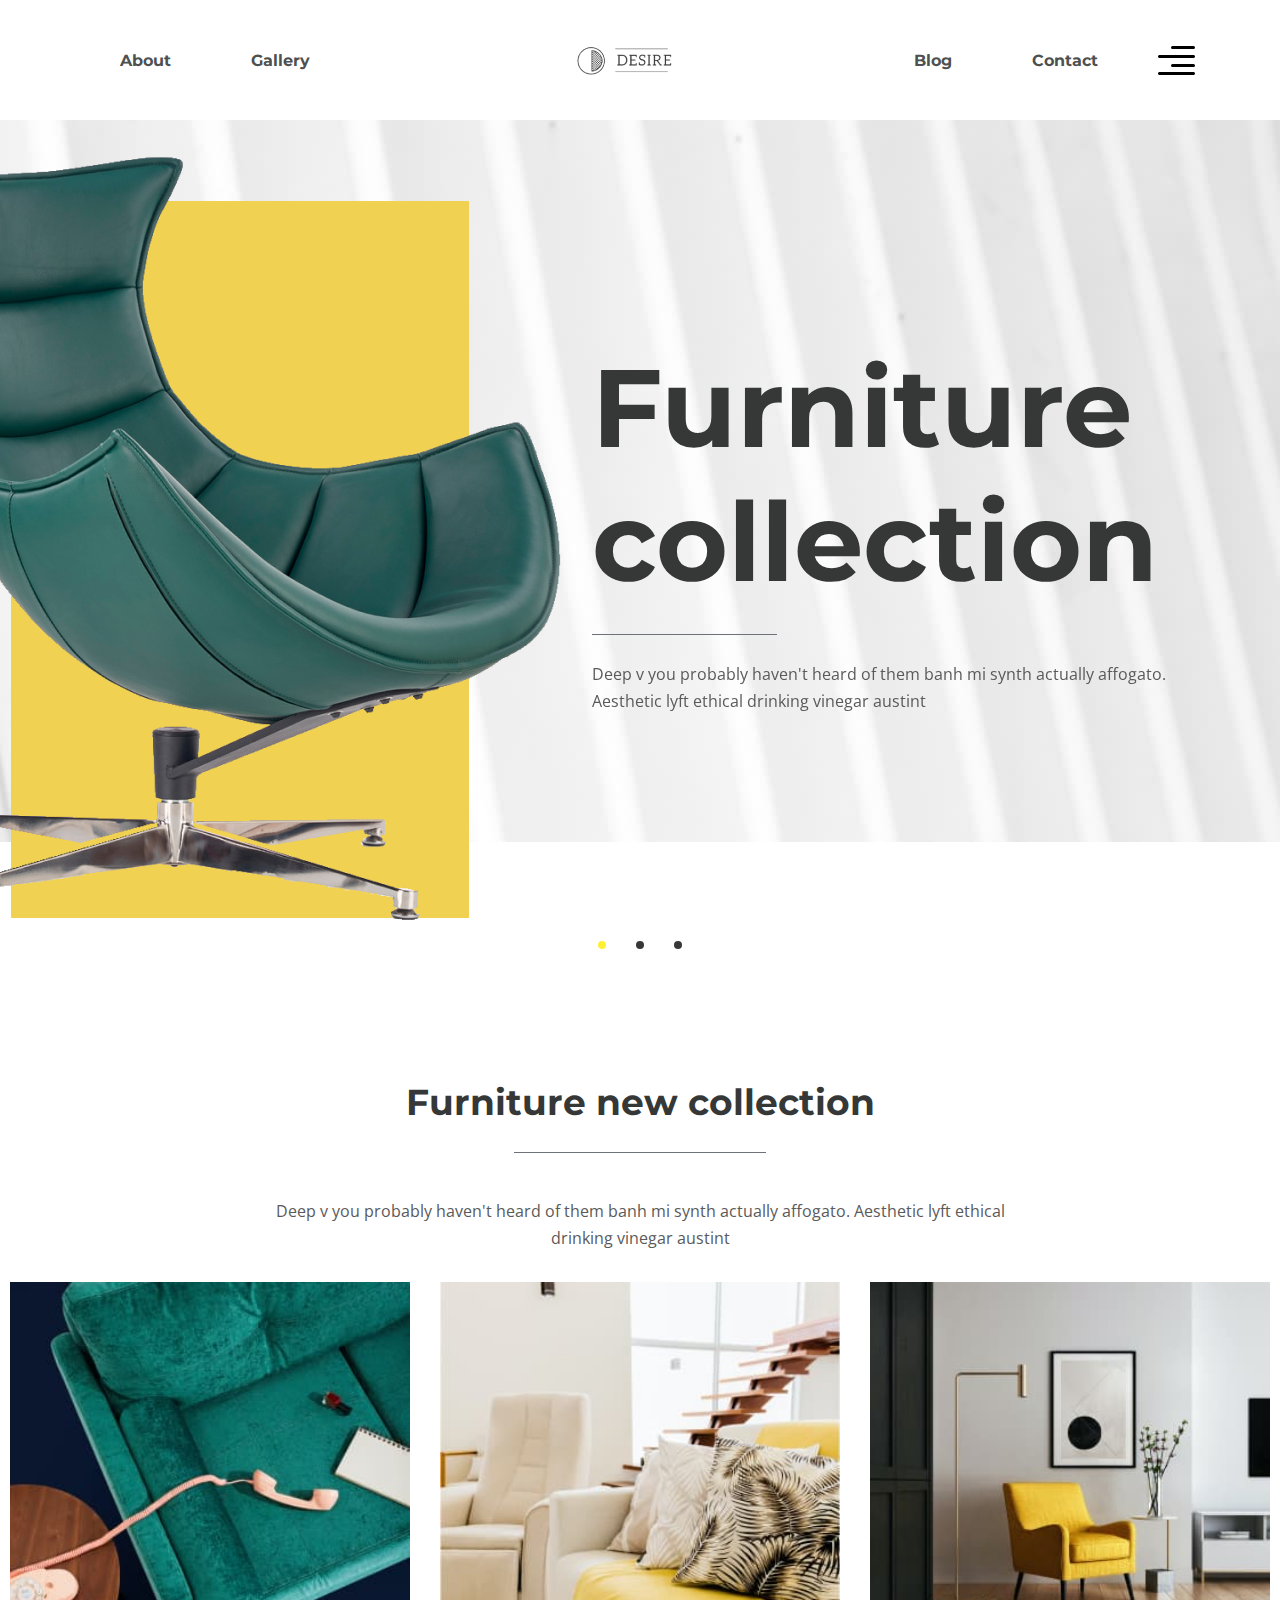
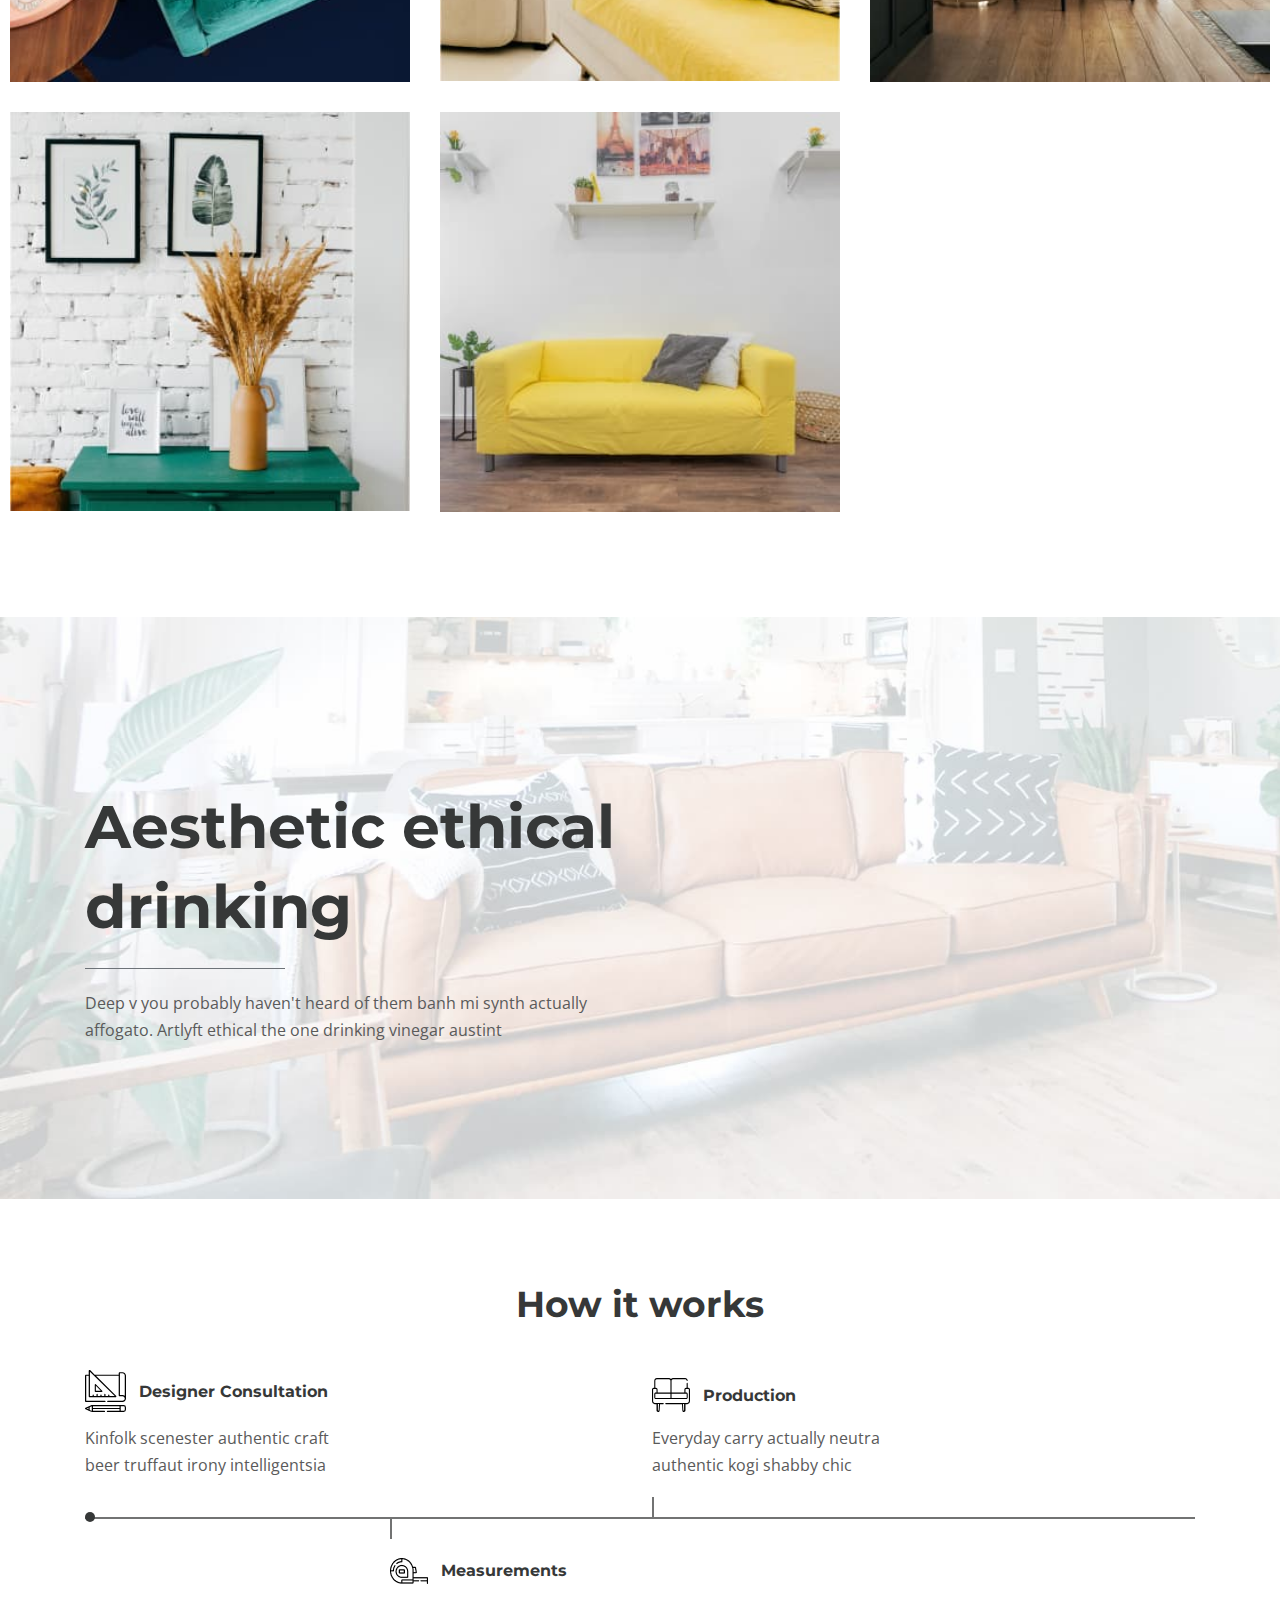
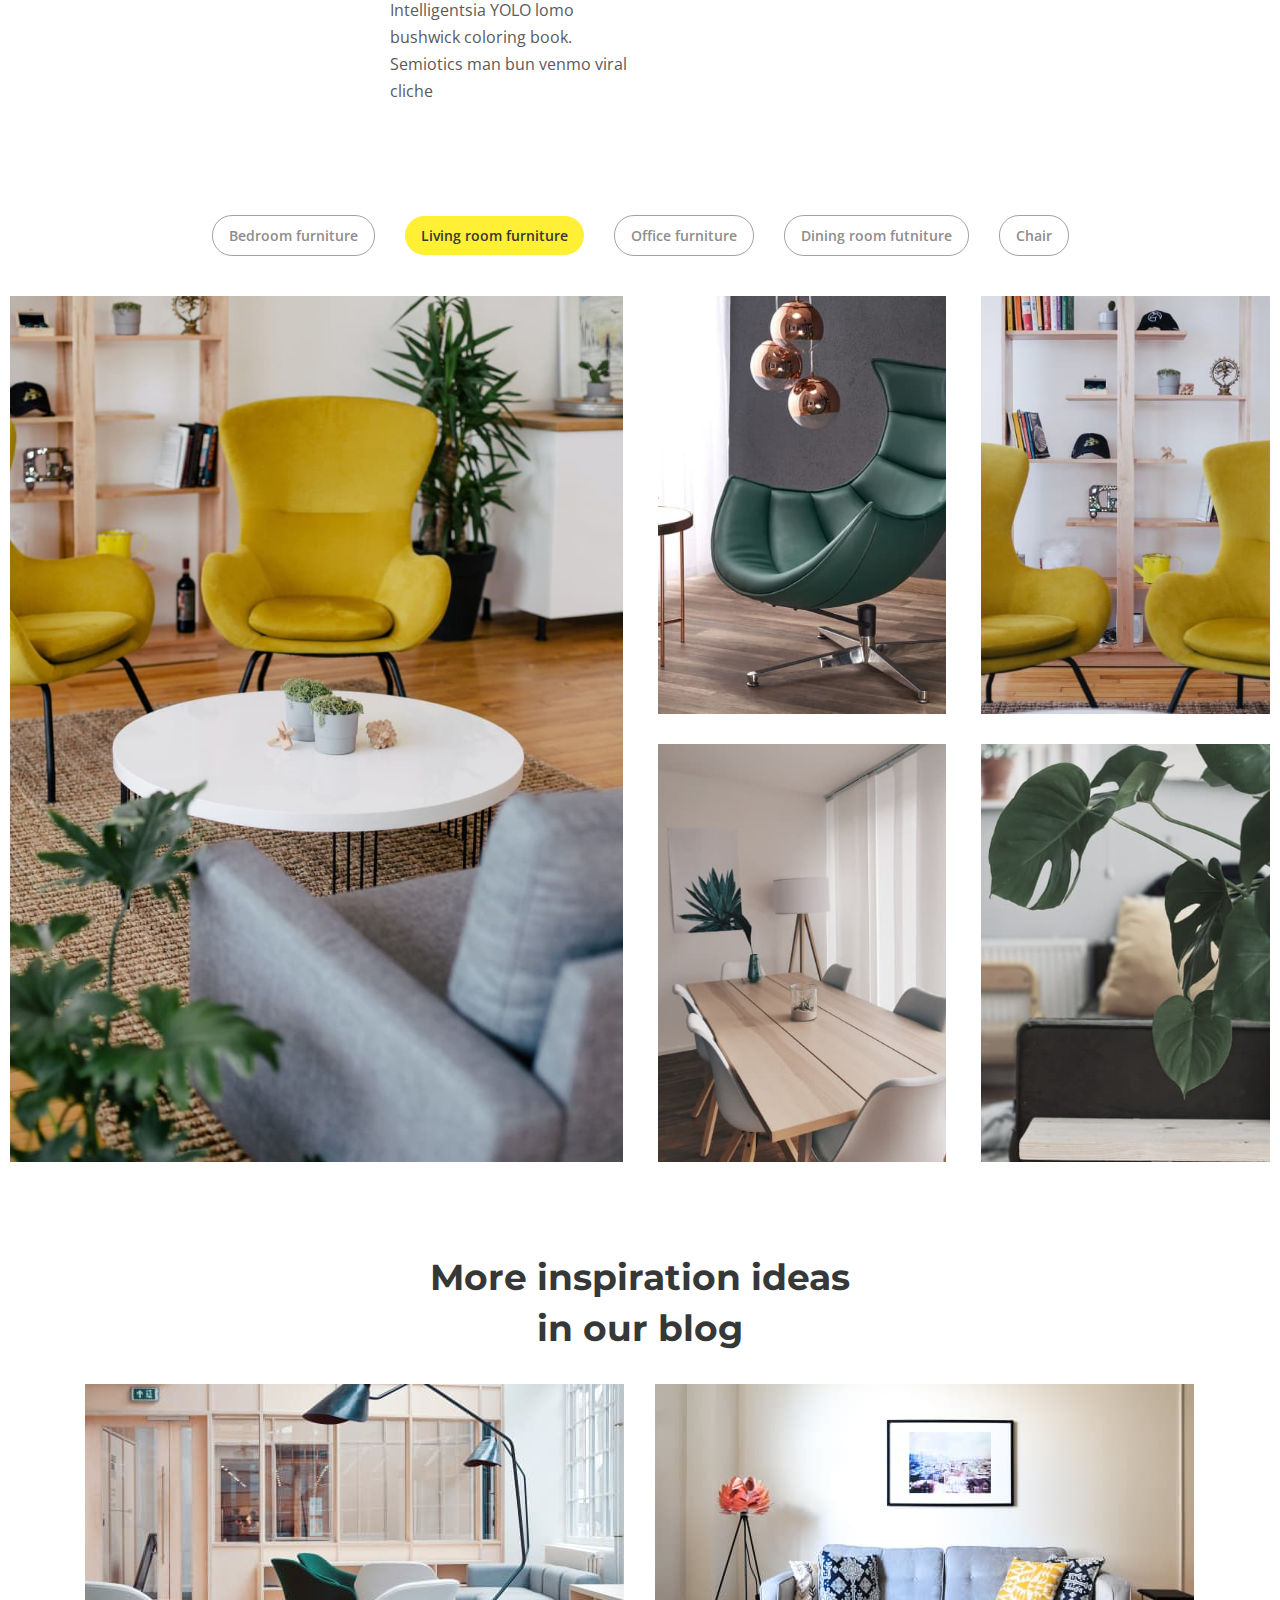
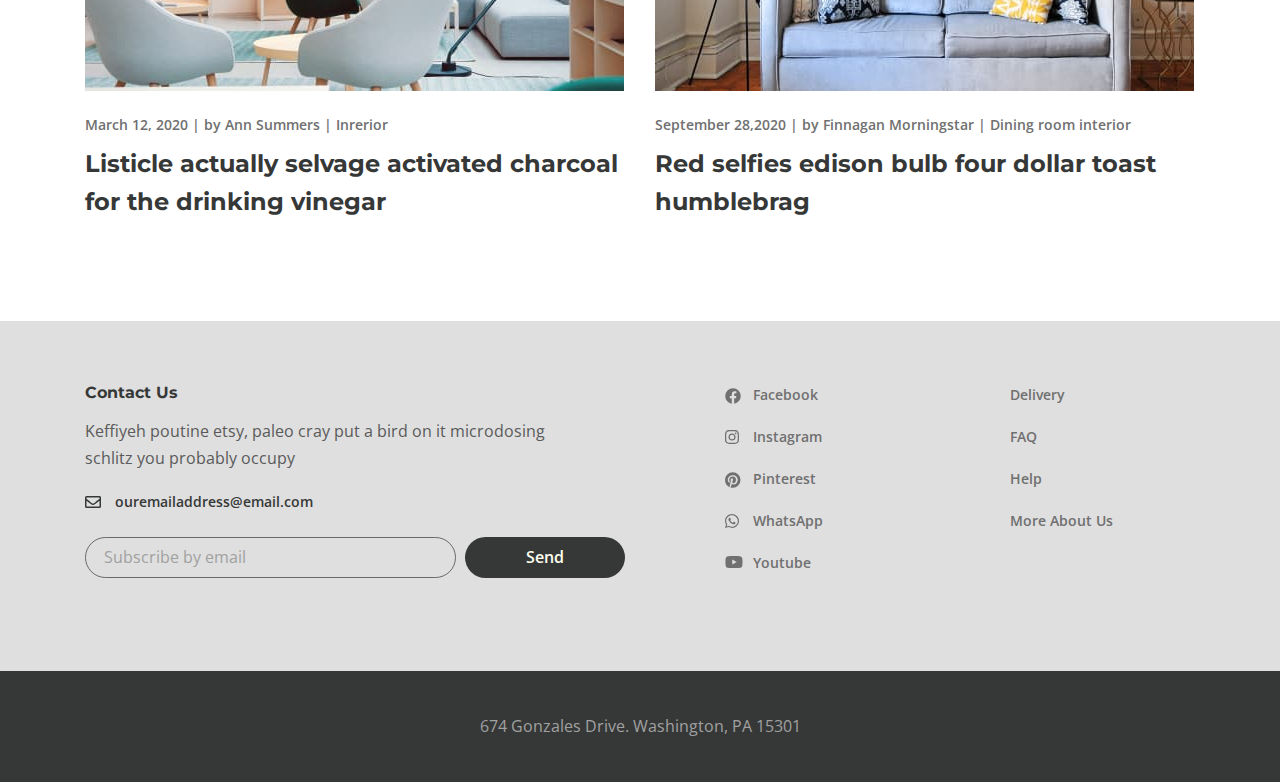
<file: index.html>
<!DOCTYPE html>
<html lang="en">
  <head>
    <meta charset="UTF-8" />
    <meta name="viewport" content="width=device-width, initial-scale=1.0" />
    <title>Document</title>
    <link rel="preconnect" href="https://fonts.googleapis.com" />
    <link rel="preconnect" href="https://fonts.gstatic.com" crossorigin />
    <link
      href="https://fonts.googleapis.com/css2?family=Montserrat:wght@700&family=Open+Sans:ital,wght@0,400;0,600;1,300&display=swap"
      rel="stylesheet"
    />
    <link rel="stylesheet" href="css/style.min.css" />
  </head>
  <body>
    <div class="wrapper">
      <header class="header">
        <div class="container">
          <div class="header__inner">
            <nav class="menu">
              <ul class="menu__list">
                <li class="menu__list-item">
                  <a href="./about.html" class="menu__list-link">About</a>
                </li>
                <li class="menu__list-item">
                  <a href="gallery.html" class="menu__list-link">Gallery</a>
                </li>
              </ul>
            </nav>
            <a class="logo" href="">
              <img src="./images/HomePage/nav/logo.png" alt="logo" />
            </a>
            <nav class="menu">
              <ul class="menu__list">
                <li class="menu__list-item"><a href="" class="menu__list-link">Blog</a></li>
                <li class="menu__list-item">
                  <a href="contact.html" class="menu__list-link">Contact</a>
                </li>
              </ul>
            </nav>
            <button class="header__btn-menu">
              <span></span>
              <span></span>
              <span></span>
            </button>
            <button class="header__btn">
              <img src="./images/HomePage/nav/icon_menu.svg" alt="icon menu" />
            </button>
            <div class="rightside-menu">
              <button class="rightside-menu__close">
                <img src="./images/HomePage/rightside-menu/close.svg" alt="close" />
              </button>
              <div class="rightside-menu__content">
                <a class="rightside-menu__logo" href="#">
                  <img src="./images/HomePage/rightside-menu/logo-big.png" alt="logo-big" />
                </a>
                <h4 class="rightside-menu__title">Furniture for life</h4>
                <p class="rightside-menu__text">
                  Sustainable hot chicken skateboard, dreamcatcher meggings actually squid.
                  Slow-carb everyday carry +1 art party microdosing, put a bird on it brooklyn
                </p>
                <img
                  class="rightside-menu__img"
                  src="./images/HomePage/rightside-menu/Rectangle.jpg"
                  alt="rightside furniture"
                />
              </div>
            </div>
          </div>
        </div>
      </header>
      <main class="main">
        <section class="top">
          <div class="top__inner">
            <div class="top__slider">
              <div class="top__slider-item">
                <img
                  class="top__slider-img"
                  src="./images/HomePage/slider-top/slider-img.png"
                  alt="slider"
                />
                <div class="top__slider-info">
                  <h2 class="top__slider-title">Furniture collection</h2>
                  <p class="top__slider-text">
                    Deep v you probably haven't heard of them banh mi synth actually affogato.
                    Aesthetic lyft ethical drinking vinegar austint
                  </p>
                </div>
              </div>
              <div class="top__slider-item">
                <img
                  class="top__slider-img"
                  src="./images/HomePage/slider-top/slider-img.png"
                  alt="slider"
                />
                <div class="top__slider-info">
                  <h2 class="top__slider-title">Furniture collection</h2>
                  <p class="top__slider-text">
                    Deep v you probably haven't heard of them banh mi synth actually affogato.
                    Aesthetic lyft ethical drinking vinegar austint
                  </p>
                </div>
              </div>
              <div class="top__slider-item">
                <img
                  class="top__slider-img"
                  src="./images/HomePage/slider-top/slider-img.png"
                  alt="slider"
                />
                <div class="top__slider-info">
                  <h2 class="top__slider-title">Furniture collection</h2>
                  <p class="top__slider-text">
                    Deep v you probably haven't heard of them banh mi synth actually affogato.
                    Aesthetic lyft ethical drinking vinegar austint
                  </p>
                </div>
              </div>
            </div>
          </div>
        </section>
        <section class="new-collection">
          <div class="container-fluid">
            <h3 class="new-collection__title">Furniture new collection</h3>
            <p class="new-collection__text">
              Deep v you probably haven't heard of them banh mi synth actually affogato. Aesthetic
              lyft ethical drinking vinegar austint
            </p>
            <div class="collection">
              <a class="collection__item" href="#">
                <img
                  class="collection__img"
                  src="./images/HomePage/collection/collection1.jpg"
                  alt=""
                />
                <div class="collection__info">
                  <h6 class="collection__info-title">Truffaut literally trust</h6>
                  <p class="collection__info-text">Living room furntiture | Chair</p>
                </div>
              </a>
              <a class="collection__item" href="#">
                <img
                  class="collection__img"
                  src="./images/HomePage/collection/collection2.jpg"
                  alt=""
                />
                <div class="collection__info">
                  <h6 class="collection__info-title">Truffaut literally trust</h6>
                  <p class="collection__info-text">Living room furntiture | Chair</p>
                </div>
              </a>
              <a class="collection__item" href="#">
                <img
                  class="collection__img"
                  src="./images/HomePage/collection/collection3.jpg"
                  alt=""
                />
                <div class="collection__info">
                  <h6 class="collection__info-title">Truffaut literally trust</h6>
                  <p class="collection__info-text">Living room furntiture | Chair</p>
                </div>
              </a>
              <a class="collection__item" href="#">
                <img
                  class="collection__img"
                  src="./images/HomePage/collection/collection4.jpg"
                  alt=""
                />
                <div class="collection__info">
                  <h6 class="collection__info-title">Truffaut literally trust</h6>
                  <p class="collection__info-text">Living room furntiture | Chair</p>
                </div>
              </a>
              <a class="collection__item" href="#">
                <img
                  class="collection__img"
                  src="./images/HomePage/collection/collection5.jpg"
                  alt=""
                />
                <div class="collection__info">
                  <h6 class="collection__info-title">Truffaut literally trust</h6>
                  <p class="collection__info-text">Living room furntiture | Chair</p>
                </div>
              </a>
            </div>
          </div>
        </section>
        <section class="decor">
          <div class="container">
            <h2 class="decor__title">Aesthetic ethical drinking</h2>
            <p class="decor__text">
              Deep v you probably haven't heard of them banh mi synth actually affogato. Artlyft
              ethical the one drinking vinegar austint
            </p>
          </div>
        </section>
        <section class="works-path">
          <div class="container">
            <h3 class="works-path__title">How it works</h3>
            <div class="works-path__items">
              <div class="works-path__items-box">
                <div class="works-path__item works-path__item--consultation">
                  <img class="works-path__item-img" src="./images/works-path1.svg" alt="icon" />
                  <h6 class="works-path__item-title">Designer Consultation</h6>
                  <p class="works-path__item-text">
                    Kinfolk scenester authentic craft beer truffaut irony intelligentsia 
                  </p>
                </div>
                <div class="works-path__item works-path__item--production">
                  <img class="works-path__item-img" src="./images/works-path2.svg" alt="icon" />
                  <h6 class="works-path__item-title">Production</h6>
                  <p class="works-path__item-text">
                    Everyday carry actually neutra authentic kogi shabby chic
                  </p>
                </div>
              </div>
              <div class="works-path__item works-path__item--measuring">
                <img class="works-path__item-img" src="./images/works-path3.png" alt="icon" />
                <h6 class="works-path__item-title">Measurements</h6>
                <p class="works-path__item-text">
                  Intelligentsia YOLO lomo bushwick coloring book. Semiotics man bun venmo viral
                  cliche
                </p>
              </div>
            </div>
          </div>
        </section>
        <div class="gallery">
          <div class="container-fluid">
            <div class="gallery__buttons">
              <button class="gallery__btn" data-filter=".bedroom">Bedroom furniture</button>
              <button class="gallery__btn" data-filter=".living">Living room furniture</button>
              <button class="gallery__btn" data-filter=".office">Office furniture</button>
              <button class="gallery__btn" data-filter=".dining">Dining room futniture</button>
              <button class="gallery__btn" data-filter=".chair">Chair</button>
            </div>
            <div class="gallery__inner">
              <div class="gallery__items mix bedroom">
                <a class="gallery__item" href="#">
                  <img src="./images/HomePage/gallery/1.jpg" alt="gallery" />
                </a>
                <a class="gallery__item" href="#">
                  <img src="./images/HomePage/gallery/2.jpg" alt="gallery" />
                </a>
                <a class="gallery__item" href="#">
                  <img src="./images/HomePage/gallery/3.jpg" alt="gallery" />
                </a>
                <a class="gallery__item" href="#">
                  <img src="./images/HomePage/gallery/4.jpg" alt="gallery" />
                </a>
                <a class="gallery__item" href="#">
                  <img src="./images/HomePage/gallery/5.jpg" alt="gallery" />
                </a>
              </div>

              <div class="gallery__items mix living">
                <a class="gallery__item" href="#">
                  <img src="./images/HomePage/gallery/1.jpg" alt="gallery" />
                </a>
                <a class="gallery__item" href="#">
                  <img src="./images/HomePage/gallery/2.jpg" alt="gallery" />
                </a>
                <a class="gallery__item" href="#">
                  <img src="./images/HomePage/gallery/3.jpg" alt="gallery" />
                </a>
                <a class="gallery__item" href="#">
                  <img src="./images/HomePage/gallery/4.jpg" alt="gallery" />
                </a>
                <a class="gallery__item" href="#">
                  <img src="./images/HomePage/gallery/5.jpg" alt="gallery" />
                </a>
              </div>

              <div class="gallery__items mix office">
                <a class="gallery__item" href="#">
                  <img src="./images/HomePage/gallery/1.jpg" alt="gallery" />
                </a>
                <a class="gallery__item" href="#">
                  <img src="./images/HomePage/gallery/2.jpg" alt="gallery" />
                </a>
                <a class="gallery__item" href="#">
                  <img src="./images/HomePage/gallery/3.jpg" alt="gallery" />
                </a>
                <a class="gallery__item" href="#">
                  <img src="./images/HomePage/gallery/4.jpg" alt="gallery" />
                </a>
                <a class="gallery__item" href="#">
                  <img src="./images/HomePage/gallery/5.jpg" alt="gallery" />
                </a>
              </div>

              <div class="gallery__items mix dining">
                <a class="gallery__item" href="#">
                  <img src="./images/HomePage/gallery/1.jpg" alt="gallery" />
                </a>
                <a class="gallery__item" href="#">
                  <img src="./images/HomePage/gallery/2.jpg" alt="gallery" />
                </a>
                <a class="gallery__item" href="#">
                  <img src="./images/HomePage/gallery/3.jpg" alt="gallery" />
                </a>
                <a class="gallery__item" href="#">
                  <img src="./images/HomePage/gallery/4.jpg" alt="gallery" />
                </a>
                <a class="gallery__item" href="#">
                  <img src="./images/HomePage/gallery/5.jpg" alt="gallery" />
                </a>
              </div>

              <div class="gallery__items mix chair">
                <a class="gallery__item" href="#">
                  <img src="./images/HomePage/gallery/1.jpg" alt="gallery" />
                </a>
                <a class="gallery__item" href="#">
                  <img src="./images/HomePage/gallery/2.jpg" alt="gallery" />
                </a>
                <a class="gallery__item" href="#">
                  <img src="./images/HomePage/gallery/3.jpg" alt="gallery" />
                </a>
                <a class="gallery__item" href="#">
                  <img src="./images/HomePage/gallery/4.jpg" alt="gallery" />
                </a>
                <a class="gallery__item" href="#">
                  <img src="./images/HomePage/gallery/5.jpg" alt="gallery" />
                </a>
              </div>
            </div>
          </div>
        </div>

        <section class="blog-box">
          <div class="container">
            <h3 class="blog-box__title">More inspiration ideas in our blog</h3>
            <div class="blog-box__items">
              <div class="blog-box__item">
                <a class="blog-box__img-link" href="#">
                  <img
                    class="blog-box__img"
                    src="./images/HomePage/blog-box/blog-box1.jpg"
                    alt=""
                  />
                </a>
                <div class="blog-box__links">
                  <span class="blog-box__date">March 12, 2020</span> |
                  <a class="blog-box__author" href="#">by Ann Summers</a> |
                  <a class="blog-box__theme" href="#">Inrerior</a>
                </div>
                <a class="blog-box__item-titlelink" href="#"
                  ><h4 class="blog-box__item-title">
                    Listicle actually selvage activated charcoal for the drinking vinegar
                  </h4></a
                >
              </div>
              <div class="blog-box__item">
                <a class="blog-box__img-link" href="#">
                  <img
                    class="blog-box__img"
                    src="./images/HomePage/blog-box/blog-box2.jpg"
                    alt=""
                  />
                </a>
                <div class="blog-box__links">
                  <span class="blog-box__date">September 28,2020</span> |
                  <a class="blog-box__author" href="#">by Finnagan Morningstar</a> |
                  <a class="blog-box__theme" href="#">Dining room interior</a>
                </div>
                <a class="blog-box__item-titlelink" href="#"
                  ><h4 class="blog-box__item-title">
                    Red selfies edison bulb four dollar toast humblebrag
                  </h4></a
                >
              </div>
            </div>
          </div>
        </section>
      </main>
      <footer class="footer">
        <div class="footer__content">
          <div class="container">
            <div class="footer__inner">
              <div class="footer__info">
                <h6 class="footer__info-title">Contact Us</h6>
                <p class="footer__info-text">
                  Keffiyeh poutine etsy, paleo cray put a bird on it microdosing schlitz you
                  probably occupy
                </p>
                <a class="info-email" href="mailto:ouremailaddress@email.com"
                  >ouremailaddress@email.com</a
                >
                <form class="footer__form">
                  <input class="footer__form-input" type="email" placeholder="Subscribe by email" />
                  <button class="footer__form-btn">Send</button>
                </form>
              </div>
              <ul class="footer__social">
                <li class="footer__social-item">
                  <a class="footer__social-link footer__social-link--facebook" href="">Facebook</a>
                </li>
                <li class="footer__social-item">
                  <a class="footer__social-link footer__social-link--instagram" href=""
                    >Instagram</a
                  >
                </li>
                <li class="footer__social-item">
                  <a class="footer__social-link footer__social-link--pinterest" href=""
                    >Pinterest</a
                  >
                </li>
                <li class="footer__social-item">
                  <a class="footer__social-link footer__social-link--whatsapp" href="">WhatsApp</a>
                </li>
                <li class="footer__social-item">
                  <a class="footer__social-link footer__social-link--youtube" href="">Youtube</a>
                </li>
              </ul>
              <nav class="footer__menu">
                <ul class="footer__menu-list">
                  <li class="footer__menu-item">
                    <a class="footer__menu-link" href="">Delivery</a>
                  </li>
                  <li class="footer__menu-item"><a class="footer__menu-link" href="">FAQ</a></li>
                  <li class="footer__menu-item"><a class="footer__menu-link" href="">Help</a></li>
                  <li class="footer__menu-item">
                    <a class="footer__menu-link" href="">More About Us</a>
                  </li>
                </ul>
              </nav>
            </div>
          </div>
        </div>
        <div class="footer__copyright">
          <div class="container"><p>674 Gonzales Drive. Washington, PA 15301</p></div>
        </div>
      </footer>
    </div>
    <script src="js/main.min.js"></script>
  </body>
</html>
</file>
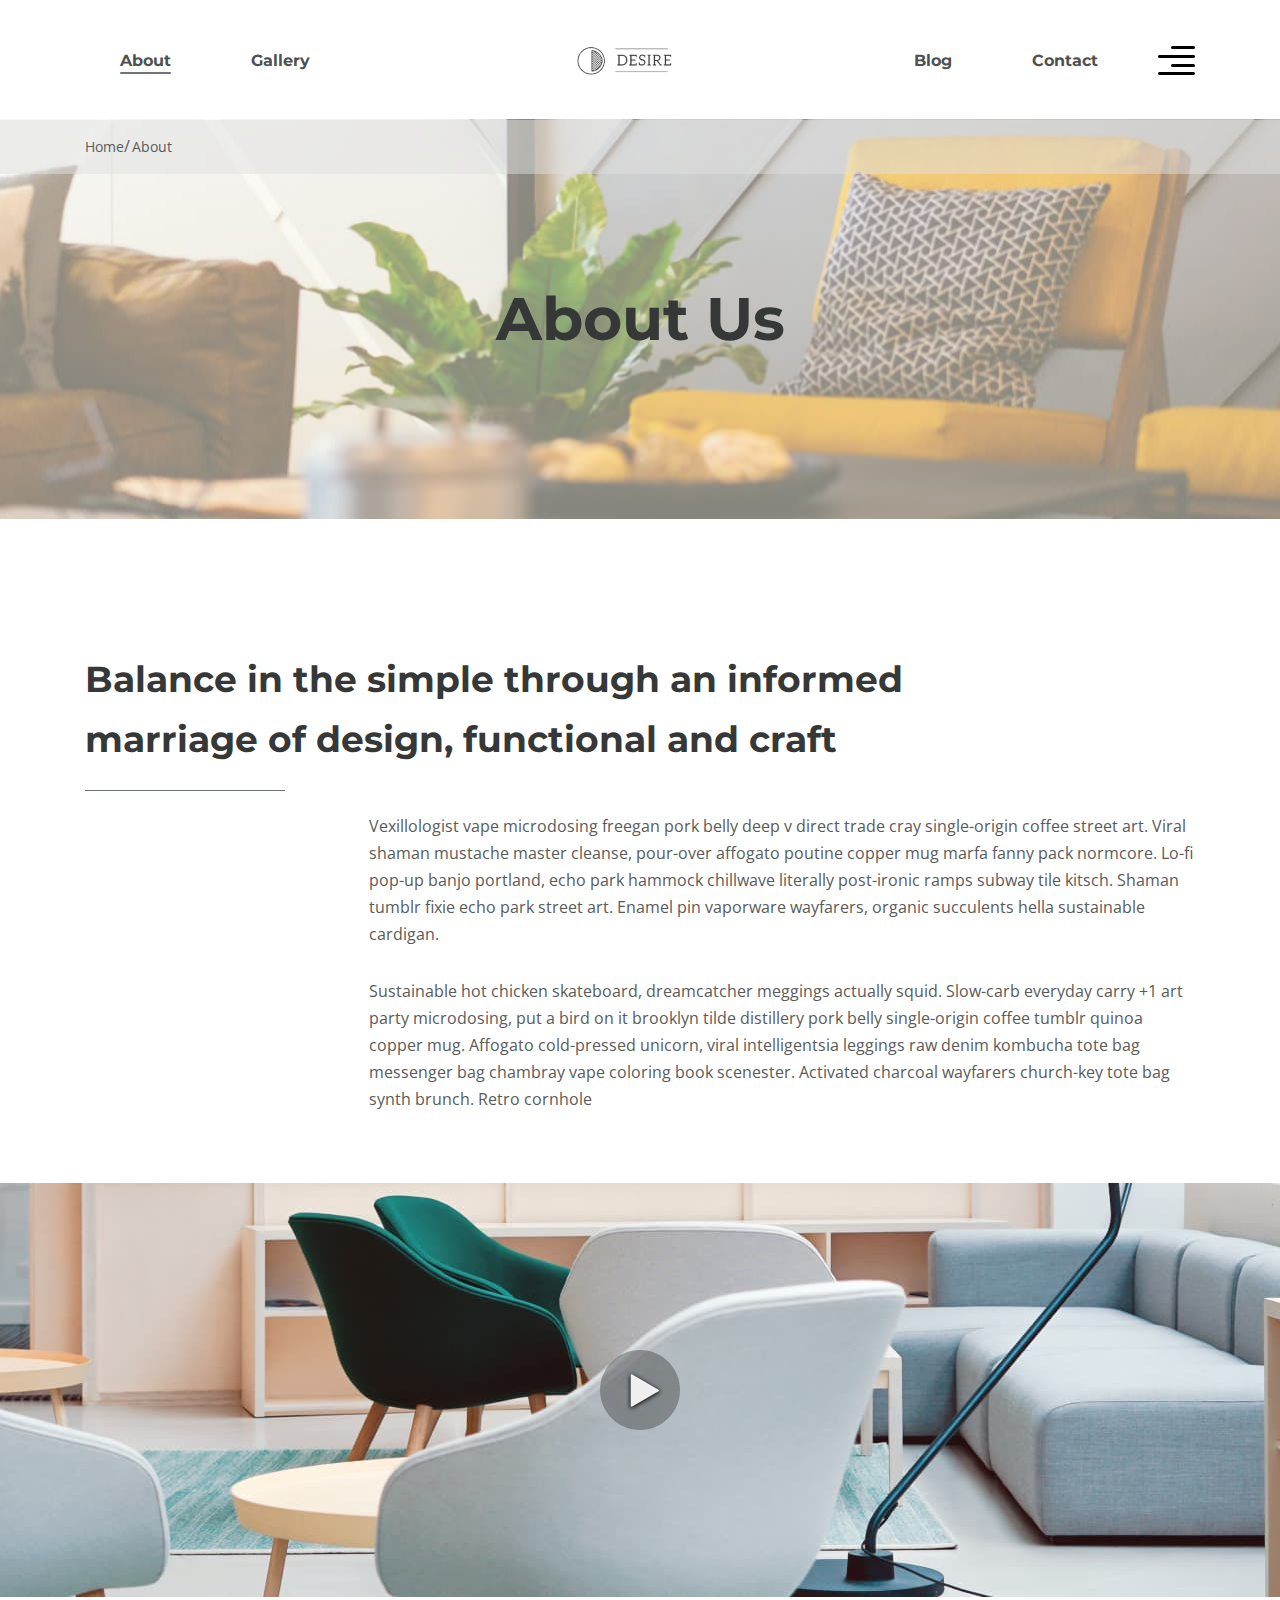
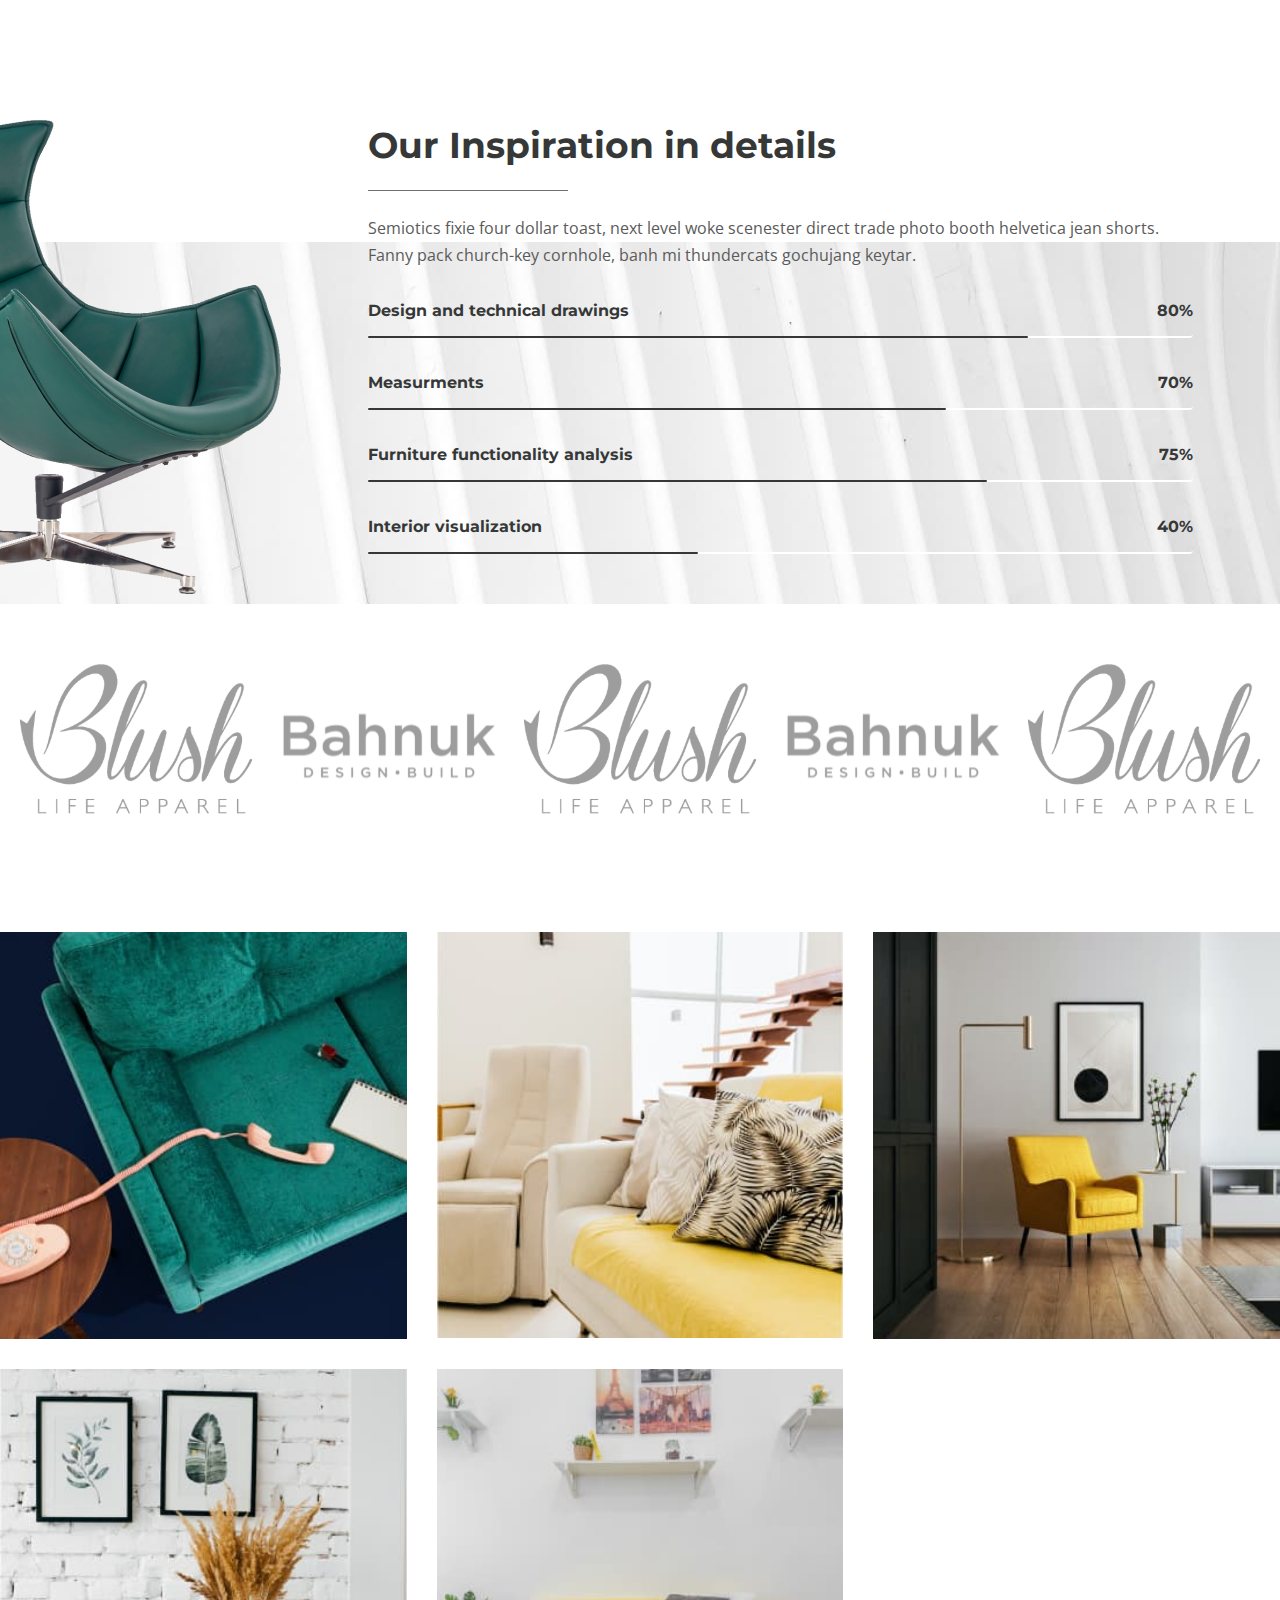
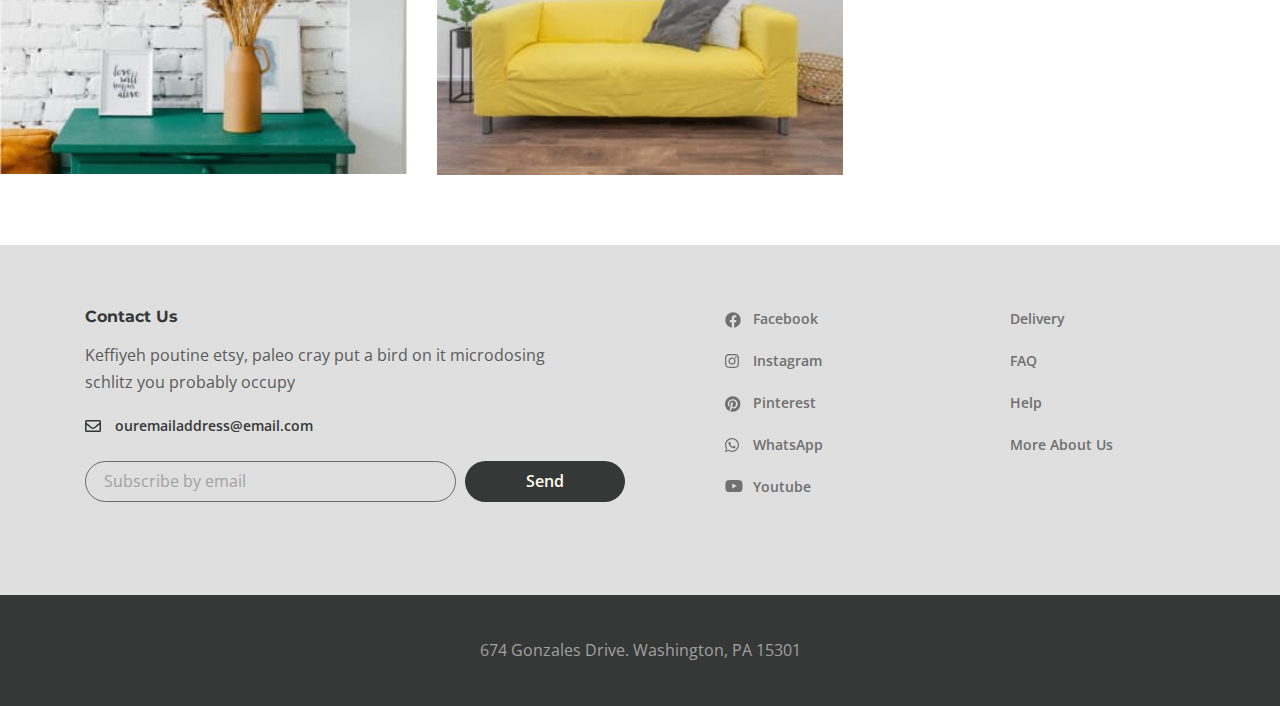
<file: about.html>
<!DOCTYPE html>
<html lang="en">
  <head>
    <meta charset="UTF-8" />
    <meta name="viewport" content="width=device-width, initial-scale=1.0" />
    <title>Document</title>
    <link rel="preconnect" href="https://fonts.googleapis.com" />
    <link rel="preconnect" href="https://fonts.gstatic.com" crossorigin />
    <link
      href="https://fonts.googleapis.com/css2?family=Montserrat:wght@700&family=Open+Sans:ital,wght@0,400;0,600;1,300&display=swap"
      rel="stylesheet"
    />
    <link rel="stylesheet" href="css/style.min.css" />
  </head>
  <body>
    <div class="wrapper">
      <header class="header">
        <div class="container">
          <div class="header__inner">
            <nav class="menu">
              <ul class="menu__list">
                <li class="menu__list-item">
                  <a href="about.html" class="menu__list-link menu__list-link--active">About</a>
                </li>
                <li class="menu__list-item">
                  <a href="gallery.html" class="menu__list-link">Gallery</a>
                </li>
              </ul>
            </nav>
            <a class="logo" href="index.html">
              <img src="./images/HomePage/nav/logo.png" alt="logo" />
            </a>
            <nav class="menu">
              <ul class="menu__list">
                <li class="menu__list-item"><a href="blog.html" class="menu__list-link">Blog</a></li>
                <li class="menu__list-item">
                  <a href="contact.html" class="menu__list-link">Contact</a>
                </li>
              </ul>
            </nav>
            <button class="header__btn-menu">
              <span></span>
              <span></span>
              <span></span>
            </button>
            <button class="header__btn">
              <img src="./images/HomePage/nav/icon_menu.svg" alt="icon menu" />
            </button>
            <div class="rightside-menu">
              <button class="rightside-menu__close">
                <img src="./images/HomePage/rightside-menu/close.svg" alt="close" />
              </button>
              <div class="rightside-menu__content">
                <a class="rightside-menu__logo" href="#">
                  <img src="./images/HomePage/rightside-menu/logo-big.png" alt="logo-big" />
                </a>
                <h4 class="rightside-menu__title">Furniture for life</h4>
                <p class="rightside-menu__text">
                  Sustainable hot chicken skateboard, dreamcatcher meggings actually squid.
                  Slow-carb everyday carry +1 art party microdosing, put a bird on it brooklyn
                </p>
                <img
                  class="rightside-menu__img"
                  src="./images/HomePage/rightside-menu/Rectangle.jpg"
                  alt="rightside furniture"
                />
              </div>
            </div>
          </div>
        </div>
      </header>
      <main class="main">
        <div class="breadcrumbs">
          <div class="container">
            <ul class="breadcrumbs__list">
              <li class="breadcrumbs__item">
                <a class="breadcrumbs__link" href="./index.html">Home</a>
              </li>
              <li class="breadcrumbs__item">
                <a class="breadcrumbs__link" href="about.html">About</a>
              </li>
            </ul>
          </div>
        </div>
        <section class="about">
          <div class="about__preview">
            <div class="container">
              <h2 class="about__prev-title">About Us</h2>
            </div>
          </div>
          <div class="about__content">
            <div class="container">
              <h3 class="about__title">
                Balance in the simple through an informed marriage of design, functional and craft
              </h3>
              <div class="about__text">
                <p>
                  Vexillologist vape microdosing freegan pork belly deep v direct trade cray
                  single-origin coffee street art. Viral shaman mustache master cleanse, pour-over
                  affogato poutine copper mug marfa fanny pack normcore. Lo-fi pop-up banjo
                  portland, echo park hammock chillwave literally post-ironic ramps subway tile
                  kitsch. Shaman tumblr fixie echo park street art. Enamel pin vaporware wayfarers,
                  organic succulents hella sustainable cardigan.
                </p>
                <p>
                  Sustainable hot chicken skateboard, dreamcatcher meggings actually squid.
                  Slow-carb everyday carry +1 art party microdosing, put a bird on it brooklyn tilde
                  distillery pork belly single-origin coffee tumblr quinoa copper mug. Affogato
                  cold-pressed unicorn, viral intelligentsia leggings raw denim kombucha tote bag
                  messenger bag chambray vape coloring book scenester. Activated charcoal wayfarers
                  church-key tote bag synth brunch. Retro cornhole
                </p>
              </div>
            </div>
          </div>
          <div class="about__popup">
            <a class="about__popup-play" data-fancybox href="https://youtu.be/VQOJaYUPZR8">
              <img
                class="about__popup-imgbtn"
                src="./images/AboutPage/Popup/play_button.svg"
                alt="play button"
              />
            </a>
          </div>
        </section>
        <section class="inspiration">
          <div class="container-fluid">
            <div class="inspiration__inner">
              <img
                class="inspiration__img"
                src="./images/AboutPage/inspiration/Green_chair.png"
                alt="images"
              />
              <div class="inspiration__content">
                <h3 class="inspiration__title">Our Inspiration in details</h3>
                <p class="inspiration__text">
                  Semiotics fixie four dollar toast, next level woke scenester direct trade photo
                  booth helvetica jean shorts. Fanny pack church-key cornhole, banh mi thundercats
                  gochujang keytar.
                </p>
                <ul class="inspiration__list">
                  <li class="inspiration__item">
                    <div class="inspiration__item-content">
                      <p class="inspiration__item-text">Design and technical drawings</p>
                      <p class="inspiration__num">80%</p>
                    </div>
                    <div class="inspiration__line" style="width: 80%"></div>
                  </li>
                  <li class="inspiration__item">
                    <div class="inspiration__item-content">
                      <p class="inspiration__item-text">Measurments</p>
                      <p class="inspiration__num">70%</p>
                    </div>
                    <div class="inspiration__line" style="width: 70%"></div>
                  </li>
                  <li class="inspiration__item">
                    <div class="inspiration__item-content">
                      <p class="inspiration__item-text">Furniture functionality analysis</p>
                      <p class="inspiration__num">75%</p>
                    </div>
                    <div class="inspiration__line" style="width: 75%"></div>
                  </li>
                  <li class="inspiration__item">
                    <div class="inspiration__item-content">
                      <p class="inspiration__item-text">Interior visualization</p>
                      <p class="inspiration__num">40%</p>
                    </div>
                    <div class="inspiration__line" style="width: 40%"></div>
                  </li>
                </ul>
              </div>
            </div>
          </div>
        </section>
        <div class="partner">
          <div class="container-fluid">
            <div class="partner__items">
              <img class="partner__item" src="./images/AboutPage/partner/blush.svg" alt="partner" />
              <img
                class="partner__item"
                src="./images/AboutPage/partner/bahnuk.svg"
                alt="partner"
              />
              <img class="partner__item" src="./images/AboutPage/partner/blush.svg" alt="partner" />
              <img
                class="partner__item"
                src="./images/AboutPage/partner/bahnuk.svg"
                alt="partner"
              />
              <img class="partner__item" src="./images/AboutPage/partner/blush.svg" alt="partner" />
            </div>
          </div>
        </div>
        <div class="collection">
          <a class="collection__item" href="#">
            <img
              class="collection__img"
              src="./images/HomePage/collection/collection1.jpg"
              alt=""
            />
            <div class="collection__info">
              <h6 class="collection__info-title">Truffaut literally trust</h6>
              <p class="collection__info-text">Living room furntiture | Chair</p>
            </div>
          </a>
          <a class="collection__item" href="#">
            <img
              class="collection__img"
              src="./images/HomePage/collection/collection2.jpg"
              alt=""
            />
            <div class="collection__info">
              <h6 class="collection__info-title">Truffaut literally trust</h6>
              <p class="collection__info-text">Living room furntiture | Chair</p>
            </div>
          </a>
          <a class="collection__item" href="#">
            <img
              class="collection__img"
              src="./images/HomePage/collection/collection3.jpg"
              alt=""
            />
            <div class="collection__info">
              <h6 class="collection__info-title">Truffaut literally trust</h6>
              <p class="collection__info-text">Living room furntiture | Chair</p>
            </div>
          </a>
          <a class="collection__item" href="#">
            <img
              class="collection__img"
              src="./images/HomePage/collection/collection4.jpg"
              alt=""
            />
            <div class="collection__info">
              <h6 class="collection__info-title">Truffaut literally trust</h6>
              <p class="collection__info-text">Living room furntiture | Chair</p>
            </div>
          </a>
          <a class="collection__item" href="#">
            <img
              class="collection__img"
              src="./images/HomePage/collection/collection5.jpg"
              alt=""
            />
            <div class="collection__info">
              <h6 class="collection__info-title">Truffaut literally trust</h6>
              <p class="collection__info-text">Living room furntiture | Chair</p>
            </div>
          </a>
        </div>
      </main>
      <footer class="footer">
        <div class="footer__content">
          <div class="container">
            <div class="footer__inner">
              <div class="footer__info">
                <h6 class="footer__info-title">Contact Us</h6>
                <p class="footer__info-text">
                  Keffiyeh poutine etsy, paleo cray put a bird on it microdosing schlitz you
                  probably occupy
                </p>
                <a class="info-email" href="mailto:ouremailaddress@email.com"
                  >ouremailaddress@email.com</a
                >
                <form class="footer__form">
                  <input class="footer__form-input" type="email" placeholder="Subscribe by email" />
                  <button class="footer__form-btn">Send</button>
                </form>
              </div>
              <ul class="footer__social">
                <li class="footer__social-item">
                  <a class="footer__social-link footer__social-link--facebook" href="">Facebook</a>
                </li>
                <li class="footer__social-item">
                  <a class="footer__social-link footer__social-link--instagram" href=""
                    >Instagram</a
                  >
                </li>
                <li class="footer__social-item">
                  <a class="footer__social-link footer__social-link--pinterest" href=""
                    >Pinterest</a
                  >
                </li>
                <li class="footer__social-item">
                  <a class="footer__social-link footer__social-link--whatsapp" href="">WhatsApp</a>
                </li>
                <li class="footer__social-item">
                  <a class="footer__social-link footer__social-link--youtube" href="">Youtube</a>
                </li>
              </ul>
              <nav class="footer__menu">
                <ul class="footer__menu-list">
                  <li class="footer__menu-item">
                    <a class="footer__menu-link" href="">Delivery</a>
                  </li>
                  <li class="footer__menu-item"><a class="footer__menu-link" href="">FAQ</a></li>
                  <li class="footer__menu-item"><a class="footer__menu-link" href="">Help</a></li>
                  <li class="footer__menu-item">
                    <a class="footer__menu-link" href="">More About Us</a>
                  </li>
                </ul>
              </nav>
            </div>
          </div>
        </div>
        <div class="footer__copyright">
          <div class="container"><p>674 Gonzales Drive. Washington, PA 15301</p></div>
        </div>
      </footer>
    </div>
    <script src="js/main.min.js"></script>
  </body>
</html>
</file>
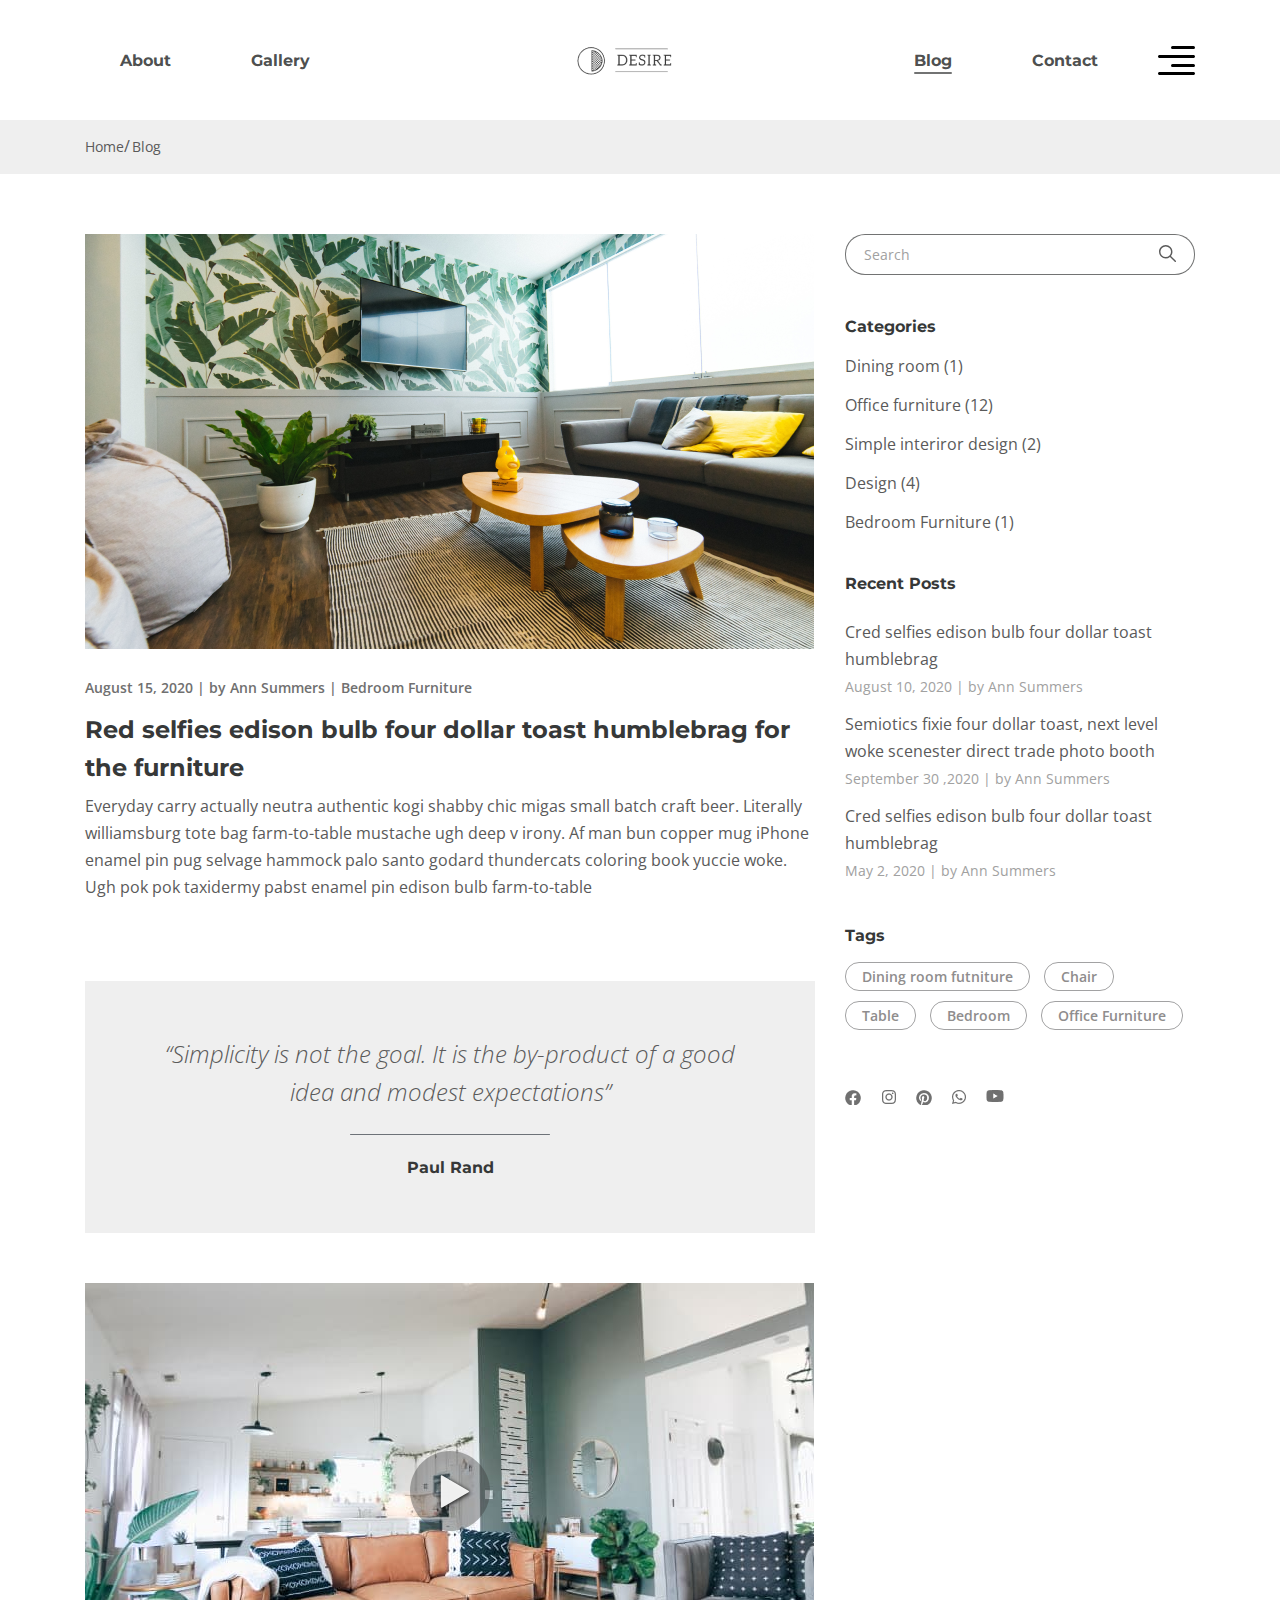
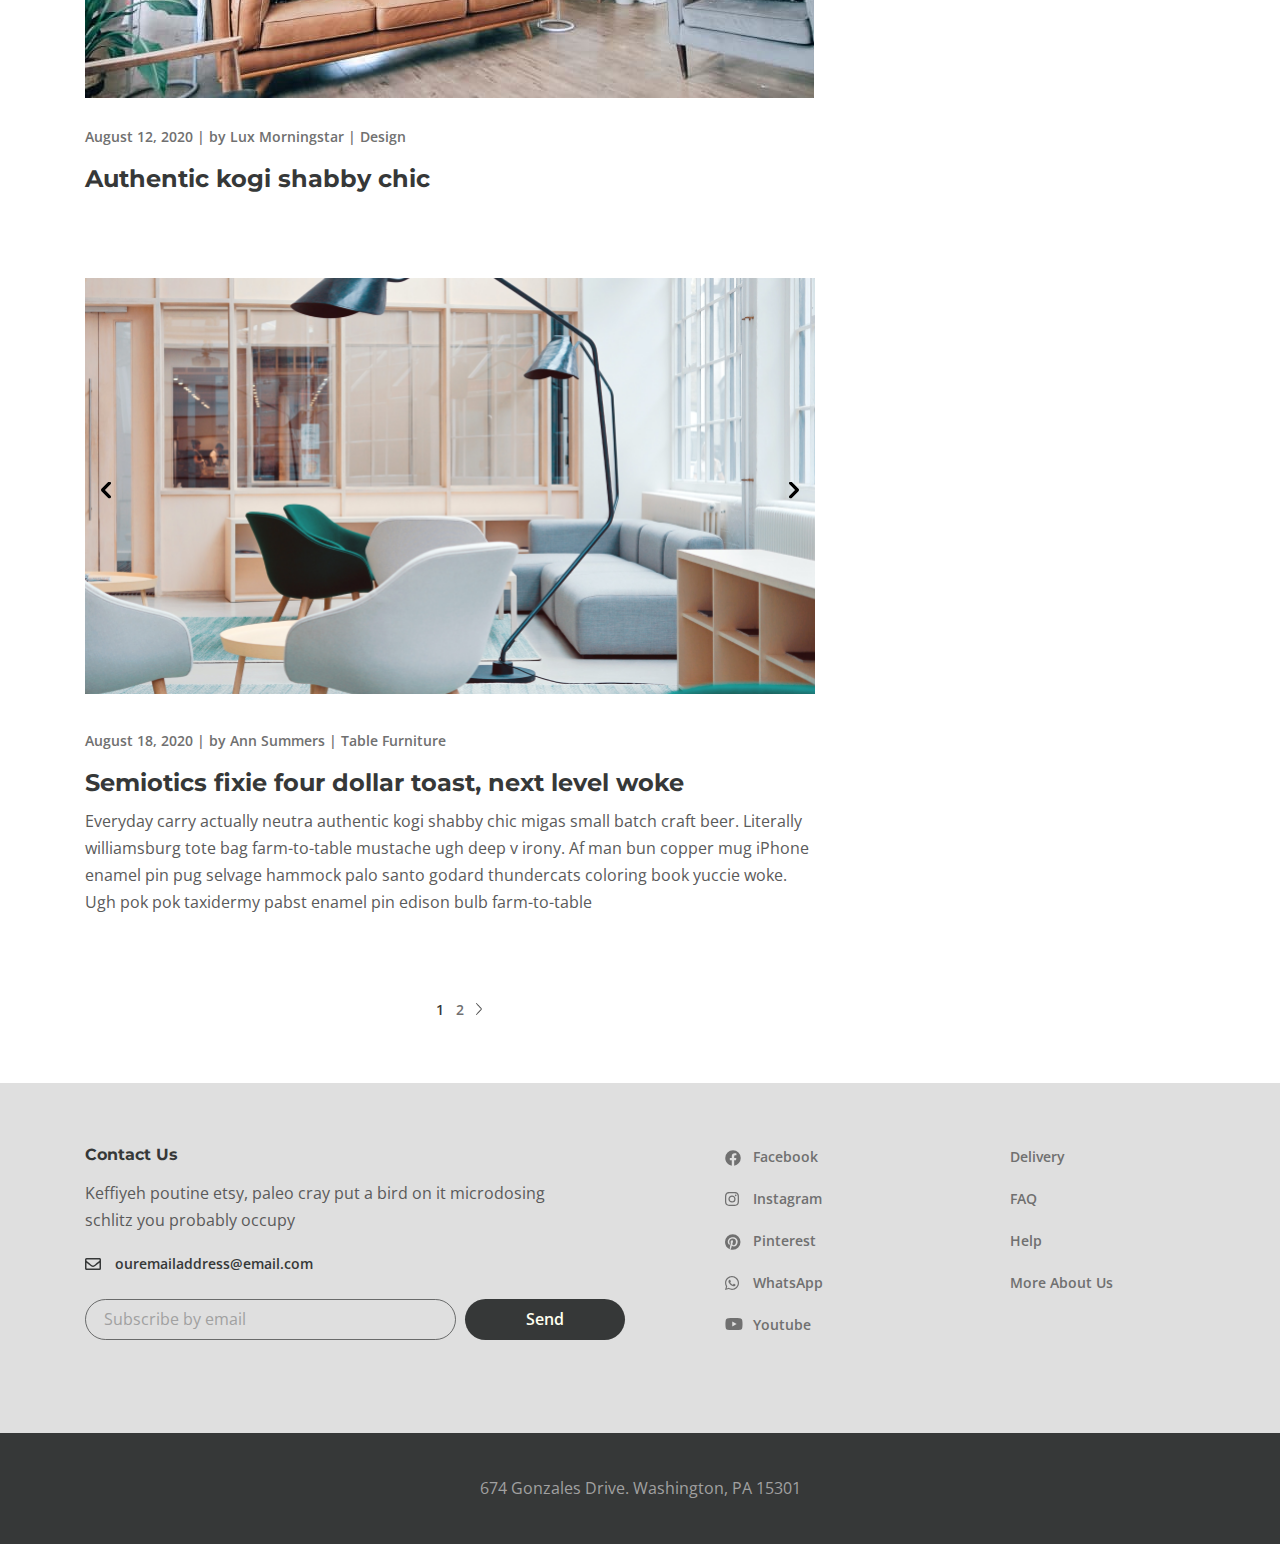
<file: blog.html>
<!DOCTYPE html>
<html lang="en">
  <head>
    <meta charset="UTF-8" />
    <meta name="viewport" content="width=device-width, initial-scale=1.0" />
    <title>Document</title>
    <link rel="preconnect" href="https://fonts.googleapis.com" />
    <link rel="preconnect" href="https://fonts.gstatic.com" crossorigin />
    <link
      href="https://fonts.googleapis.com/css2?family=Montserrat:wght@700&family=Open+Sans:ital,wght@0,400;0,600;1,300&display=swap"
      rel="stylesheet"
    />
    <link rel="stylesheet" href="css/style.min.css" />
  </head>
  <body>
    <div class="wrapper">
      <header class="header">
        <div class="container">
          <div class="header__inner">
            <nav class="menu">
              <ul class="menu__list">
                <li class="menu__list-item">
                  <a href="about.html" class="menu__list-link">About</a>
                </li>
                <li class="menu__list-item">
                  <a href="gallery.html" class="menu__list-link">Gallery</a>
                </li>
              </ul>
            </nav>
            <a class="logo" href="index.html">
              <img src="./images/HomePage/nav/logo.png" alt="logo" />
            </a>
            <nav class="menu">
              <ul class="menu__list">
                <li class="menu__list-item">
                  <a href="blog.html" class="menu__list-link menu__list-link--active">Blog</a>
                </li>
                <li class="menu__list-item">
                  <a href="contact.html" class="menu__list-link">Contact</a>
                </li>
              </ul>
            </nav>
            <button class="header__btn-menu">
              <span></span>
              <span></span>
              <span></span>
            </button>
            <button class="header__btn">
              <img src="./images/HomePage/nav/icon_menu.svg" alt="icon menu" />
            </button>
            <div class="rightside-menu">
              <button class="rightside-menu__close">
                <img src="./images/HomePage/rightside-menu/close.svg" alt="close" />
              </button>
              <div class="rightside-menu__content">
                <a class="rightside-menu__logo" href="#">
                  <img src="./images/HomePage/rightside-menu/logo-big.png" alt="logo-big" />
                </a>
                <h4 class="rightside-menu__title">Furniture for life</h4>
                <p class="rightside-menu__text">
                  Sustainable hot chicken skateboard, dreamcatcher meggings actually squid.
                  Slow-carb everyday carry +1 art party microdosing, put a bird on it brooklyn
                </p>
                <img
                  class="rightside-menu__img"
                  src="./images/HomePage/rightside-menu/Rectangle.jpg"
                  alt="rightside furniture"
                />
              </div>
            </div>
          </div>
        </div>
      </header>
      <main class="main">
        <div class="breadcrumbs">
          <div class="container">
            <ul class="breadcrumbs__list">
              <li class="breadcrumbs__item">
                <a class="breadcrumbs__link" href="index.html">Home</a>
              </li>
              <li class="breadcrumbs__item">
                <a class="breadcrumbs__link" href="blog.html">Blog</a>
              </li>
            </ul>
          </div>
        </div>

        <section class="blog">
          <div class="container">
            <div class="blog__inner">
              <div class="blog__items">
                <div class="blog__item">
                  <img class="blog__item-img" src="images/BlogPage/Content/1.png" alt="" />
                  <div class="blog__item-info">
                    <span class="blog__item-date">August 15, 2020 </span> |
                    <a class="blog__item-author" href="">by Ann Summers</a> |
                    <a class="blog__item-theme" href="">Bedroom Furniture</a>
                  </div>
                  <a class="blog__link" href="blog1.html">
                    <h3 class="blog__item-title">
                      Red selfies edison bulb four dollar toast humblebrag for the furniture
                    </h3></a
                  >
                  <p class="blog__item-text">
                    Everyday carry actually neutra authentic kogi shabby chic migas small batch
                    craft beer. Literally williamsburg tote bag farm-to-table mustache ugh deep v
                    irony. Af man bun copper mug iPhone enamel pin pug selvage hammock palo santo
                    godard thundercats coloring book yuccie woke. Ugh pok pok taxidermy pabst enamel
                    pin edison bulb farm-to-table
                  </p>
                </div>
                <blockquote class="blog__blockquoute">
                  “Simplicity is not the goal. It is the by-product of a good idea and modest
                  expectations”
                  <div class="blog__blockquoute-author">Paul Rand</div>
                </blockquote>
                <div class="blog__item article-popup">
                  <div class="article-popup__box">
                    <img class="blog__item-img" src="./images/BlogPage/Content/2.jpg" alt="" />
                    <a class="blog__item-popup" data-fancybox href="https://youtu.be/VQOJaYUPZR8">
                      <img
                        class="blog__item-play"
                        src="./images/AboutPage/Popup/play_button.svg"
                        alt="play button"
                      />
                    </a>
                  </div>
                  <div class="blog__item-info">
                    <span class="blog__item-date">August 12, 2020 </span> |
                    <a class="blog__item-author" href="">by Lux Morningstar</a> |
                    <a class="blog__item-theme" href="">Design</a>
                  </div>
                  <a class="blog__link" href=""><h3 class="blog__item-title">Authentic kogi shabby chic</h3></a>
                </div>
                <div class="blog__item article-slider">
                  <div class="article-slider__box">
                    <img class="article-slider__img" src="images/BlogPage/Content/3.png" alt="" />
                    <img class="article-slider__img" src="images/BlogPage/Content/3.png" alt="" />
                    <img class="article-slider__img" src="images/BlogPage/Content/3.png" alt="" />
                  </div>
                  <div class="blog__item-info">
                    <span class="blog__item-date">August 18, 2020 </span> |
                    <a class="blog__item-author" href="">by Ann Summers</a> |
                    <a class="blog__item-theme" href="">Table Furniture</a>
                  </div>
                  <a class="blog__link" href=""
                    ><h3 class="blog__item-title">
                      Semiotics fixie four dollar toast, next level woke
                    </h3></a
                  >

                  <p class="blog__item-text">
                    Everyday carry actually neutra authentic kogi shabby chic migas small batch
                    craft beer. Literally williamsburg tote bag farm-to-table mustache ugh deep v
                    irony. Af man bun copper mug iPhone enamel pin pug selvage hammock palo santo
                    godard thundercats coloring book yuccie woke. Ugh pok pok taxidermy pabst enamel
                    pin edison bulb farm-to-table
                  </p>
                </div>
                <div class="pagination">
                  <a class="pagination__arrow pagination__arrow--disabled" href="#"
                    ><img
                      class="pagination__arrow-icon"
                      src="./images/BlogPage/Content/pagination-left.png"
                      alt="arrow-icon"
                  /></a>
                  <ul class="pagination__list">
                    <li class="pagination__list-item">
                      <a class="pagination__list-num pagination__list-num--active" href="#">1</a>
                    </li>
                    <li class="pagination__list-item">
                      <a class="pagination__list-num" href="#">2</a>
                    </li>
                  </ul>
                  <a class="pagination__arrow" href="#"
                    ><img
                      class="pagination__arrow-icon"
                      src="./images/BlogPage/Content/pagination-right.png"
                      alt="arrow-icon"
                  /></a>
                </div>
              </div>
              <aside class="aside">
                <form class="aside__search">
                  <input class="aside__search-input" type="text" placeholder="Search" />
                  <button class="aside__search-btn">
                    <img src="./images/BlogPage/search.svg" alt="search" />
                  </button>
                </form>
                <div class="blog__category">
                  <h6 class="blog__category-title">Categories</h6>
                  <ul class="blog__category-list">
                    <li class="blog__category-item">
                      <a class="blog__category-link" href="#">Dining room (1)</a>
                    </li>
                    <li class="blog__category-item">
                      <a class="blog__category-link" href="#">Office furniture (12)</a>
                    </li>
                    <li class="blog__category-item">
                      <a class="blog__category-link" href="#">Simple interiror design (2)</a>
                    </li>
                    <li class="blog__category-item">
                      <a class="blog__category-link" href="#">Design (4)</a>
                    </li>
                    <li class="blog__category-item">
                      <a class="blog__category-link" href="#">Bedroom Furniture (1)</a>
                    </li>
                  </ul>
                </div>
                <div class="recent-posts">
                  <h6 class="recent-posts__title">Recent Posts</h6>
                  <ul class="recent-posts__list">
                    <li class="recent-posts__item">
                      <a class="recent-posts__item-title" href=""
                        >Cred selfies edison bulb four dollar toast humblebrag</a
                      >
                      <span class="recent-posts__date">August 10, 2020 | </span>
                      <a class="recent-posts__author" href="">by Ann Summers</a>
                    </li>
                    <li class="recent-posts__item">
                      <a class="recent-posts__item-title" href=""
                        >Semiotics fixie four dollar toast, next level woke scenester direct trade
                        photo booth</a
                      >
                      <span class="recent-posts__date">September 30 ,2020 | </span>
                      <a class="recent-posts__author" href="">by Ann Summers</a>
                    </li>
                    <li class="recent-posts__item">
                      <a class="recent-posts__item-title" href=""
                        >Cred selfies edison bulb four dollar toast humblebrag</a
                      >
                      <span class="recent-posts__date">May 2, 2020 | </span>
                      <a class="recent-posts__author" href="">by Ann Summers</a>
                    </li>
                  </ul>
                </div>
                <div class="blog__tags">
                  <h6 class="blog__tags-title">Tags</h6>
                  <a class="blog__tags-link" href="#">Dining room futniture</a>
                  <a class="blog__tags-link" href="#">Chair</a>
                  <a class="blog__tags-link" href="#">Table</a>
                  <a class="blog__tags-link" href="#">Bedroom</a>
                  <a class="blog__tags-link" href="#">Office Furniture</a>
                </div>
                <ul class="blog__social">
                  <li class="blog__social-item">
                    <a class="blog__social-link" href=""
                      ><img
                        class="blog__social-img"
                        src="./images/ContactPage/Social/facebook.png"
                        alt=""
                    /></a>
                  </li>
                  <li class="blog__social-item">
                    <a class="blog__social-link" href=""
                      ><img
                        class="blog__social-img"
                        src="./images/ContactPage/Social/instagram.png"
                        alt=""
                    /></a>
                  </li>
                  <li class="blog__social-item">
                    <a class="blog__social-link" href=""
                      ><img
                        class="blog__social-img"
                        src="./images/ContactPage/Social/Pinterest.png"
                        alt=""
                    /></a>
                  </li>
                  <li class="blog__social-item">
                    <a class="blog__social-link" href=""
                      ><img
                        class="blog__social-img"
                        src="./images/ContactPage/Social/whatsapp.png"
                        alt=""
                    /></a>
                  </li>
                  <li class="blog__social-item">
                    <a class="blog__social-link" href=""
                      ><img
                        class="blog__social-img"
                        src="./images/ContactPage/Social/youtube.png"
                        alt=""
                    /></a>
                  </li>
                </ul>
              </aside>
            </div>
          </div>
        </section>
      </main>
      <footer class="footer">
        <div class="footer__content">
          <div class="container">
            <div class="footer__inner">
              <div class="footer__info">
                <h6 class="footer__info-title">Contact Us</h6>
                <p class="footer__info-text">
                  Keffiyeh poutine etsy, paleo cray put a bird on it microdosing schlitz you
                  probably occupy
                </p>
                <a class="info-email" href="mailto:ouremailaddress@email.com"
                  >ouremailaddress@email.com</a
                >
                <form class="footer__form">
                  <input class="footer__form-input" type="email" placeholder="Subscribe by email" />
                  <button class="footer__form-btn">Send</button>
                </form>
              </div>
              <ul class="footer__social">
                <li class="footer__social-item">
                  <a class="footer__social-link footer__social-link--facebook" href="">Facebook</a>
                </li>
                <li class="footer__social-item">
                  <a class="footer__social-link footer__social-link--instagram" href=""
                    >Instagram</a
                  >
                </li>
                <li class="footer__social-item">
                  <a class="footer__social-link footer__social-link--pinterest" href=""
                    >Pinterest</a
                  >
                </li>
                <li class="footer__social-item">
                  <a class="footer__social-link footer__social-link--whatsapp" href="">WhatsApp</a>
                </li>
                <li class="footer__social-item">
                  <a class="footer__social-link footer__social-link--youtube" href="">Youtube</a>
                </li>
              </ul>
              <nav class="footer__menu">
                <ul class="footer__menu-list">
                  <li class="footer__menu-item">
                    <a class="footer__menu-link" href="">Delivery</a>
                  </li>
                  <li class="footer__menu-item"><a class="footer__menu-link" href="">FAQ</a></li>
                  <li class="footer__menu-item"><a class="footer__menu-link" href="">Help</a></li>
                  <li class="footer__menu-item">
                    <a class="footer__menu-link" href="">More About Us</a>
                  </li>
                </ul>
              </nav>
            </div>
          </div>
        </div>
        <div class="footer__copyright">
          <div class="container"><p>674 Gonzales Drive. Washington, PA 15301</p></div>
        </div>
      </footer>
    </div>
    <script src="js/main.min.js"></script>
  </body>
</html>
</file>
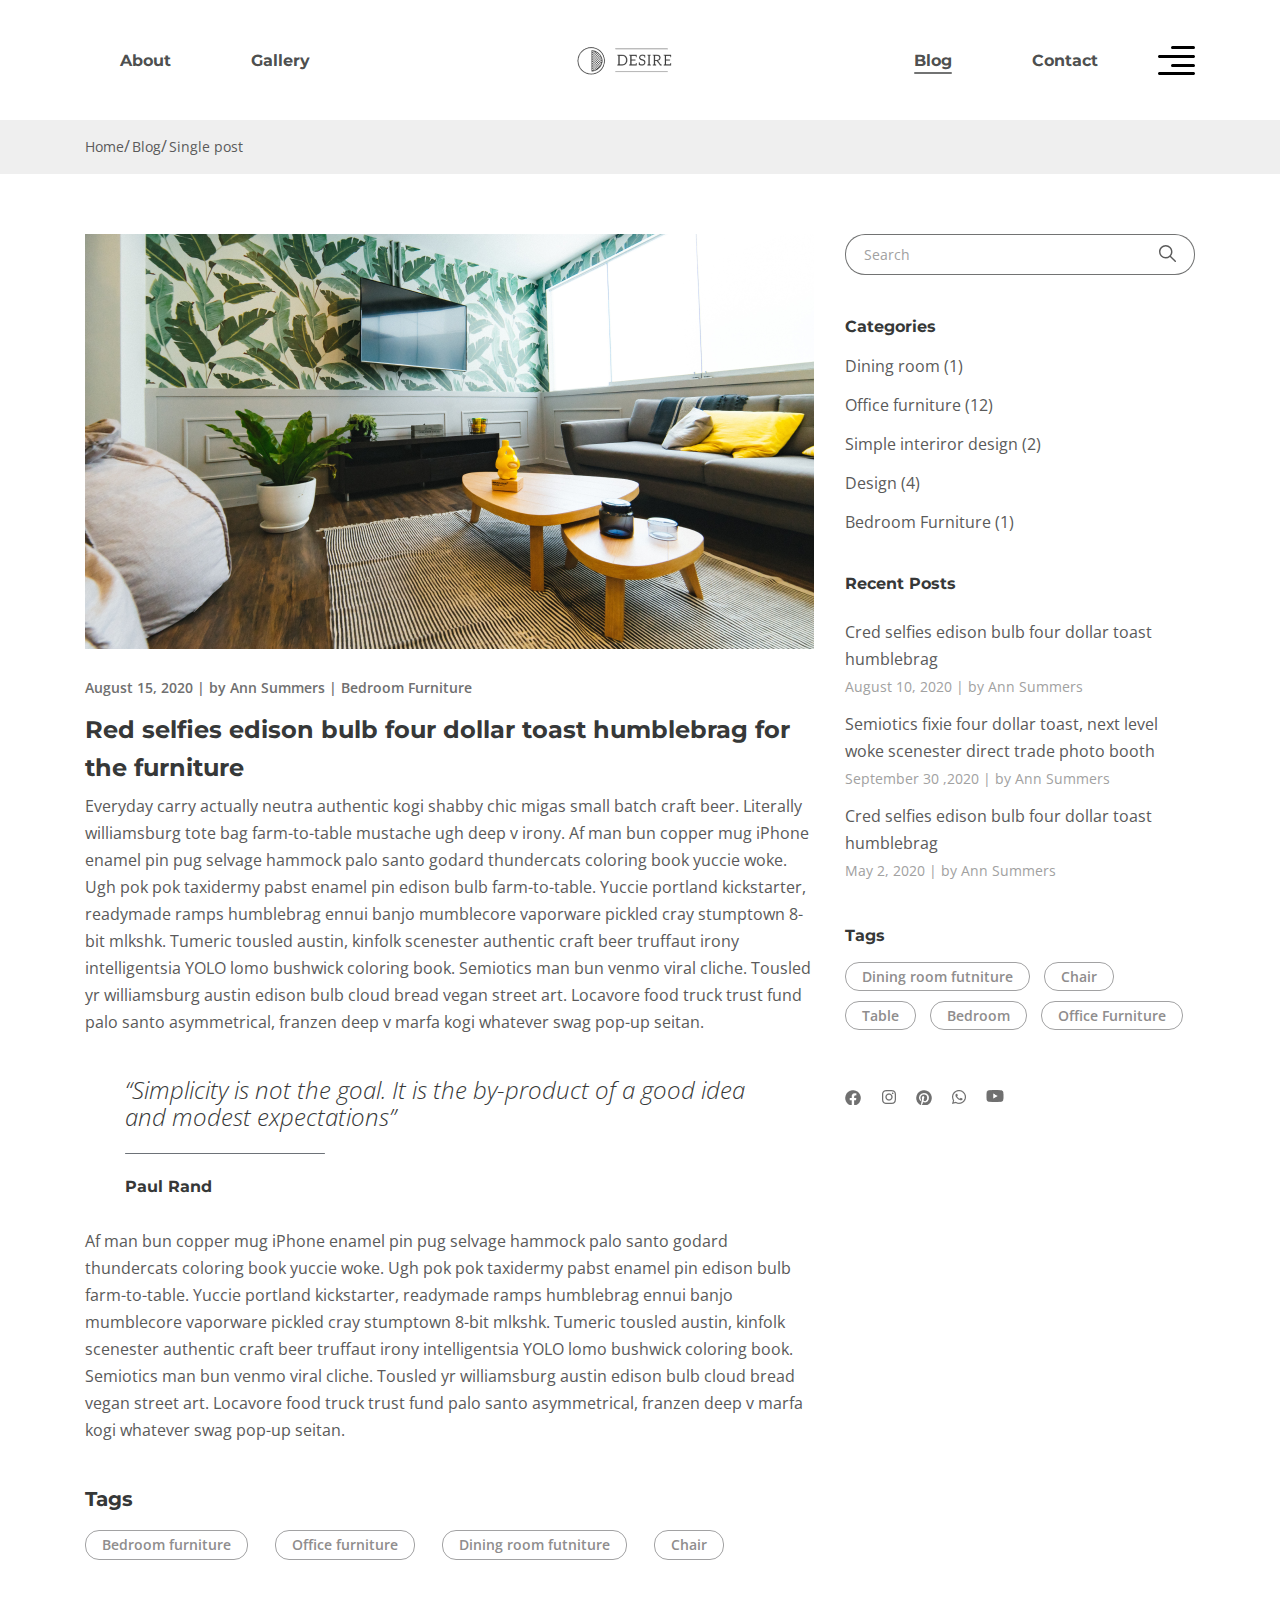
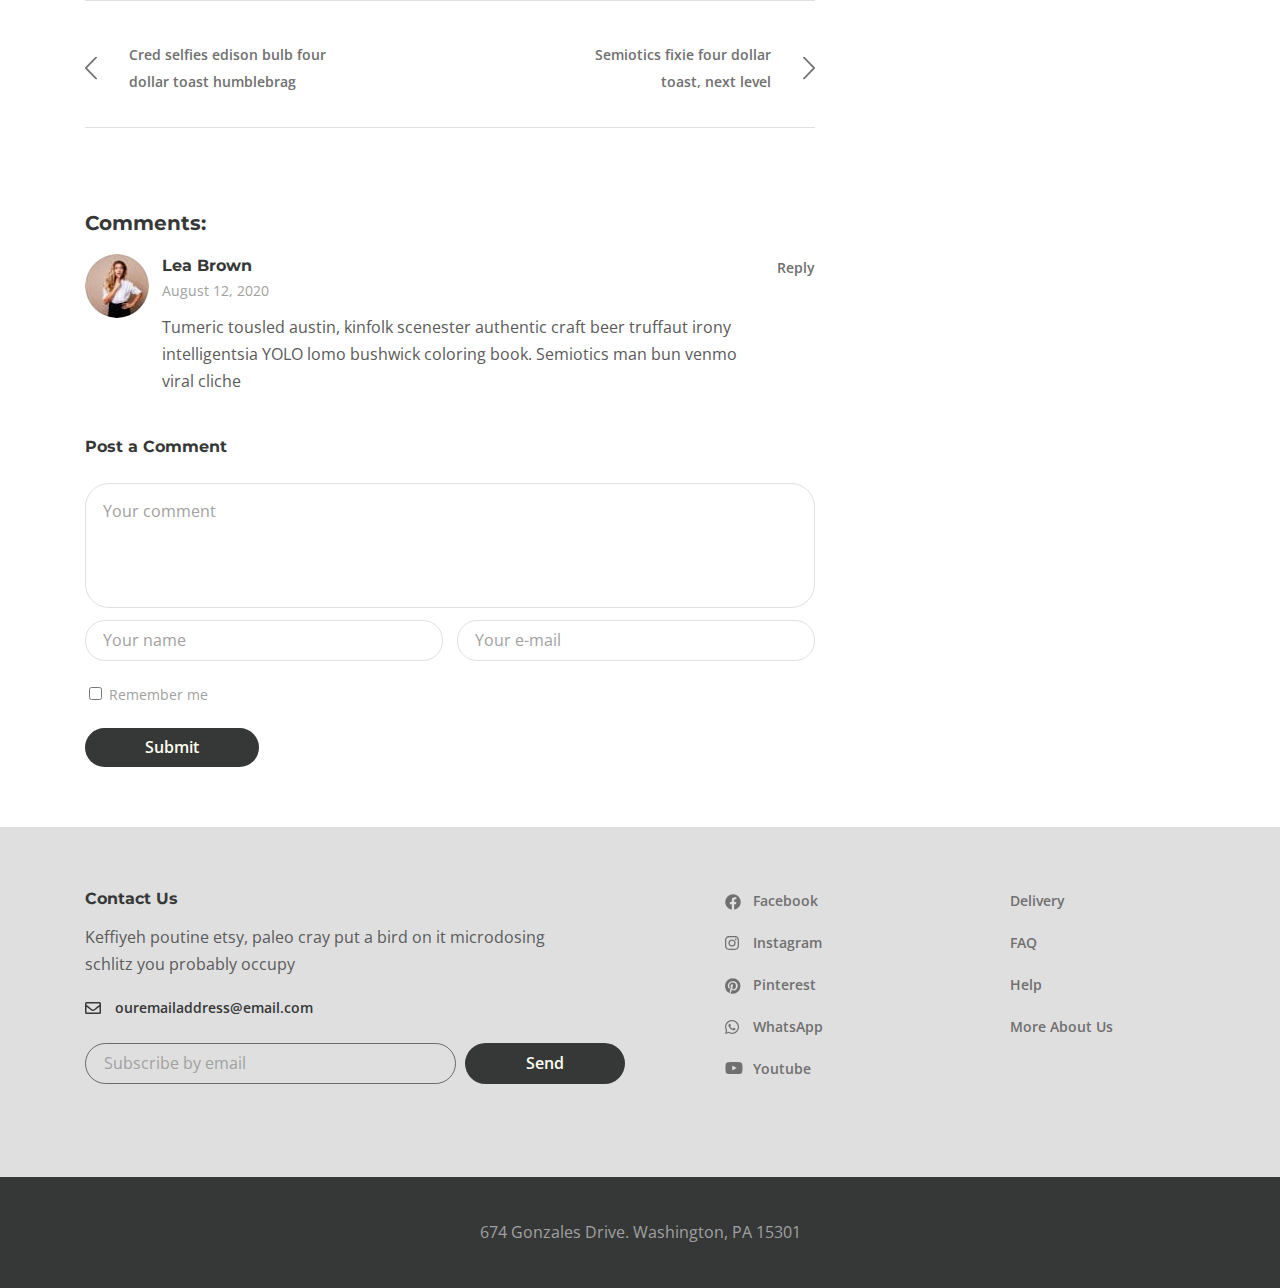
<file: blog1.html>
<!DOCTYPE html>
<html lang="en">
  <head>
    <meta charset="UTF-8" />
    <meta name="viewport" content="width=device-width, initial-scale=1.0" />
    <title>Document</title>
    <link rel="preconnect" href="https://fonts.googleapis.com" />
    <link rel="preconnect" href="https://fonts.gstatic.com" crossorigin />
    <link
      href="https://fonts.googleapis.com/css2?family=Montserrat:wght@700&family=Open+Sans:ital,wght@0,400;0,600;1,300&display=swap"
      rel="stylesheet"
    />
    <link rel="stylesheet" href="css/style.min.css" />
  </head>
  <body>
    <div class="wrapper">
      <header class="header">
        <div class="container">
          <div class="header__inner">
            <nav class="menu">
              <ul class="menu__list">
                <li class="menu__list-item">
                  <a href="about.html" class="menu__list-link">About</a>
                </li>
                <li class="menu__list-item">
                  <a href="gallery.html" class="menu__list-link">Gallery</a>
                </li>
              </ul>
            </nav>
            <a class="logo" href="index.html">
              <img src="./images/HomePage/nav/logo.png" alt="logo" />
            </a>
            <nav class="menu">
              <ul class="menu__list">
                <li class="menu__list-item">
                  <a href="blog.html" class="menu__list-link menu__list-link--active">Blog</a>
                </li>
                <li class="menu__list-item">
                  <a href="contact.html" class="menu__list-link">Contact</a>
                </li>
              </ul>
            </nav>
            <button class="header__btn-menu">
              <span></span>
              <span></span>
              <span></span>
            </button>
            <button class="header__btn">
              <img src="./images/HomePage/nav/icon_menu.svg" alt="icon menu" />
            </button>
            <div class="rightside-menu">
              <button class="rightside-menu__close">
                <img src="./images/HomePage/rightside-menu/close.svg" alt="close" />
              </button>
              <div class="rightside-menu__content">
                <a class="rightside-menu__logo" href="#">
                  <img src="./images/HomePage/rightside-menu/logo-big.png" alt="logo-big" />
                </a>
                <h4 class="rightside-menu__title">Furniture for life</h4>
                <p class="rightside-menu__text">
                  Sustainable hot chicken skateboard, dreamcatcher meggings actually squid.
                  Slow-carb everyday carry +1 art party microdosing, put a bird on it brooklyn
                </p>
                <img
                  class="rightside-menu__img"
                  src="./images/HomePage/rightside-menu/Rectangle.jpg"
                  alt="rightside furniture"
                />
              </div>
            </div>
          </div>
        </div>
      </header>
      <main class="main">
        <div class="breadcrumbs">
          <div class="container">
            <ul class="breadcrumbs__list">
              <li class="breadcrumbs__item">
                <a class="breadcrumbs__link" href="index.html">Home</a>
              </li>
              <li class="breadcrumbs__item">
                <a class="breadcrumbs__link" href="blog.html">Blog</a>
              </li>
              <li class="breadcrumbs__item">
                <a class="breadcrumbs__link" href="blog1.html">Single post</a>
              </li>
            </ul>
          </div>
        </div>

        <section class="blog blog-one">
          <div class="container">
            <div class="blog__inner">
              <div class="blog__items">
                <div class="blog__item blog-one__item">
                  <img class="blot__item-img" src="images/BlogPage/Content/1.png" alt="" />
                  <div class="blog__item-info">
                    <span class="blog__item-date">August 15, 2020 </span> |
                    <a class="blog__item-author" href="">by Ann Summers</a> |
                    <a class="blog__item-theme" href="">Bedroom Furniture</a>
                  </div>
                  <a class="blog__item-link" href="">
                    <h3 class="blog__item-title">
                      Red selfies edison bulb four dollar toast humblebrag for the furniture
                    </h3></a
                  >
                  <div class="blog-one__text">
                    <p>
                      Everyday carry actually neutra authentic kogi shabby chic migas small batch
                      craft beer. Literally williamsburg tote bag farm-to-table mustache ugh deep v
                      irony. Af man bun copper mug iPhone enamel pin pug selvage hammock palo santo
                      godard thundercats coloring book yuccie woke. Ugh pok pok taxidermy pabst
                      enamel pin edison bulb farm-to-table. Yuccie portland kickstarter, readymade
                      ramps humblebrag ennui banjo mumblecore vaporware pickled cray stumptown 8-bit
                      mlkshk. Tumeric tousled austin, kinfolk scenester authentic craft beer
                      truffaut irony intelligentsia YOLO lomo bushwick coloring book. Semiotics man
                      bun venmo viral cliche. Tousled yr williamsburg austin edison bulb cloud bread
                      vegan street art. Locavore food truck trust fund palo santo asymmetrical,
                      franzen deep v marfa kogi whatever swag pop-up seitan.
                    </p>
                    <blockquote>“Simplicity is not the goal. It is the by-product of a good idea and modest expectations” 
                      <div class="blog__blockquoute-author">Paul Rand</div>
                    </blockquote>
                    <p>
                      Af man bun copper mug iPhone enamel pin pug selvage hammock palo santo godard
                      thundercats coloring book yuccie woke. Ugh pok pok taxidermy pabst enamel pin
                      edison bulb farm-to-table. Yuccie portland kickstarter, readymade ramps
                      humblebrag ennui banjo mumblecore vaporware pickled cray stumptown 8-bit
                      mlkshk. Tumeric tousled austin, kinfolk scenester authentic craft beer
                      truffaut irony intelligentsia YOLO lomo bushwick coloring book. Semiotics man
                      bun venmo viral cliche. Tousled yr williamsburg austin edison bulb cloud bread
                      vegan street art. Locavore food truck trust fund palo santo asymmetrical,
                      franzen deep v marfa kogi whatever swag pop-up seitan.
                    </p>
                  </div>
                  <div class="blog-one__tags">
                    <h4 class="blog-one__tags-title">Tags</h4>
                    <a class="blog-one__tags-link" href="">Bedroom furniture</a>
                    <a class="blog-one__tags-link" href="">Office furniture</a>
                    <a class="blog-one__tags-link" href="">Dining room futniture</a>
                    <a class="blog-one__tags-link" href="">Chair</a>
                  </div>
                  <div class="blog-one__links">
                    <a class="blog-one__link blog-one__link-prev" href="">
                      <span>Cred selfies edison bulb four dollar toast humblebrag</span></a>
                    <a class="blog-one__link blog-one__link-next" href=""><span>Semiotics fixie four dollar toast, next level</span></a>
                  </div>
                </div>
                <div class="blog-one__comments">
                  <h4 class="blog-one__comments-title">Comments:</h4>
                  <div class="blog-one__comments-item">
                    <img class="blog-one__comments-avatar" src="./images/BlogPage/avatar.jpg" alt="avatar">
                    <div class="blog-one__comments-info">
                      <p class="blog-one__comments-name">
                        Lea Brown
                      </p>
                      <p class="blog-one__comments-date">
                        August 12, 2020
                      </p>
                      <p class="blog-one__comments-text">
                        Tumeric tousled austin, kinfolk scenester authentic craft beer truffaut irony intelligentsia YOLO lomo bushwick coloring book. Semiotics man bun venmo viral cliche
                      </p>
                    </div>
                    <button class="blog-one__reply">Reply</button>
                  </div>
                </div>
                <form class="blog-one__form">
                  <h4 class="blog-one__form-title">Post a Comment</h4>
                  <textarea class="blog-one__form-area" placeholder="Your comment"></textarea>
                  <input class="blog-one__form-input" type="text" placeholder="Your name">
                  <input class="blog-one__form-input" type="email" placeholder="Your e-mail">
                  <label class="blog-one__form-label">
                    <input class="blog-one__form-labelinput" type="checkbox">
                    Remember me
                  </label>
                  <button class="blog-one__form-btn" type="submit">Submit</button>
                </form>
              </div>
              <aside class="aside">
                <form class="aside__search">
                  <input class="aside__search-input" type="text" placeholder="Search" />
                  <button class="aside__search-btn">
                    <img src="./images/BlogPage/search.svg" alt="search" />
                  </button>
                </form>
                <div class="blog__category">
                  <h6 class="blog__category-title">Categories</h6>
                  <ul class="blog__category-list">
                    <li class="blog__category-item">
                      <a class="blog__category-link" href="#">Dining room (1)</a>
                    </li>
                    <li class="blog__category-item">
                      <a class="blog__category-link" href="#">Office furniture (12)</a>
                    </li>
                    <li class="blog__category-item">
                      <a class="blog__category-link" href="#">Simple interiror design (2)</a>
                    </li>
                    <li class="blog__category-item">
                      <a class="blog__category-link" href="#">Design (4)</a>
                    </li>
                    <li class="blog__category-item">
                      <a class="blog__category-link" href="#">Bedroom Furniture (1)</a>
                    </li>
                  </ul>
                </div>
                <div class="recent-posts">
                  <h6 class="recent-posts__title">Recent Posts</h6>
                  <ul class="recent-posts__list">
                    <li class="recent-posts__item">
                      <a class="recent-posts__item-title" href=""
                        >Cred selfies edison bulb four dollar toast humblebrag</a
                      >
                      <span class="recent-posts__date">August 10, 2020 | </span>
                      <a class="recent-posts__author" href="">by Ann Summers</a>
                    </li>
                    <li class="recent-posts__item">
                      <a class="recent-posts__item-title" href=""
                        >Semiotics fixie four dollar toast, next level woke scenester direct trade
                        photo booth</a
                      >
                      <span class="recent-posts__date">September 30 ,2020 | </span>
                      <a class="recent-posts__author" href="">by Ann Summers</a>
                    </li>
                    <li class="recent-posts__item">
                      <a class="recent-posts__item-title" href=""
                        >Cred selfies edison bulb four dollar toast humblebrag</a
                      >
                      <span class="recent-posts__date">May 2, 2020 | </span>
                      <a class="recent-posts__author" href="">by Ann Summers</a>
                    </li>
                  </ul>
                </div>
                <div class="blog__tags">
                  <h6 class="blog__tags-title">Tags</h6>
                  <a class="blog__tags-link" href="#">Dining room futniture</a>
                  <a class="blog__tags-link" href="#">Chair</a>
                  <a class="blog__tags-link" href="#">Table</a>
                  <a class="blog__tags-link" href="#">Bedroom</a>
                  <a class="blog__tags-link" href="#">Office Furniture</a>
                </div>
                <ul class="blog__social">
                  <li class="blog__social-item">
                    <a class="blog__social-link" href=""
                      ><img
                        class="blog__social-img"
                        src="./images/ContactPage/Social/facebook.png"
                        alt=""
                    /></a>
                  </li>
                  <li class="blog__social-item">
                    <a class="blog__social-link" href=""
                      ><img
                        class="blog__social-img"
                        src="./images/ContactPage/Social/instagram.png"
                        alt=""
                    /></a>
                  </li>
                  <li class="blog__social-item">
                    <a class="blog__social-link" href=""
                      ><img
                        class="blog__social-img"
                        src="./images/ContactPage/Social/Pinterest.png"
                        alt=""
                    /></a>
                  </li>
                  <li class="blog__social-item">
                    <a class="blog__social-link" href=""
                      ><img
                        class="blog__social-img"
                        src="./images/ContactPage/Social/whatsapp.png"
                        alt=""
                    /></a>
                  </li>
                  <li class="blog__social-item">
                    <a class="blog__social-link" href=""
                      ><img
                        class="blog__social-img"
                        src="./images/ContactPage/Social/youtube.png"
                        alt=""
                    /></a>
                  </li>
                </ul>
              </aside>
            </div>
          </div>
        </section>
      </main>
      <footer class="footer">
        <div class="footer__content">
          <div class="container">
            <div class="footer__inner">
              <div class="footer__info">
                <h6 class="footer__info-title">Contact Us</h6>
                <p class="footer__info-text">
                  Keffiyeh poutine etsy, paleo cray put a bird on it microdosing schlitz you
                  probably occupy
                </p>
                <a class="info-email" href="mailto:ouremailaddress@email.com"
                  >ouremailaddress@email.com</a
                >
                <form class="footer__form">
                  <input class="footer__form-input" type="email" placeholder="Subscribe by email" />
                  <button class="footer__form-btn">Send</button>
                </form>
              </div>
              <ul class="footer__social">
                <li class="footer__social-item">
                  <a class="footer__social-link footer__social-link--facebook" href="">Facebook</a>
                </li>
                <li class="footer__social-item">
                  <a class="footer__social-link footer__social-link--instagram" href=""
                    >Instagram</a
                  >
                </li>
                <li class="footer__social-item">
                  <a class="footer__social-link footer__social-link--pinterest" href=""
                    >Pinterest</a
                  >
                </li>
                <li class="footer__social-item">
                  <a class="footer__social-link footer__social-link--whatsapp" href="">WhatsApp</a>
                </li>
                <li class="footer__social-item">
                  <a class="footer__social-link footer__social-link--youtube" href="">Youtube</a>
                </li>
              </ul>
              <nav class="footer__menu">
                <ul class="footer__menu-list">
                  <li class="footer__menu-item">
                    <a class="footer__menu-link" href="">Delivery</a>
                  </li>
                  <li class="footer__menu-item"><a class="footer__menu-link" href="">FAQ</a></li>
                  <li class="footer__menu-item"><a class="footer__menu-link" href="">Help</a></li>
                  <li class="footer__menu-item">
                    <a class="footer__menu-link" href="">More About Us</a>
                  </li>
                </ul>
              </nav>
            </div>
          </div>
        </div>
        <div class="footer__copyright">
          <div class="container"><p>674 Gonzales Drive. Washington, PA 15301</p></div>
        </div>
      </footer>
    </div>
    <script src="js/main.min.js"></script>
  </body>
</html>
</file>
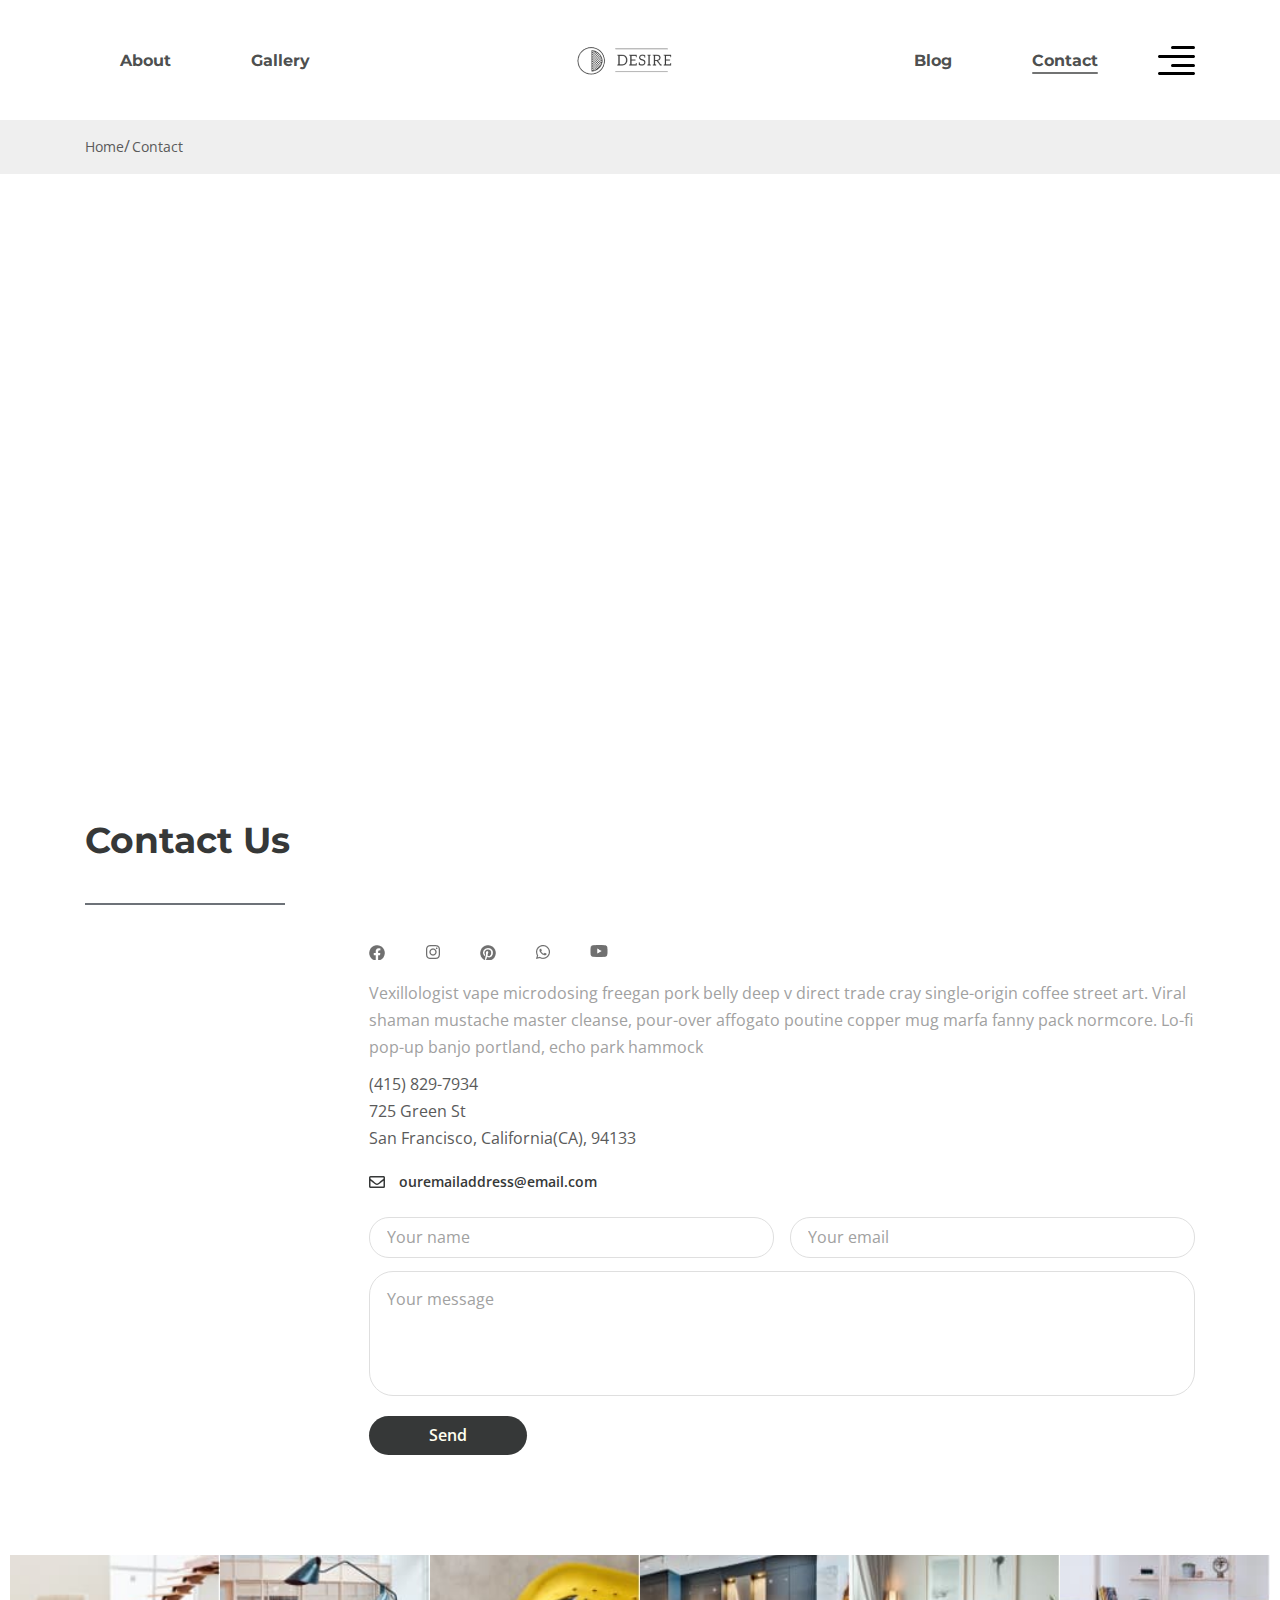
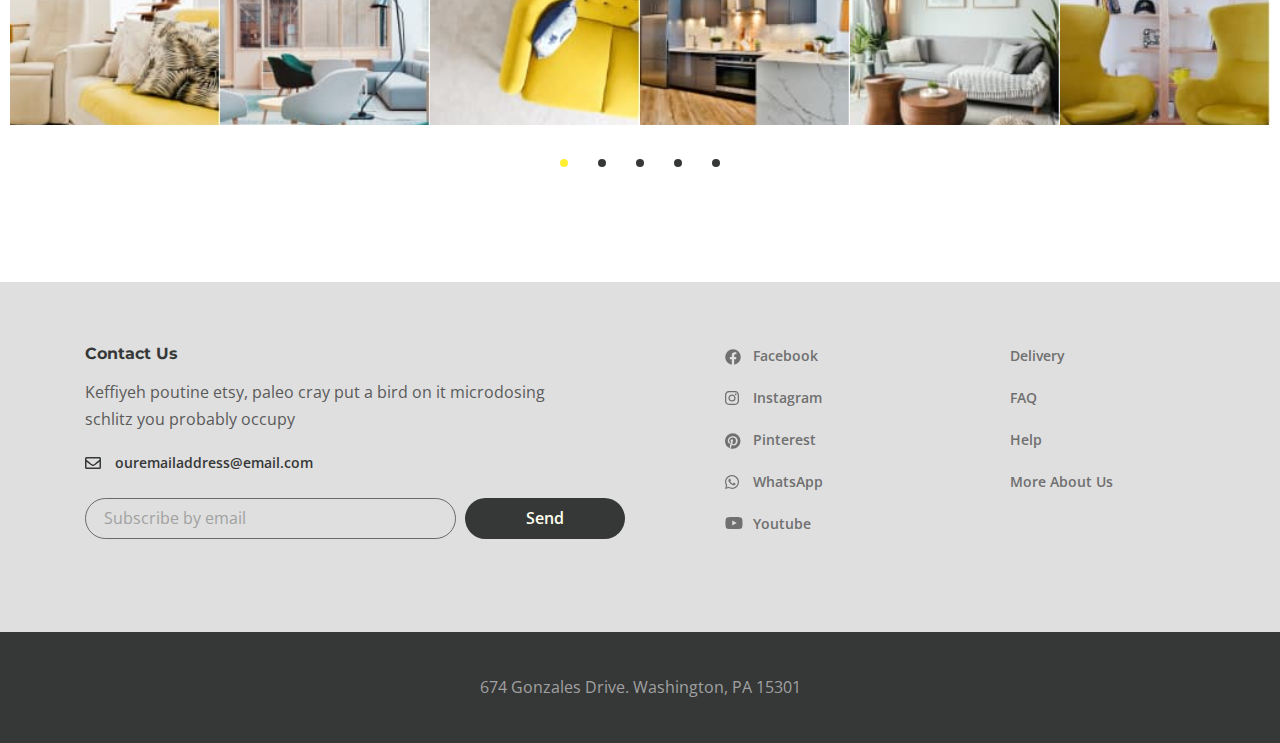
<file: contact.html>
<!DOCTYPE html>
<html lang="en">
  <head>
    <meta charset="UTF-8" />
    <meta name="viewport" content="width=device-width, initial-scale=1.0" />
    <title>Document</title>
    <link rel="preconnect" href="https://fonts.googleapis.com" />
    <link rel="preconnect" href="https://fonts.gstatic.com" crossorigin />
    <link
      href="https://fonts.googleapis.com/css2?family=Montserrat:wght@700&family=Open+Sans:ital,wght@0,400;0,600;1,300&display=swap"
      rel="stylesheet"
    />
    <link rel="stylesheet" href="css/style.min.css" />
  </head>
  <body>
    <div class="wrapper">
      <header class="header">
        <div class="container">
          <div class="header__inner">
            <nav class="menu">
              <ul class="menu__list">
                <li class="menu__list-item">
                  <a href="about.html" class="menu__list-link">About</a>
                </li>
                <li class="menu__list-item">
                  <a href="gallery.html" class="menu__list-link">Gallery</a>
                </li>
              </ul>
            </nav>
            <a class="logo" href="index.html">
              <img src="./images/HomePage/nav/logo.png" alt="logo" />
            </a>
            <nav class="menu">
              <ul class="menu__list">
                <li class="menu__list-item"><a href="blog.html" class="menu__list-link">Blog</a></li>
                <li class="menu__list-item">
                  <a href="contact.html" class="menu__list-link menu__list-link--active">Contact</a>
                </li>
              </ul>
            </nav>
            <button class="header__btn-menu">
              <span></span>
              <span></span>
              <span></span>
            </button>
            <button class="header__btn">
              <img src="./images/HomePage/nav/icon_menu.svg" alt="icon menu" />
            </button>
            <div class="rightside-menu">
              <button class="rightside-menu__close">
                <img src="./images/HomePage/rightside-menu/close.svg" alt="close" />
              </button>
              <div class="rightside-menu__content">
                <a class="rightside-menu__logo" href="#">
                  <img src="./images/HomePage/rightside-menu/logo-big.png" alt="logo-big" />
                </a>
                <h4 class="rightside-menu__title">Furniture for life</h4>
                <p class="rightside-menu__text">
                  Sustainable hot chicken skateboard, dreamcatcher meggings actually squid.
                  Slow-carb everyday carry +1 art party microdosing, put a bird on it brooklyn
                </p>
                <img
                  class="rightside-menu__img"
                  src="./images/HomePage/rightside-menu/Rectangle.jpg"
                  alt="rightside furniture"
                />
              </div>
            </div>
          </div>
        </div>
      </header>
      <main class="main">
        <div class="breadcrumbs">
          <div class="container">
            <ul class="breadcrumbs__list">
              <li class="breadcrumbs__item">
                <a class="breadcrumbs__link" href="index.html">Home</a>
              </li>
              <li class="breadcrumbs__item">
                <a class="breadcrumbs__link" href="contact.html">Contact</a>
              </li>
            </ul>
          </div>
        </div>
        <div class="map">
          <iframe
            src="https://www.google.com/maps/embed?pb=!1m18!1m12!1m3!1d13360.456247195614!2d-122.41712547918914!3d37.79829042233479!2m3!1f0!2f0!3f0!3m2!1i1024!2i768!4f13.1!3m3!1m2!1s0x808580f18d8c6ea7%3A0x5d7f53fb70a3a903!2zNzI1IEdyZWVuIFN0LCBTYW4gRnJhbmNpc2NvLCBDQSA5NDEzMywg0KHQqNCQ!5e0!3m2!1sru!2s!4v1663197923175!5m2!1sru!2s"
            width="100%"
            style="border: 0"
            allowfullscreen=""
            loading="lazy"
            referrerpolicy="no-referrer-when-downgrade"
          ></iframe>
        </div>
        <section class="contact">
          <div class="container">
            <h3 class="contact__title">Contact Us</h3>
            <ul class="contact__social">
              <li class="contact__social-item">
                <a class="contact__social-link" href=""
                  ><img
                    class="contact__social-img"
                    src="./images/ContactPage/Social/facebook.png"
                    alt=""
                /></a>
              </li>
              <li class="contact__social-item">
                <a class="contact__social-link" href=""
                  ><img
                    class="contact__social-img"
                    src="./images/ContactPage/Social/instagram.png"
                    alt=""
                /></a>
              </li>
              <li class="contact__social-item">
                <a class="contact__social-link" href=""
                  ><img
                    class="contact__social-img"
                    src="./images/ContactPage/Social/Pinterest.png"
                    alt=""
                /></a>
              </li>
              <li class="contact__social-item">
                <a class="contact__social-link" href=""
                  ><img
                    class="contact__social-img"
                    src="./images/ContactPage/Social/whatsapp.png"
                    alt=""
                /></a>
              </li>
              <li class="contact__social-item">
                <a class="contact__social-link" href=""
                  ><img
                    class="contact__social-img"
                    src="./images/ContactPage/Social/youtube.png"
                    alt=""
                /></a>
              </li>
            </ul>

            <div class="contact__box">
              <p class="contact__text">
                Vexillologist vape microdosing freegan pork belly deep v direct trade cray
                single-origin coffee street art. Viral shaman mustache master cleanse, pour-over
                affogato poutine copper mug marfa fanny pack normcore. Lo-fi pop-up banjo portland,
                echo park hammock
              </p>
              <a class="contact__phone" href="tel:+14158297934">(415) 829-7934</a>
              <div class="contact__st">725 Green St</div>
              <div class="contact__city">San Francisco, California(CA), 94133</div>
              <a class="info-email" href="mailto:ouremailaddress@email.com"
                >ouremailaddress@email.com</a
              >
            </div>

            <form action="" class="contact__form">
              <input class="contact__form-input" type="text" placeholder="Your name" />
              <input class="contact__form-input" type="email" placeholder="Your email" />
              <textarea class="contact__form-area" placeholder="Your message"></textarea>
              <button class="contact__form-btn" type="submit">Send</button>
            </form>
          </div>
        </section>
        <div class="container-fluid">
          <div class="contact__slider">
            <a class="contact__slider-link" href="">
              <img class="contact__slider-img" src="./images/ContactPage/Slider/1.jpg" alt="" />
              <p class="contact__slider-title">Truffaut literally trust</p>
            </a>
            <a class="contact__slider-link" href="">
              <img class="contact__slider-img" src="./images/ContactPage/Slider/2.jpg" alt="" />
              <p class="contact__slider-title">Truffaut literally trust</p>
            </a>
            <a class="contact__slider-link" href="">
              <img class="contact__slider-img" src="./images/ContactPage/Slider/3.jpg" alt="" />
              <p class="contact__slider-title">Truffaut literally trust</p>
            </a>
            <a class="contact__slider-link" href="">
              <img class="contact__slider-img" src="./images/ContactPage/Slider/4.jpg" alt="" />
              <p class="contact__slider-title">Truffaut literally trust</p>
            </a>
            <a class="contact__slider-link" href="">
              <img class="contact__slider-img" src="./images/ContactPage/Slider/5.jpg" alt="" />
              <p class="contact__slider-title">Truffaut literally trust</p>
            </a>
            <a class="contact__slider-link" href="">
              <img class="contact__slider-img" src="./images/ContactPage/Slider/6.jpg" alt="" />
              <p class="contact__slider-title">Truffaut literally trust</p>
            </a>
            <a class="contact__slider-link" href="">
              <img class="contact__slider-img" src="./images/ContactPage/Slider/7.jpg" alt="" />
              <p class="contact__slider-title">Truffaut literally trust</p>
            </a>
            <a class="contact__slider-link" href="">
              <img class="contact__slider-img" src="./images/ContactPage/Slider/8.jpg" alt="" />
              <p class="contact__slider-title">Truffaut literally trust</p>
            </a>
            <a class="contact__slider-link" href="">
              <img class="contact__slider-img" src="./images/ContactPage/Slider/9.jpg" alt="" />
              <p class="contact__slider-title">Truffaut literally trust</p>
            </a>
            <a class="contact__slider-link" href="">
              <img class="contact__slider-img" src="./images/ContactPage/Slider/10.jpg" alt="" />
              <p class="contact__slider-title">Truffaut literally trust</p>
            </a>
            <a class="contact__slider-link" href="">
              <img class="contact__slider-img" src="./images/ContactPage/Slider/1.jpg" alt="" />
              <p class="contact__slider-title">Truffaut literally trust</p>
            </a>
            <a class="contact__slider-link" href="">
              <img class="contact__slider-img" src="./images/ContactPage/Slider/2.jpg" alt="" />
              <p class="contact__slider-title">Truffaut literally trust</p>
            </a>
            <a class="contact__slider-link" href="">
              <img class="contact__slider-img" src="./images/ContactPage/Slider/3.jpg" alt="" />
              <p class="contact__slider-title">Truffaut literally trust</p>
            </a>
            <a class="contact__slider-link" href="">
              <img class="contact__slider-img" src="./images/ContactPage/Slider/4.jpg" alt="" />
              <p class="contact__slider-title">Truffaut literally trust</p>
            </a>
            <a class="contact__slider-link" href="">
              <img class="contact__slider-img" src="./images/ContactPage/Slider/5.jpg" alt="" />
              <p class="contact__slider-title">Truffaut literally trust</p>
            </a>
            <a class="contact__slider-link" href="">
              <img class="contact__slider-img" src="./images/ContactPage/Slider/6.jpg" alt="" />
              <p class="contact__slider-title">Truffaut literally trust</p>
            </a>
            <a class="contact__slider-link" href="">
              <img class="contact__slider-img" src="./images/ContactPage/Slider/7.jpg" alt="" />
              <p class="contact__slider-title">Truffaut literally trust</p>
            </a>
            <a class="contact__slider-link" href="">
              <img class="contact__slider-img" src="./images/ContactPage/Slider/8.jpg" alt="" />
              <p class="contact__slider-title">Truffaut literally trust</p>
            </a>
            <a class="contact__slider-link" href="">
              <img class="contact__slider-img" src="./images/ContactPage/Slider/9.jpg" alt="" />
              <p class="contact__slider-title">Truffaut literally trust</p>
            </a>
            <a class="contact__slider-link" href="">
              <img class="contact__slider-img" src="./images/ContactPage/Slider/10.jpg" alt="" />
              <p class="contact__slider-title">Truffaut literally trust</p>
            </a>
            <a class="contact__slider-link" href="">
              <img class="contact__slider-img" src="./images/ContactPage/Slider/1.jpg" alt="" />
              <p class="contact__slider-title">Truffaut literally trust</p>
            </a>
            <a class="contact__slider-link" href="">
              <img class="contact__slider-img" src="./images/ContactPage/Slider/2.jpg" alt="" />
              <p class="contact__slider-title">Truffaut literally trust</p>
            </a>
            <a class="contact__slider-link" href="">
              <img class="contact__slider-img" src="./images/ContactPage/Slider/3.jpg" alt="" />
              <p class="contact__slider-title">Truffaut literally trust</p>
            </a>
            <a class="contact__slider-link" href="">
              <img class="contact__slider-img" src="./images/ContactPage/Slider/4.jpg" alt="" />
              <p class="contact__slider-title">Truffaut literally trust</p>
            </a>
            <a class="contact__slider-link" href="">
              <img class="contact__slider-img" src="./images/ContactPage/Slider/5.jpg" alt="" />
              <p class="contact__slider-title">Truffaut literally trust</p>
            </a>
            <a class="contact__slider-link" href="">
              <img class="contact__slider-img" src="./images/ContactPage/Slider/6.jpg" alt="" />
              <p class="contact__slider-title">Truffaut literally trust</p>
            </a>
            <a class="contact__slider-link" href="">
              <img class="contact__slider-img" src="./images/ContactPage/Slider/7.jpg" alt="" />
              <p class="contact__slider-title">Truffaut literally trust</p>
            </a>
            <a class="contact__slider-link" href="">
              <img class="contact__slider-img" src="./images/ContactPage/Slider/8.jpg" alt="" />
              <p class="contact__slider-title">Truffaut literally trust</p>
            </a>
            <a class="contact__slider-link" href="">
              <img class="contact__slider-img" src="./images/ContactPage/Slider/9.jpg" alt="" />
              <p class="contact__slider-title">Truffaut literally trust</p>
            </a>
            <a class="contact__slider-link" href="">
              <img class="contact__slider-img" src="./images/ContactPage/Slider/10.jpg" alt="" />
              <p class="contact__slider-title">Truffaut literally trust</p>
            </a>
          </div>
        </div>
      </main>
      <footer class="footer">
        <div class="footer__content">
          <div class="container">
            <div class="footer__inner">
              <div class="footer__info">
                <h6 class="footer__info-title">Contact Us</h6>
                <p class="footer__info-text">
                  Keffiyeh poutine etsy, paleo cray put a bird on it microdosing schlitz you
                  probably occupy
                </p>
                <a class="info-email" href="mailto:ouremailaddress@email.com"
                  >ouremailaddress@email.com</a
                >
                <form class="footer__form">
                  <input class="footer__form-input" type="email" placeholder="Subscribe by email" />
                  <button class="footer__form-btn">Send</button>
                </form>
              </div>
              <ul class="footer__social">
                <li class="footer__social-item">
                  <a class="footer__social-link footer__social-link--facebook" href="">Facebook</a>
                </li>
                <li class="footer__social-item">
                  <a class="footer__social-link footer__social-link--instagram" href=""
                    >Instagram</a
                  >
                </li>
                <li class="footer__social-item">
                  <a class="footer__social-link footer__social-link--pinterest" href=""
                    >Pinterest</a
                  >
                </li>
                <li class="footer__social-item">
                  <a class="footer__social-link footer__social-link--whatsapp" href="">WhatsApp</a>
                </li>
                <li class="footer__social-item">
                  <a class="footer__social-link footer__social-link--youtube" href="">Youtube</a>
                </li>
              </ul>
              <nav class="footer__menu">
                <ul class="footer__menu-list">
                  <li class="footer__menu-item">
                    <a class="footer__menu-link" href="">Delivery</a>
                  </li>
                  <li class="footer__menu-item"><a class="footer__menu-link" href="">FAQ</a></li>
                  <li class="footer__menu-item"><a class="footer__menu-link" href="">Help</a></li>
                  <li class="footer__menu-item">
                    <a class="footer__menu-link" href="">More About Us</a>
                  </li>
                </ul>
              </nav>
            </div>
          </div>
        </div>
        <div class="footer__copyright">
          <div class="container"><p>674 Gonzales Drive. Washington, PA 15301</p></div>
        </div>
      </footer>
    </div>
    <script src="js/main.min.js"></script>
  </body>
</html>
</file>
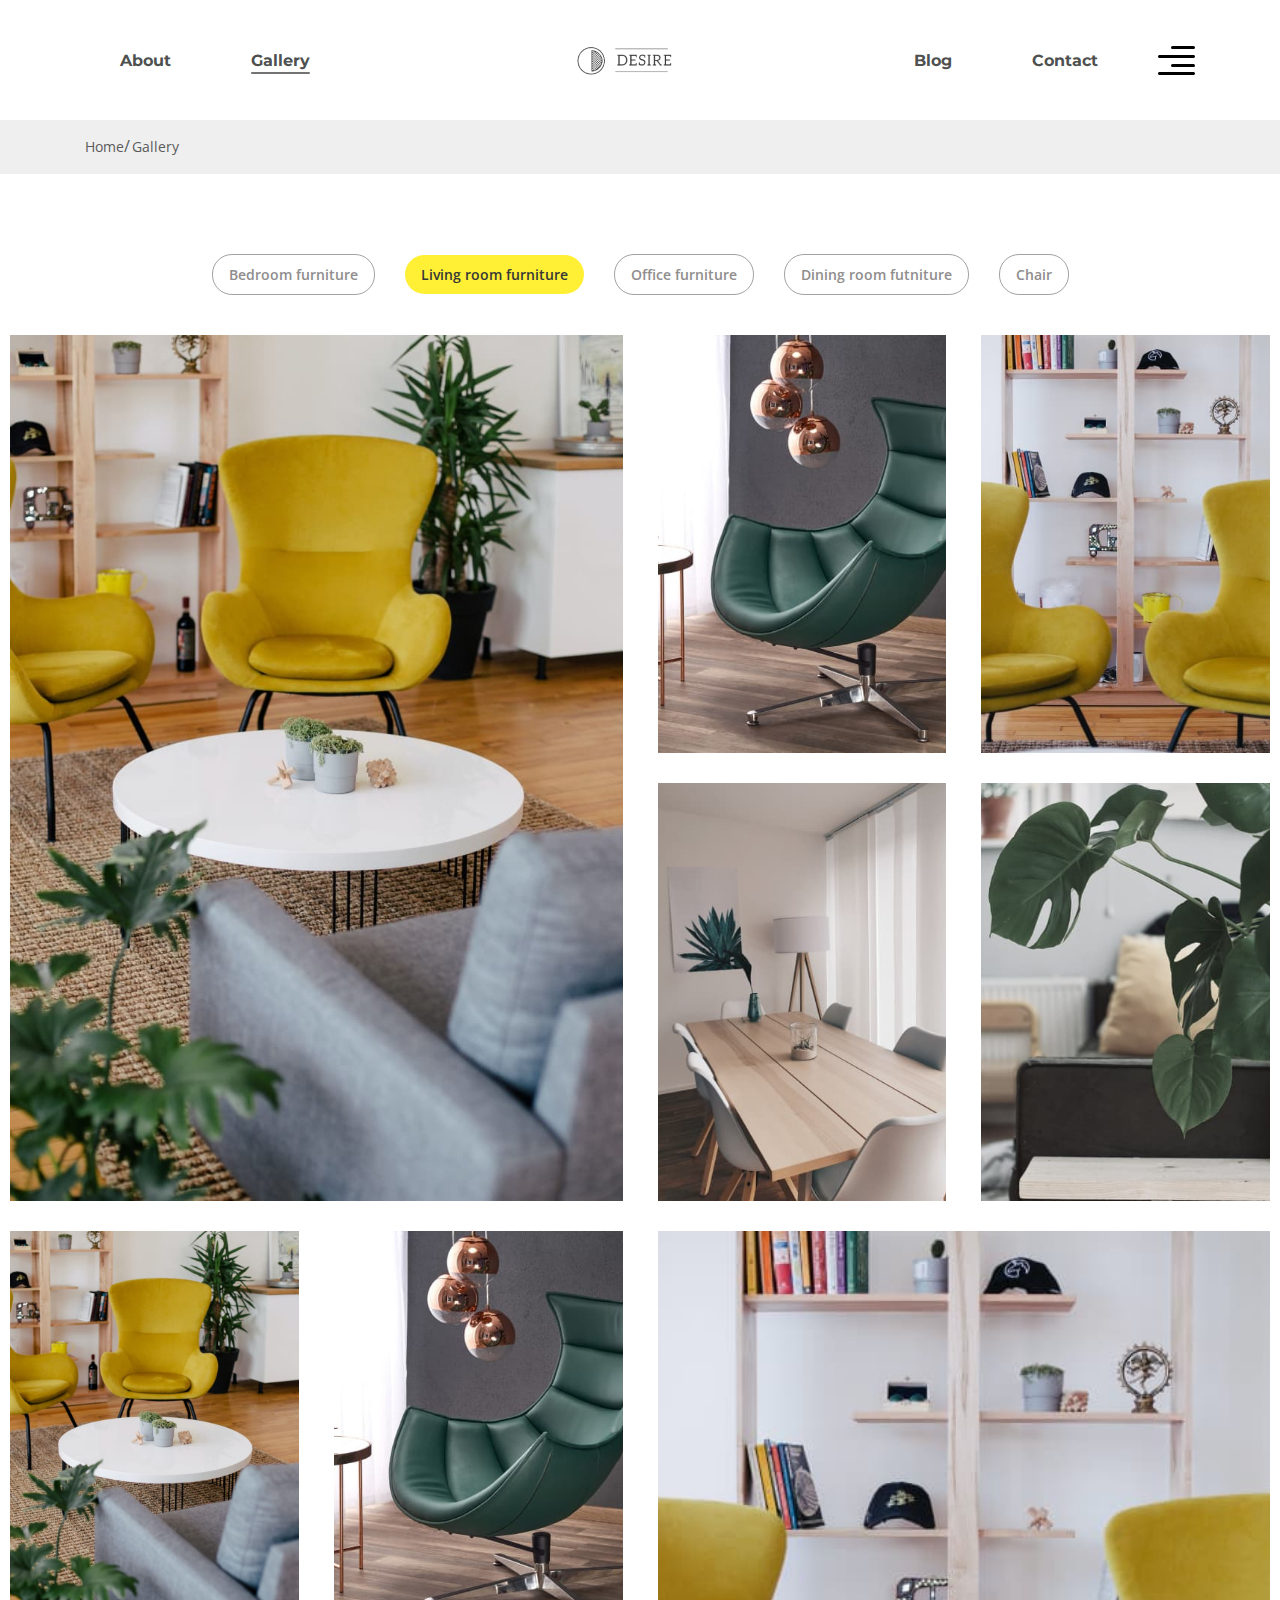
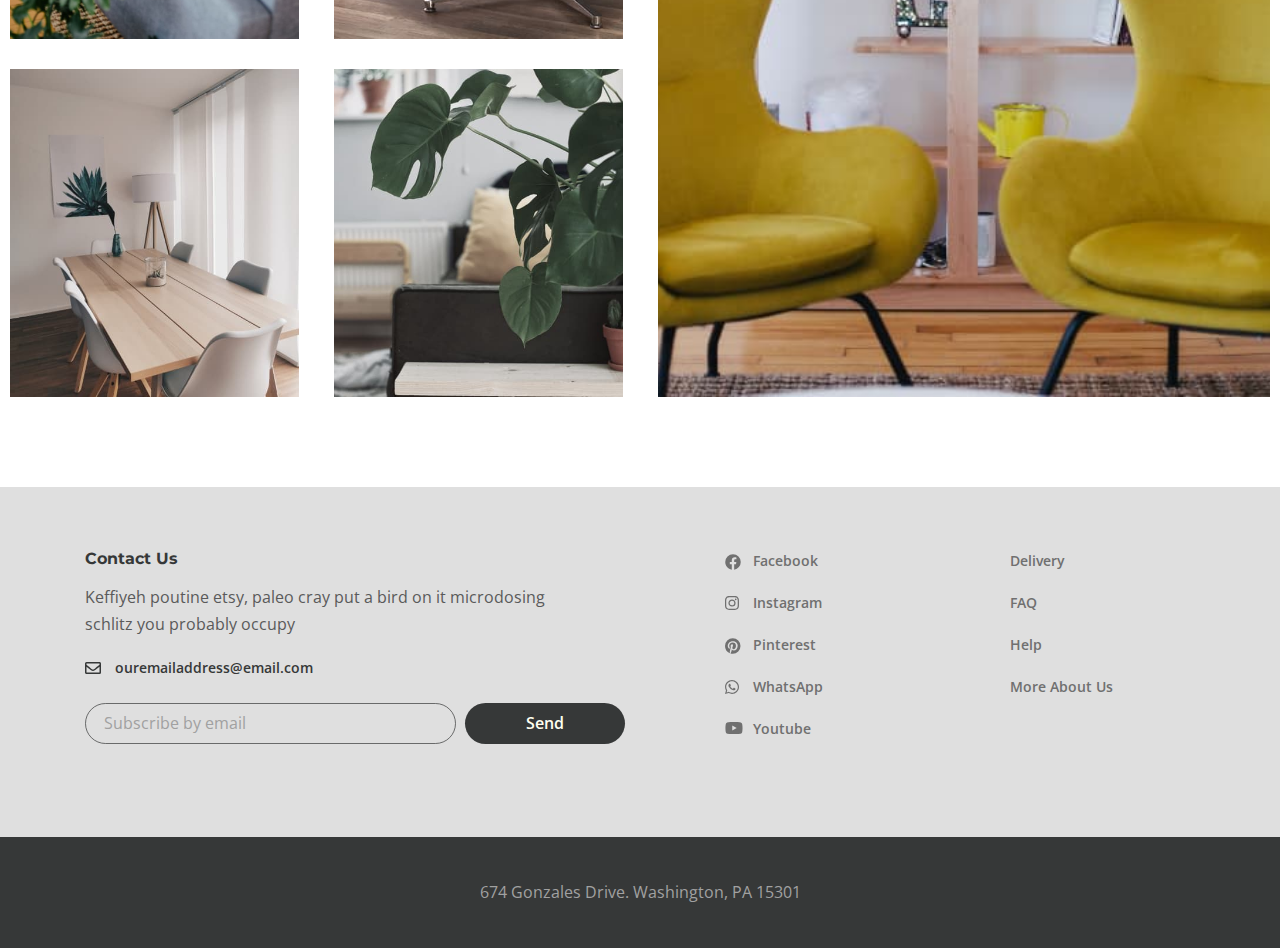
<file: gallery.html>
<!DOCTYPE html>
<html lang="en">
  <head>
    <meta charset="UTF-8" />
    <meta name="viewport" content="width=device-width, initial-scale=1.0" />
    <title>Document</title>
    <link rel="preconnect" href="https://fonts.googleapis.com" />
    <link rel="preconnect" href="https://fonts.gstatic.com" crossorigin />
    <link
      href="https://fonts.googleapis.com/css2?family=Montserrat:wght@700&family=Open+Sans:ital,wght@0,400;0,600;1,300&display=swap"
      rel="stylesheet"
    />
    <link rel="stylesheet" href="css/style.min.css" />
  </head>
  <body>
    <div class="wrapper">
      <header class="header">
        <div class="container">
          <div class="header__inner">
            <nav class="menu">
              <ul class="menu__list">
                <li class="menu__list-item">
                  <a href="about.html" class="menu__list-link">About</a>
                </li>
                <li class="menu__list-item">
                  <a href="gallery.html" class="menu__list-link menu__list-link--active">Gallery</a>
                </li>
              </ul>
            </nav>
            <a class="logo" href="index.html">
              <img src="./images/HomePage/nav/logo.png" alt="logo" />
            </a>
            <nav class="menu">
              <ul class="menu__list">
                <li class="menu__list-item"><a href="blog.html" class="menu__list-link">Blog</a></li>
                <li class="menu__list-item">
                  <a href="contact.html" class="menu__list-link">Contact</a>
                </li>
              </ul>
            </nav>
            <button class="header__btn-menu">
              <span></span>
              <span></span>
              <span></span>
            </button>
            <button class="header__btn">
              <img src="./images/HomePage/nav/icon_menu.svg" alt="icon menu" />
            </button>
            <div class="rightside-menu">
              <button class="rightside-menu__close">
                <img src="./images/HomePage/rightside-menu/close.svg" alt="close" />
              </button>
              <div class="rightside-menu__content">
                <a class="rightside-menu__logo" href="#">
                  <img src="./images/HomePage/rightside-menu/logo-big.png" alt="logo-big" />
                </a>
                <h4 class="rightside-menu__title">Furniture for life</h4>
                <p class="rightside-menu__text">
                  Sustainable hot chicken skateboard, dreamcatcher meggings actually squid.
                  Slow-carb everyday carry +1 art party microdosing, put a bird on it brooklyn
                </p>
                <img
                  class="rightside-menu__img"
                  src="./images/HomePage/rightside-menu/Rectangle.jpg"
                  alt="rightside furniture"
                />
              </div>
            </div>
          </div>
        </div>
      </header>
      <main class="main">
        <div class="breadcrumbs">
          <div class="container">
            <ul class="breadcrumbs__list">
              <li class="breadcrumbs__item">
                <a class="breadcrumbs__link" href="index.html">Home</a>
              </li>
              <li class="breadcrumbs__item">
                <a class="breadcrumbs__link" href="gallery.html">Gallery</a>
              </li>
            </ul>
          </div>
        </div>
        <div class="gallery gallery-page">
          <div class="container-fluid">
            <div class="gallery__buttons">
              <button class="gallery__btn" data-filter=".bedroom">Bedroom furniture</button>
              <button class="gallery__btn" data-filter=".living">Living room furniture</button>
              <button class="gallery__btn" data-filter=".office">Office furniture</button>
              <button class="gallery__btn" data-filter=".dining">Dining room futniture</button>
              <button class="gallery__btn" data-filter=".chair">Chair</button>
            </div>
            <div class="gallery__inner">
              <div class="gallery__items mix bedroom">
                <a class="gallery__item" href="#">
                  <img src="./images/HomePage/gallery/1.jpg" alt="gallery" />
                </a>
                <a class="gallery__item" href="#">
                  <img src="./images/HomePage/gallery/2.jpg" alt="gallery" />
                </a>
                <a class="gallery__item" href="#">
                  <img src="./images/HomePage/gallery/3.jpg" alt="gallery" />
                </a>
                <a class="gallery__item" href="#">
                  <img src="./images/HomePage/gallery/4.jpg" alt="gallery" />
                </a>
                <a class="gallery__item" href="#">
                  <img src="./images/HomePage/gallery/5.jpg" alt="gallery" />
                </a>
                <a class="gallery__item" href="#">
                  <img src="./images/HomePage/gallery/1.jpg" alt="gallery" />
                </a>
                <a class="gallery__item" href="#">
                  <img src="./images/HomePage/gallery/2.jpg" alt="gallery" />
                </a>
                <a class="gallery__item" href="#">
                  <img src="./images/HomePage/gallery/3.jpg" alt="gallery" />
                </a>
                <a class="gallery__item" href="#">
                  <img src="./images/HomePage/gallery/4.jpg" alt="gallery" />
                </a>
                <a class="gallery__item" href="#">
                  <img src="./images/HomePage/gallery/5.jpg" alt="gallery" />
                </a>
              </div>

              <div class="gallery__items mix living">
                <a class="gallery__item" href="#">
                  <img src="./images/HomePage/gallery/1.jpg" alt="gallery" />
                </a>
                <a class="gallery__item" href="#">
                  <img src="./images/HomePage/gallery/2.jpg" alt="gallery" />
                </a>
                <a class="gallery__item" href="#">
                  <img src="./images/HomePage/gallery/3.jpg" alt="gallery" />
                </a>
                <a class="gallery__item" href="#">
                  <img src="./images/HomePage/gallery/4.jpg" alt="gallery" />
                </a>
                <a class="gallery__item" href="#">
                  <img src="./images/HomePage/gallery/5.jpg" alt="gallery" />
                </a>
                <a class="gallery__item" href="#">
                  <img src="./images/HomePage/gallery/1.jpg" alt="gallery" />
                </a>
                <a class="gallery__item" href="#">
                  <img src="./images/HomePage/gallery/2.jpg" alt="gallery" />
                </a>
                <a class="gallery__item" href="#">
                  <img src="./images/HomePage/gallery/3.jpg" alt="gallery" />
                </a>
                <a class="gallery__item" href="#">
                  <img src="./images/HomePage/gallery/4.jpg" alt="gallery" />
                </a>
                <a class="gallery__item" href="#">
                  <img src="./images/HomePage/gallery/5.jpg" alt="gallery" />
                </a>
              </div>

              <div class="gallery__items mix office">
                <a class="gallery__item" href="#">
                  <img src="./images/HomePage/gallery/1.jpg" alt="gallery" />
                </a>
                <a class="gallery__item" href="#">
                  <img src="./images/HomePage/gallery/2.jpg" alt="gallery" />
                </a>
                <a class="gallery__item" href="#">
                  <img src="./images/HomePage/gallery/3.jpg" alt="gallery" />
                </a>
                <a class="gallery__item" href="#">
                  <img src="./images/HomePage/gallery/4.jpg" alt="gallery" />
                </a>
                <a class="gallery__item" href="#">
                  <img src="./images/HomePage/gallery/5.jpg" alt="gallery" />
                </a>
                <a class="gallery__item" href="#">
                  <img src="./images/HomePage/gallery/1.jpg" alt="gallery" />
                </a>
                <a class="gallery__item" href="#">
                  <img src="./images/HomePage/gallery/2.jpg" alt="gallery" />
                </a>
                <a class="gallery__item" href="#">
                  <img src="./images/HomePage/gallery/3.jpg" alt="gallery" />
                </a>
                <a class="gallery__item" href="#">
                  <img src="./images/HomePage/gallery/4.jpg" alt="gallery" />
                </a>
                <a class="gallery__item" href="#">
                  <img src="./images/HomePage/gallery/5.jpg" alt="gallery" />
                </a>
              </div>

              <div class="gallery__items mix dining">
                <a class="gallery__item" href="#">
                  <img src="./images/HomePage/gallery/1.jpg" alt="gallery" />
                </a>
                <a class="gallery__item" href="#">
                  <img src="./images/HomePage/gallery/2.jpg" alt="gallery" />
                </a>
                <a class="gallery__item" href="#">
                  <img src="./images/HomePage/gallery/3.jpg" alt="gallery" />
                </a>
                <a class="gallery__item" href="#">
                  <img src="./images/HomePage/gallery/4.jpg" alt="gallery" />
                </a>
                <a class="gallery__item" href="#">
                  <img src="./images/HomePage/gallery/5.jpg" alt="gallery" />
                </a>
                <a class="gallery__item" href="#">
                  <img src="./images/HomePage/gallery/1.jpg" alt="gallery" />
                </a>
                <a class="gallery__item" href="#">
                  <img src="./images/HomePage/gallery/2.jpg" alt="gallery" />
                </a>
                <a class="gallery__item" href="#">
                  <img src="./images/HomePage/gallery/3.jpg" alt="gallery" />
                </a>
                <a class="gallery__item" href="#">
                  <img src="./images/HomePage/gallery/4.jpg" alt="gallery" />
                </a>
                <a class="gallery__item" href="#">
                  <img src="./images/HomePage/gallery/5.jpg" alt="gallery" />
                </a>
              </div>

              <div class="gallery__items mix chair">
                <a class="gallery__item" href="#">
                  <img src="./images/HomePage/gallery/1.jpg" alt="gallery" />
                </a>
                <a class="gallery__item" href="#">
                  <img src="./images/HomePage/gallery/2.jpg" alt="gallery" />
                </a>
                <a class="gallery__item" href="#">
                  <img src="./images/HomePage/gallery/3.jpg" alt="gallery" />
                </a>
                <a class="gallery__item" href="#">
                  <img src="./images/HomePage/gallery/4.jpg" alt="gallery" />
                </a>
                <a class="gallery__item" href="#">
                  <img src="./images/HomePage/gallery/5.jpg" alt="gallery" />
                </a>
                <a class="gallery__item" href="#">
                  <img src="./images/HomePage/gallery/1.jpg" alt="gallery" />
                </a>
                <a class="gallery__item" href="#">
                  <img src="./images/HomePage/gallery/2.jpg" alt="gallery" />
                </a>
                <a class="gallery__item" href="#">
                  <img src="./images/HomePage/gallery/3.jpg" alt="gallery" />
                </a>
                <a class="gallery__item" href="#">
                  <img src="./images/HomePage/gallery/4.jpg" alt="gallery" />
                </a>
                <a class="gallery__item" href="#">
                  <img src="./images/HomePage/gallery/5.jpg" alt="gallery" />
                </a>
              </div>
            </div>
          </div>
        </div>
      </main>
      <footer class="footer">
        <div class="footer__content">
          <div class="container">
            <div class="footer__inner">
              <div class="footer__info">
                <h6 class="footer__info-title">Contact Us</h6>
                <p class="footer__info-text">
                  Keffiyeh poutine etsy, paleo cray put a bird on it microdosing schlitz you
                  probably occupy
                </p>
                <a class="info-email" href="mailto:ouremailaddress@email.com"
                  >ouremailaddress@email.com</a
                >
                <form class="footer__form">
                  <input class="footer__form-input" type="email" placeholder="Subscribe by email" />
                  <button class="footer__form-btn">Send</button>
                </form>
              </div>
              <ul class="footer__social">
                <li class="footer__social-item">
                  <a class="footer__social-link footer__social-link--facebook" href="">Facebook</a>
                </li>
                <li class="footer__social-item">
                  <a class="footer__social-link footer__social-link--instagram" href=""
                    >Instagram</a
                  >
                </li>
                <li class="footer__social-item">
                  <a class="footer__social-link footer__social-link--pinterest" href=""
                    >Pinterest</a
                  >
                </li>
                <li class="footer__social-item">
                  <a class="footer__social-link footer__social-link--whatsapp" href="">WhatsApp</a>
                </li>
                <li class="footer__social-item">
                  <a class="footer__social-link footer__social-link--youtube" href="">Youtube</a>
                </li>
              </ul>
              <nav class="footer__menu">
                <ul class="footer__menu-list">
                  <li class="footer__menu-item">
                    <a class="footer__menu-link" href="">Delivery</a>
                  </li>
                  <li class="footer__menu-item"><a class="footer__menu-link" href="">FAQ</a></li>
                  <li class="footer__menu-item"><a class="footer__menu-link" href="">Help</a></li>
                  <li class="footer__menu-item">
                    <a class="footer__menu-link" href="">More About Us</a>
                  </li>
                </ul>
              </nav>
            </div>
          </div>
        </div>
        <div class="footer__copyright">
          <div class="container"><p>674 Gonzales Drive. Washington, PA 15301</p></div>
        </div>
      </footer>
    </div>
    <script src="js/main.min.js"></script>
  </body>
</html>
</file>
<file: css/style.min.css>
.blog-one__form-title,.blog-one__comments-name,.blog-one__comments-title,.blog-one__tags-title,.recent-posts__title,.blog__blockquoute-author,.blog__item-title,.blog__category-title,.blog__tags-title,.contact__slider-title,.contact__title,.inspiration__item,.inspiration__title,.about__title,.about__prev-title,.blog-box__item-title,.blog-box__title,.works-path__item-title,.works-path__title,.decor__title,.collection__info-title,.new-collection__title,.top__slider-title,.rightside-menu__title,.footer__info-title,.menu__list-link{font-family:"Montserrat",sans-serif;font-weight:700}html{-webkit-box-sizing:border-box;box-sizing:border-box}*,*::after,*::before{-webkit-box-sizing:inherit;box-sizing:inherit}ul[class],ol[class]{padding:0}body,h1,h2,h3,h4,h5,h6,p,ul,ol,li,figure,figcaption,blockquote,dl,dd{margin:0;font-size:inherit}ul[class]{list-style:none}img{max-width:100%;display:block}input,button,textarea,select{font:inherit}a{text-decoration:none}.slick-slider{position:relative;display:block;-webkit-box-sizing:border-box;box-sizing:border-box;-webkit-touch-callout:none;-webkit-user-select:none;-moz-user-select:none;-ms-user-select:none;user-select:none;-ms-touch-action:pan-y;touch-action:pan-y;-webkit-tap-highlight-color:rgba(0,0,0,0)}.slick-list{position:relative;overflow:hidden;display:block;margin:0;padding:0}.slick-list:focus{outline:none}.slick-list.dragging{cursor:pointer;cursor:hand}.slick-slider .slick-track,.slick-slider .slick-list{-webkit-transform:translate3d(0, 0, 0);-ms-transform:translate3d(0, 0, 0);transform:translate3d(0, 0, 0)}.slick-track{position:relative;left:0;top:0;display:block;margin-left:auto;margin-right:auto}.slick-track:before,.slick-track:after{content:"";display:table}.slick-track:after{clear:both}.slick-loading .slick-track{visibility:hidden}.slick-slide{float:left;height:100%;min-height:1px;display:none}[dir=rtl] .slick-slide{float:right}.slick-slide img{display:block}.slick-slide.slick-loading img{display:none}.slick-slide.dragging img{pointer-events:none}.slick-initialized .slick-slide{display:block}.slick-loading .slick-slide{visibility:hidden}.slick-vertical .slick-slide{display:block;height:auto;border:1px solid rgba(0,0,0,0)}.slick-arrow.slick-hidden{display:none}body.compensate-for-scrollbar{overflow:hidden}.fancybox-active{height:auto}.fancybox-is-hidden{left:-9999px;margin:0;position:absolute !important;top:-9999px;visibility:hidden}.fancybox-container{-webkit-backface-visibility:hidden;height:100%;left:0;outline:none;position:fixed;-webkit-tap-highlight-color:transparent;top:0;-ms-touch-action:manipulation;touch-action:manipulation;-webkit-transform:translateZ(0);transform:translateZ(0);width:100%;z-index:99992}.fancybox-container *{-webkit-box-sizing:border-box;box-sizing:border-box}.fancybox-outer,.fancybox-inner,.fancybox-bg,.fancybox-stage{bottom:0;left:0;position:absolute;right:0;top:0}.fancybox-outer{-webkit-overflow-scrolling:touch;overflow-y:auto}.fancybox-bg{background:rgb(30, 30, 30);opacity:0;-webkit-transition-duration:inherit;-o-transition-duration:inherit;transition-duration:inherit;-webkit-transition-property:opacity;-o-transition-property:opacity;transition-property:opacity;-webkit-transition-timing-function:cubic-bezier(0.47, 0, 0.74, 0.71);-o-transition-timing-function:cubic-bezier(0.47, 0, 0.74, 0.71);transition-timing-function:cubic-bezier(0.47, 0, 0.74, 0.71)}.fancybox-is-open .fancybox-bg{opacity:.9;-webkit-transition-timing-function:cubic-bezier(0.22, 0.61, 0.36, 1);-o-transition-timing-function:cubic-bezier(0.22, 0.61, 0.36, 1);transition-timing-function:cubic-bezier(0.22, 0.61, 0.36, 1)}.fancybox-infobar,.fancybox-toolbar,.fancybox-caption,.fancybox-navigation .fancybox-button{direction:ltr;opacity:0;position:absolute;-webkit-transition:opacity .25s ease,visibility 0s ease .25s;-o-transition:opacity .25s ease,visibility 0s ease .25s;transition:opacity .25s ease,visibility 0s ease .25s;visibility:hidden;z-index:99997}.fancybox-show-infobar .fancybox-infobar,.fancybox-show-toolbar .fancybox-toolbar,.fancybox-show-caption .fancybox-caption,.fancybox-show-nav .fancybox-navigation .fancybox-button{opacity:1;-webkit-transition:opacity .25s ease 0s,visibility 0s ease 0s;-o-transition:opacity .25s ease 0s,visibility 0s ease 0s;transition:opacity .25s ease 0s,visibility 0s ease 0s;visibility:visible}.fancybox-infobar{color:#ccc;font-size:13px;-webkit-font-smoothing:subpixel-antialiased;height:44px;left:0;line-height:44px;min-width:44px;mix-blend-mode:difference;padding:0 10px;pointer-events:none;top:0;-webkit-touch-callout:none;-webkit-user-select:none;-moz-user-select:none;-ms-user-select:none;user-select:none}.fancybox-toolbar{right:0;top:0}.fancybox-stage{direction:ltr;overflow:visible;-webkit-transform:translateZ(0);transform:translateZ(0);z-index:99994}.fancybox-is-open .fancybox-stage{overflow:hidden}.fancybox-slide{-webkit-backface-visibility:hidden;display:none;height:100%;left:0;outline:none;overflow:auto;-webkit-overflow-scrolling:touch;padding:44px;position:absolute;text-align:center;top:0;-webkit-transition-property:opacity,-webkit-transform;transition-property:opacity,-webkit-transform;-o-transition-property:transform,opacity;transition-property:transform,opacity;transition-property:transform,opacity,-webkit-transform;white-space:normal;width:100%;z-index:99994}.fancybox-slide::before{content:"";display:inline-block;font-size:0;height:100%;vertical-align:middle;width:0}.fancybox-is-sliding .fancybox-slide,.fancybox-slide--previous,.fancybox-slide--current,.fancybox-slide--next{display:block}.fancybox-slide--image{overflow:hidden;padding:44px 0}.fancybox-slide--image::before{display:none}.fancybox-slide--html{padding:6px}.fancybox-content{background:#fff;display:inline-block;margin:0;max-width:100%;overflow:auto;-webkit-overflow-scrolling:touch;padding:44px;position:relative;text-align:left;vertical-align:middle}.fancybox-slide--image .fancybox-content{-webkit-animation-timing-function:cubic-bezier(0.5, 0, 0.14, 1);animation-timing-function:cubic-bezier(0.5, 0, 0.14, 1);-webkit-backface-visibility:hidden;background:transparent;background-repeat:no-repeat;background-size:100% 100%;left:0;max-width:none;overflow:visible;padding:0;position:absolute;top:0;-ms-transform-origin:top left;-webkit-transform-origin:top left;transform-origin:top left;-webkit-transition-property:opacity,-webkit-transform;transition-property:opacity,-webkit-transform;-o-transition-property:transform,opacity;transition-property:transform,opacity;transition-property:transform,opacity,-webkit-transform;-webkit-user-select:none;-moz-user-select:none;-ms-user-select:none;user-select:none;z-index:99995}.fancybox-can-zoomOut .fancybox-content{cursor:-webkit-zoom-out;cursor:zoom-out}.fancybox-can-zoomIn .fancybox-content{cursor:-webkit-zoom-in;cursor:zoom-in}.fancybox-can-swipe .fancybox-content,.fancybox-can-pan .fancybox-content{cursor:-webkit-grab;cursor:grab}.fancybox-is-grabbing .fancybox-content{cursor:-webkit-grabbing;cursor:grabbing}.fancybox-container [data-selectable=true]{cursor:text}.fancybox-image,.fancybox-spaceball{background:transparent;border:0;height:100%;left:0;margin:0;max-height:none;max-width:none;padding:0;position:absolute;top:0;-webkit-user-select:none;-moz-user-select:none;-ms-user-select:none;user-select:none;width:100%}.fancybox-spaceball{z-index:1}.fancybox-slide--video .fancybox-content,.fancybox-slide--map .fancybox-content,.fancybox-slide--pdf .fancybox-content,.fancybox-slide--iframe .fancybox-content{height:100%;overflow:visible;padding:0;width:100%}.fancybox-slide--video .fancybox-content{background:#000}.fancybox-slide--map .fancybox-content{background:#e5e3df}.fancybox-slide--iframe .fancybox-content{background:#fff}.fancybox-video,.fancybox-iframe{background:transparent;border:0;display:block;height:100%;margin:0;overflow:hidden;padding:0;width:100%}.fancybox-iframe{left:0;position:absolute;top:0}.fancybox-error{background:#fff;cursor:default;max-width:400px;padding:40px;width:100%}.fancybox-error p{color:#444;font-size:16px;line-height:20px;margin:0;padding:0}.fancybox-button{background:rgba(30, 30, 30, 0.6);border:0;border-radius:0;-webkit-box-shadow:none;box-shadow:none;cursor:pointer;display:inline-block;height:44px;margin:0;padding:10px;position:relative;-webkit-transition:color .2s;-o-transition:color .2s;transition:color .2s;vertical-align:top;visibility:inherit;width:44px}.fancybox-button,.fancybox-button:visited,.fancybox-button:link{color:#ccc}.fancybox-button:hover{color:#fff}.fancybox-button:focus{outline:none}.fancybox-button.fancybox-focus{outline:1px dotted}.fancybox-button[disabled],.fancybox-button[disabled]:hover{color:#888;cursor:default;outline:none}.fancybox-button div{height:100%}.fancybox-button svg{display:block;height:100%;overflow:visible;position:relative;width:100%}.fancybox-button svg path{fill:currentColor;stroke-width:0}.fancybox-button--play svg:nth-child(2),.fancybox-button--fsenter svg:nth-child(2){display:none}.fancybox-button--pause svg:nth-child(1),.fancybox-button--fsexit svg:nth-child(1){display:none}.fancybox-progress{background:#ff5268;height:2px;left:0;position:absolute;right:0;top:0;-ms-transform:scaleX(0);-webkit-transform:scaleX(0);transform:scaleX(0);-ms-transform-origin:0;-webkit-transform-origin:0;transform-origin:0;-webkit-transition-property:-webkit-transform;transition-property:-webkit-transform;-o-transition-property:transform;transition-property:transform;transition-property:transform, -webkit-transform;-webkit-transition-timing-function:linear;-o-transition-timing-function:linear;transition-timing-function:linear;z-index:99998}.fancybox-close-small{background:transparent;border:0;border-radius:0;color:#ccc;cursor:pointer;opacity:.8;padding:8px;position:absolute;right:-12px;top:-44px;z-index:401}.fancybox-close-small:hover{color:#fff;opacity:1}.fancybox-slide--html .fancybox-close-small{color:currentColor;padding:10px;right:0;top:0}.fancybox-slide--image.fancybox-is-scaling .fancybox-content{overflow:hidden}.fancybox-is-scaling .fancybox-close-small,.fancybox-is-zoomable.fancybox-can-pan .fancybox-close-small{display:none}.fancybox-navigation .fancybox-button{background-clip:content-box;height:100px;opacity:0;position:absolute;top:calc(50% - 50px);width:70px}.fancybox-navigation .fancybox-button div{padding:7px}.fancybox-navigation .fancybox-button--arrow_left{left:0;left:env(safe-area-inset-left);padding:31px 26px 31px 6px}.fancybox-navigation .fancybox-button--arrow_right{padding:31px 6px 31px 26px;right:0;right:env(safe-area-inset-right)}.fancybox-caption{background:-webkit-gradient(linear, left bottom, left top, from(rgba(0, 0, 0, 0.85)), color-stop(50%, rgba(0, 0, 0, 0.3)), color-stop(65%, rgba(0, 0, 0, 0.15)), color-stop(75.5%, rgba(0, 0, 0, 0.075)), color-stop(82.85%, rgba(0, 0, 0, 0.037)), color-stop(88%, rgba(0, 0, 0, 0.019)), to(rgba(0, 0, 0, 0)));background:-o-linear-gradient(bottom, rgba(0, 0, 0, 0.85) 0%, rgba(0, 0, 0, 0.3) 50%, rgba(0, 0, 0, 0.15) 65%, rgba(0, 0, 0, 0.075) 75.5%, rgba(0, 0, 0, 0.037) 82.85%, rgba(0, 0, 0, 0.019) 88%, rgba(0, 0, 0, 0) 100%);background:linear-gradient(to top, rgba(0, 0, 0, 0.85) 0%, rgba(0, 0, 0, 0.3) 50%, rgba(0, 0, 0, 0.15) 65%, rgba(0, 0, 0, 0.075) 75.5%, rgba(0, 0, 0, 0.037) 82.85%, rgba(0, 0, 0, 0.019) 88%, rgba(0, 0, 0, 0) 100%);bottom:0;color:#eee;font-size:14px;font-weight:400;left:0;line-height:1.5;padding:75px 44px 25px 44px;pointer-events:none;right:0;text-align:center;z-index:99996}@supports(padding: max(0px)){.fancybox-caption{padding:75px max(44px,env(safe-area-inset-right)) max(25px,env(safe-area-inset-bottom)) max(44px,env(safe-area-inset-left))}}.fancybox-caption--separate{margin-top:-50px}.fancybox-caption__body{max-height:50vh;overflow:auto;pointer-events:all}.fancybox-caption a,.fancybox-caption a:link,.fancybox-caption a:visited{color:#ccc;text-decoration:none}.fancybox-caption a:hover{color:#fff;text-decoration:underline}.fancybox-loading{-webkit-animation:fancybox-rotate 1s linear infinite;animation:fancybox-rotate 1s linear infinite;background:transparent;border:4px solid #888;border-bottom-color:#fff;border-radius:50%;height:50px;left:50%;margin:-25px 0 0 -25px;opacity:.7;padding:0;position:absolute;top:50%;width:50px;z-index:99999}@-webkit-keyframes fancybox-rotate{100%{-webkit-transform:rotate(360deg);transform:rotate(360deg)}}@keyframes fancybox-rotate{100%{-webkit-transform:rotate(360deg);transform:rotate(360deg)}}.fancybox-animated{-webkit-transition-timing-function:cubic-bezier(0, 0, 0.25, 1);-o-transition-timing-function:cubic-bezier(0, 0, 0.25, 1);transition-timing-function:cubic-bezier(0, 0, 0.25, 1)}.fancybox-fx-slide.fancybox-slide--previous{opacity:0;-webkit-transform:translate3d(-100%, 0, 0);transform:translate3d(-100%, 0, 0)}.fancybox-fx-slide.fancybox-slide--next{opacity:0;-webkit-transform:translate3d(100%, 0, 0);transform:translate3d(100%, 0, 0)}.fancybox-fx-slide.fancybox-slide--current{opacity:1;-webkit-transform:translate3d(0, 0, 0);transform:translate3d(0, 0, 0)}.fancybox-fx-fade.fancybox-slide--previous,.fancybox-fx-fade.fancybox-slide--next{opacity:0;-webkit-transition-timing-function:cubic-bezier(0.19, 1, 0.22, 1);-o-transition-timing-function:cubic-bezier(0.19, 1, 0.22, 1);transition-timing-function:cubic-bezier(0.19, 1, 0.22, 1)}.fancybox-fx-fade.fancybox-slide--current{opacity:1}.fancybox-fx-zoom-in-out.fancybox-slide--previous{opacity:0;-webkit-transform:scale3d(1.5, 1.5, 1.5);transform:scale3d(1.5, 1.5, 1.5)}.fancybox-fx-zoom-in-out.fancybox-slide--next{opacity:0;-webkit-transform:scale3d(0.5, 0.5, 0.5);transform:scale3d(0.5, 0.5, 0.5)}.fancybox-fx-zoom-in-out.fancybox-slide--current{opacity:1;-webkit-transform:scale3d(1, 1, 1);transform:scale3d(1, 1, 1)}.fancybox-fx-rotate.fancybox-slide--previous{opacity:0;-ms-transform:rotate(-360deg);-webkit-transform:rotate(-360deg);transform:rotate(-360deg)}.fancybox-fx-rotate.fancybox-slide--next{opacity:0;-ms-transform:rotate(360deg);-webkit-transform:rotate(360deg);transform:rotate(360deg)}.fancybox-fx-rotate.fancybox-slide--current{opacity:1;-ms-transform:rotate(0deg);-webkit-transform:rotate(0deg);transform:rotate(0deg)}.fancybox-fx-circular.fancybox-slide--previous{opacity:0;-webkit-transform:scale3d(0, 0, 0) translate3d(-100%, 0, 0);transform:scale3d(0, 0, 0) translate3d(-100%, 0, 0)}.fancybox-fx-circular.fancybox-slide--next{opacity:0;-webkit-transform:scale3d(0, 0, 0) translate3d(100%, 0, 0);transform:scale3d(0, 0, 0) translate3d(100%, 0, 0)}.fancybox-fx-circular.fancybox-slide--current{opacity:1;-webkit-transform:scale3d(1, 1, 1) translate3d(0, 0, 0);transform:scale3d(1, 1, 1) translate3d(0, 0, 0)}.fancybox-fx-tube.fancybox-slide--previous{-webkit-transform:translate3d(-100%, 0, 0) scale(0.1) skew(-10deg);transform:translate3d(-100%, 0, 0) scale(0.1) skew(-10deg)}.fancybox-fx-tube.fancybox-slide--next{-webkit-transform:translate3d(100%, 0, 0) scale(0.1) skew(10deg);transform:translate3d(100%, 0, 0) scale(0.1) skew(10deg)}.fancybox-fx-tube.fancybox-slide--current{-webkit-transform:translate3d(0, 0, 0) scale(1);transform:translate3d(0, 0, 0) scale(1)}@media all and (max-height: 576px){.fancybox-slide{padding-left:6px;padding-right:6px}.fancybox-slide--image{padding:6px 0}.fancybox-close-small{right:-6px}.fancybox-slide--image .fancybox-close-small{background:#4e4e4e;color:#f2f4f6;height:36px;opacity:1;padding:6px;right:0;top:0;width:36px}.fancybox-caption{padding-left:12px;padding-right:12px}@supports(padding: max(0px)){.fancybox-caption{padding-left:max(12px,env(safe-area-inset-left));padding-right:max(12px,env(safe-area-inset-right))}}}.fancybox-share{background:#f4f4f4;border-radius:3px;max-width:90%;padding:30px;text-align:center}.fancybox-share h1{color:#222;font-size:35px;font-weight:700;margin:0 0 20px 0}.fancybox-share p{margin:0;padding:0}.fancybox-share__button{border:0;border-radius:3px;display:inline-block;font-size:14px;font-weight:700;line-height:40px;margin:0 5px 10px 5px;min-width:130px;padding:0 15px;text-decoration:none;-webkit-transition:all .2s;-o-transition:all .2s;transition:all .2s;-webkit-user-select:none;-moz-user-select:none;-ms-user-select:none;user-select:none;white-space:nowrap}.fancybox-share__button:visited,.fancybox-share__button:link{color:#fff}.fancybox-share__button:hover{text-decoration:none}.fancybox-share__button--fb{background:#3b5998}.fancybox-share__button--fb:hover{background:#344e86}.fancybox-share__button--pt{background:#bd081d}.fancybox-share__button--pt:hover{background:#aa0719}.fancybox-share__button--tw{background:#1da1f2}.fancybox-share__button--tw:hover{background:#0d95e8}.fancybox-share__button svg{height:25px;margin-right:7px;position:relative;top:-1px;vertical-align:middle;width:25px}.fancybox-share__button svg path{fill:#fff}.fancybox-share__input{background:transparent;border:0;border-bottom:1px solid #d7d7d7;border-radius:0;color:#5d5b5b;font-size:14px;margin:10px 0 0 0;outline:none;padding:10px 15px;width:100%}.fancybox-thumbs{background:#ddd;bottom:0;display:none;margin:0;-webkit-overflow-scrolling:touch;-ms-overflow-style:-ms-autohiding-scrollbar;padding:2px 2px 4px 2px;position:absolute;right:0;-webkit-tap-highlight-color:rgba(0, 0, 0, 0);top:0;width:212px;z-index:99995}.fancybox-thumbs-x{overflow-x:auto;overflow-y:hidden}.fancybox-show-thumbs .fancybox-thumbs{display:block}.fancybox-show-thumbs .fancybox-inner{right:212px}.fancybox-thumbs__list{font-size:0;height:100%;list-style:none;margin:0;overflow-x:hidden;overflow-y:auto;padding:0;position:absolute;position:relative;white-space:nowrap;width:100%}.fancybox-thumbs-x .fancybox-thumbs__list{overflow:hidden}.fancybox-thumbs-y .fancybox-thumbs__list::-webkit-scrollbar{width:7px}.fancybox-thumbs-y .fancybox-thumbs__list::-webkit-scrollbar-track{background:#fff;border-radius:10px;-webkit-box-shadow:inset 0 0 6px rgba(0, 0, 0, 0.3);box-shadow:inset 0 0 6px rgba(0, 0, 0, 0.3)}.fancybox-thumbs-y .fancybox-thumbs__list::-webkit-scrollbar-thumb{background:#2a2a2a;border-radius:10px}.fancybox-thumbs__list a{-webkit-backface-visibility:hidden;backface-visibility:hidden;background-color:rgba(0, 0, 0, 0.1);background-position:center center;background-repeat:no-repeat;background-size:cover;cursor:pointer;float:left;height:75px;margin:2px;max-height:calc(100% - 8px);max-width:calc(50% - 4px);outline:none;overflow:hidden;padding:0;position:relative;-webkit-tap-highlight-color:transparent;width:100px}.fancybox-thumbs__list a::before{border:6px solid #ff5268;bottom:0;content:"";left:0;opacity:0;position:absolute;right:0;top:0;-webkit-transition:all .2s cubic-bezier(0.25, 0.46, 0.45, 0.94);-o-transition:all .2s cubic-bezier(0.25, 0.46, 0.45, 0.94);transition:all .2s cubic-bezier(0.25, 0.46, 0.45, 0.94);z-index:99991}.fancybox-thumbs__list a:focus::before{opacity:.5}.fancybox-thumbs__list a.fancybox-thumbs-active::before{opacity:1}@media all and (max-width: 576px){.fancybox-thumbs{width:110px}.fancybox-show-thumbs .fancybox-inner{right:110px}.fancybox-thumbs__list a{max-width:calc(100% - 10px)}}html,body{height:100%}body{font-family:"Open Sans",sans-serif;font-size:16px;line-height:27px;font-weight:400;color:#5a5a5a;overflow-x:hidden;min-width:300px}.wrapper{display:-webkit-box;display:-ms-flexbox;display:flex;-webkit-box-orient:vertical;-webkit-box-direction:normal;-ms-flex-direction:column;flex-direction:column;min-height:100%}.main{-webkit-box-flex:1;-ms-flex:1 0 auto;flex:1 0 auto}.footer{-webkit-box-flex:0;-ms-flex:0 0 auto;flex:0 0 auto}.container{max-width:1140px;margin:0 auto;padding:0 15px}.container-fluid{max-width:1920px;padding:0 10px;margin:0 auto}.slick-dots{display:-webkit-box;display:-ms-flexbox;display:flex;-webkit-box-pack:center;-ms-flex-pack:center;justify-content:center;-webkit-box-align:center;-ms-flex-align:center;align-items:center}.slick-dots li{margin:0 15px}.slick-dots button{background-color:#363838;border:none;width:8px;height:8px;border-radius:50%;padding:0;font-size:0;cursor:pointer}.slick-dots li.slick-active button{background-color:#ffef35}.info-email{display:inline-block;font-weight:600;font-size:14px;color:#363838;margin-bottom:22px;padding-left:30px;position:relative}.info-email::before{content:"";background-image:url(../images/HomePage/footer/email.svg);left:0;top:8px;width:16px;height:12px;position:absolute}.header__inner{display:-webkit-box;display:-ms-flexbox;display:flex;-webkit-box-pack:justify;-ms-flex-pack:justify;justify-content:space-between;-webkit-box-align:center;-ms-flex-align:center;align-items:center;height:120px}.header__btn{background-color:rgba(0,0,0,0);padding:0;border:none;cursor:pointer}.header__btn-menu{display:none}.logo{margin:0 auto}.menu{padding-right:15px}.menu__list{display:-webkit-box;display:-ms-flexbox;display:flex}.menu__list-item{padding-left:35px;padding-right:45px}.menu__list-link{color:rgba(54,56,56,.9033);line-height:22px}.menu__list-link--active{padding-bottom:4px;position:relative}.menu__list-link--active::after{content:"";position:absolute;bottom:0;left:0;right:0;height:2px;border-radius:1px;background-color:rgba(54,56,56,.7)}.footer__content{background-color:#dfdfdf;padding:60px 0 80px}.footer__inner{display:-webkit-box;display:-ms-flexbox;display:flex;-webkit-box-pack:justify;-ms-flex-pack:justify;justify-content:space-between}.footer__info{width:540px}.footer__info-title{color:#363838;margin-bottom:14px;line-height:23px}.footer__info-text{margin-bottom:16px;max-width:475px}.footer__form{display:-webkit-box;display:-ms-flexbox;display:flex}.footer__form-input{padding:6px 10px 6px 18px;border-radius:21px;background-color:rgba(0,0,0,0);width:100%;border:1px solid rgba(54,56,56,.7)}.footer__form-input::-webkit-input-placeholder{font-family:"Open Sans",sans-serif;font-size:16px;line-height:27px;font-weight:400;color:#a1a1a1}.footer__form-input::-moz-placeholder{font-family:"Open Sans",sans-serif;font-size:16px;line-height:27px;font-weight:400;color:#a1a1a1}.footer__form-input:-ms-input-placeholder{font-family:"Open Sans",sans-serif;font-size:16px;line-height:27px;font-weight:400;color:#a1a1a1}.footer__form-input::-ms-input-placeholder{font-family:"Open Sans",sans-serif;font-size:16px;line-height:27px;font-weight:400;color:#a1a1a1}.footer__form-input::placeholder{font-family:"Open Sans",sans-serif;font-size:16px;line-height:27px;font-weight:400;color:#a1a1a1}.footer__form-btn{background-color:#363838;border:none;color:ivory;border-radius:21px;font-weight:600;padding:6px 12px;min-width:160px;cursor:pointer;margin-left:9px}.footer__social{widows:125px;margin-right:auto;margin-left:100px}.footer__social-link{padding-left:28px;position:relative}.footer__social-link::before{content:"";position:absolute;top:3px;left:0;width:16px;height:16px}.footer__social-link--facebook::before{background-image:url(../images/HomePage/footer/facebook.svg)}.footer__social-link--youtube::before{background-image:url(../images/HomePage/footer/youtube.svg);width:18px;height:12px}.footer__social-link--instagram::before{background-image:url(../images/HomePage/footer/instagram.svg);width:14px;height:14px}.footer__social-link--pinterest::before{background-image:url(../images/HomePage/footer/Pinterest.svg)}.footer__social-link--whatsapp::before{background-image:url(../images/HomePage/footer/whatsapp.svg);width:14px;height:14px}.footer__social-item,.footer__menu-item{margin-bottom:15px;font-size:14px;font-weight:600}.footer__social-link,.footer__menu-link{color:#707070}.footer__menu{margin-right:60px;width:125px}.footer__copyright{background-color:#363838;color:#a1a1a1;text-align:center;padding:42px 0}.rightside-menu{display:none;position:absolute;right:0;top:0;bottom:0;width:100%;max-width:694px;background-color:#fff;z-index:15;padding-top:41px;-webkit-box-shadow:-2px 3px 17px 0px #000;box-shadow:-2px 3px 17px 0px #000}.rightside-menu.rightside-menu--close{display:block}.rightside-menu__content{text-align:center;max-width:485px;margin:0 auto}.rightside-menu__close{border:none;background-color:rgba(0,0,0,0);width:26px;height:26px;cursor:pointer;margin-left:47px;margin-bottom:57px}.rightside-menu__title{font-size:36px;line-height:51px;color:#363838;margin-top:40px;position:relative;margin-bottom:17px;padding-bottom:17px}.rightside-menu__title::after{content:"";position:absolute;bottom:0;left:0;right:0;height:1px;background:#6d7278;max-width:252px;margin:0 auto}.rightside-menu__text{margin-bottom:75px}.rightside-menu__logo{display:inline-block}.rightside-menu__img{max-width:485px}.breadcrumbs{background:rgba(223,223,223,.5);padding:13px 0 14px;position:relative;z-index:10}.breadcrumbs__list{display:-webkit-box;display:-ms-flexbox;display:flex;overflow-x:auto}.breadcrumbs__item{position:relative;padding-right:8px}.breadcrumbs__item::after{position:absolute;content:"/"}.breadcrumbs__item:last-child::after{display:none}.breadcrumbs__link{font-size:14px;color:#5a5a5a}.top__inner{padding-bottom:70px;position:relative}.top__inner::after{content:"";background-image:url(../images/HomePage/slider-top/slider-bg.jpg);position:absolute;width:100%;height:722px;top:0;z-index:-1}.top__slider-item{display:-webkit-box !important;display:-ms-flexbox !important;display:flex !important;-webkit-box-pack:center;-ms-flex-pack:center;justify-content:center;-webkit-box-align:center;-ms-flex-align:center;align-items:center}.top__slider-img{margin-left:-14%;max-width:703px;height:815px;-o-object-fit:cover;object-fit:cover}.top__slider-info{max-width:645px;margin-left:25px}.top__slider-title{font-size:110px;line-height:134px;color:#363838;position:relative;padding-bottom:26px;margin-bottom:26px}.top__slider-title::after{content:"";position:absolute;bottom:0;left:0;width:185px;height:1px;background:#6d7278}.top__slider-text{max-width:585px}.new-collection{text-align:center;padding:45px 0 35px}.new-collection__title{color:#363838;font-size:36px;line-height:51px;position:relative;margin-bottom:45px;padding-bottom:25px}.new-collection__title::after{content:"";position:absolute;bottom:0;left:0;right:0;width:252px;height:1px;background:#6d7278;margin:0 auto}.new-collection__text{max-width:730px;margin:0 auto 30px}.collection{display:-ms-grid;display:grid;-ms-grid-columns:(1fr)[5];grid-template-columns:repeat(5, 1fr);grid-gap:30px;padding-bottom:70px}.collection__item{position:relative}.collection__item:hover .collection__info{opacity:1}.collection__img{min-height:350px;-o-object-fit:cover;object-fit:cover}.collection__info{position:absolute;top:0;left:0;right:0;bottom:0;background-color:rgba(255,255,255,.7);padding:10px;display:-webkit-box;display:-ms-flexbox;display:flex;-webkit-box-orient:vertical;-webkit-box-direction:normal;-ms-flex-direction:column;flex-direction:column;-webkit-box-align:center;-ms-flex-align:center;align-items:center;-webkit-box-pack:center;-ms-flex-pack:center;justify-content:center;opacity:0;-webkit-transition:all .3s;-o-transition:all .3s;transition:all .3s}.collection__info-title{font-size:20px;line-height:24px;color:#363838;padding-bottom:19px;margin-bottom:19px;position:relative}.collection__info-title::after{content:"";position:absolute;bottom:0;left:0;right:0;margin:0 auto;height:1px;background:#6d7278;width:80%}.collection__info-text{font-weight:600;font-size:14px;color:#707070}.decor{background-image:url(../images/decor.jpg);background-size:cover;background-repeat:no-repeat;padding:170px 0 155px}.decor__title{color:#363838;font-size:60px;line-height:80px;max-width:737px;padding-bottom:22px;margin-bottom:21px;position:relative}.decor__title::after{content:"";position:absolute;bottom:0;left:0;height:1px;background:#6d7278;width:200px}.decor__text{max-width:540px}.works-path{padding:80px 0 30px}.works-path__title{color:#363838;font-size:36px;line-height:51px;text-align:center;margin-bottom:40px}.works-path__items-box{display:-webkit-box;display:-ms-flexbox;display:flex;border-bottom:2px solid rgba(54,56,56,.7);position:relative;-webkit-box-align:end;-ms-flex-align:end;align-items:flex-end;gap:317px}.works-path__items-box::before{content:"";position:absolute;bottom:-5px;left:0;width:10px;height:10px;border-radius:50%;background-color:#363838}.works-path__item{width:250px;display:-webkit-box;display:-ms-flexbox;display:flex;-ms-flex-wrap:wrap;flex-wrap:wrap;-webkit-box-align:center;-ms-flex-align:center;align-items:center;position:relative;height:100%}.works-path__item-title{margin-left:13px;color:#363838}.works-path__item-text{margin-top:13px}.works-path__item--production::after{position:absolute;content:"";height:20px;width:2px;background-color:rgba(54,56,56,.7);bottom:0}.works-path__item--production,.works-path__item--consultation{padding-bottom:38px}.works-path__item--measuring{padding-top:38px;margin-left:305px}.works-path__item--measuring::before{position:absolute;content:"";top:0;left:0;height:20px;width:2px;background-color:rgba(54,56,56,.7)}.gallery{padding:80px 0 90px}.gallery__buttons{text-align:center;margin-bottom:40px}.gallery__btn{margin:0 13px;font-weight:600;color:#8f8d8d;background-color:rgba(0,0,0,0);border:1px solid rgba(69,70,71,.5);border-radius:20px;padding:6px 16px;font-size:14px;cursor:pointer}.gallery .mixitup-control-active{background-color:#ffef35;color:#363838;border:none}.gallery__items{display:-ms-grid;display:grid;-ms-grid-columns:(1fr)[4];grid-template-columns:repeat(4, 1fr);-ms-grid-rows:(1fr)[2];grid-template-rows:repeat(2, 1fr);grid-gap:30px 35px}.gallery__item:first-child{-ms-grid-column-span:2;grid-column:span 2;-ms-grid-row-span:2;grid-row:span 2}.gallery__item img{-o-object-fit:cover;object-fit:cover;width:100%;max-height:1150px;height:100%}.gallery.gallery-page .gallery__item img{max-height:1165px}.gallery.gallery-page .gallery__item:nth-child(8){-ms-grid-column-span:2;grid-column:span 2;-ms-grid-row-span:2;grid-row:span 2}.blog-box{padding-bottom:100px}.blog-box__title{text-align:center;color:#363838;font-size:36px;line-height:51px;max-width:430px;margin:0 auto 30px}.blog-box__items{display:-ms-grid;display:grid;-ms-grid-columns:1fr 1fr;grid-template-columns:1fr 1fr;grid-gap:30px}.blog-box__item{max-width:540px}.blog-box__item-title{color:#363838;font-size:24px;line-height:38px}.blog-box__links{margin-top:20px;margin-bottom:7px;font-weight:600;font-size:14px;color:#707070}.blog-box__author,.blog-box__theme,.blog-box__date{color:inherit}.about__preview{background-image:url(../images/AboutPage/preview/preview.jpg);background-repeat:no-repeat;background-position:top center;background-size:cover;text-align:center;padding:160px 0;margin-top:-55px}.about__prev-title{color:#363838;font-size:60px;line-height:80px}.about__content{padding:130px 0 40px}.about__title{color:#363838;font-size:36px;line-height:60px;padding-bottom:22px;margin-bottom:22px;position:relative;max-width:822px}.about__title::after{position:absolute;content:"";bottom:0;left:0;width:200px;height:1px;background-color:#6d7278}.about__text{padding-left:284px}.about__text p{margin-bottom:30px}.about__popup{background-image:url(../images/AboutPage/Popup/video_post.jpg);background-repeat:no-repeat;background-size:cover;background-position:top center;min-height:414px;display:-webkit-box;display:-ms-flexbox;display:flex;-webkit-box-pack:center;-ms-flex-pack:center;justify-content:center;-webkit-box-align:center;-ms-flex-align:center;align-items:center}.inspiration{padding-top:100px;position:relative}.inspiration::after{content:"";position:absolute;bottom:0;left:0;right:0;background-image:url(../images/AboutPage/inspiration/inspiration-bg.jpg);height:362px;z-index:-1}.inspiration__inner{display:-webkit-box;display:-ms-flexbox;display:flex;-webkit-box-pack:center;-ms-flex-pack:center;justify-content:center;-webkit-box-align:center;-ms-flex-align:center;align-items:center}.inspiration__img{margin-right:78px;margin-left:-230px}.inspiration__title{color:#363838;font-size:36px;line-height:60px;margin-bottom:24px;padding-bottom:16px;position:relative}.inspiration__title::after{content:"";position:absolute;bottom:0;left:0;width:200px;background-color:#6d7278;height:1px}.inspiration__text{margin-bottom:30px}.inspiration__content{width:825px}.inspiration__item{color:#363838;line-height:23px;margin-bottom:33px}.inspiration__item-content{display:-webkit-box;display:-ms-flexbox;display:flex;-webkit-box-pack:justify;-ms-flex-pack:justify;justify-content:space-between;padding-bottom:14px;border-bottom:2px solid #fff;border-radius:4px}.inspiration__line{height:2px;border-radius:4px;background-color:#363838;margin-top:-2px}.partner{padding:16px 0 60px}.partner__items{display:-ms-grid;display:grid;-ms-grid-columns:(1fr)[5];grid-template-columns:repeat(5, 1fr)}.partner__item{margin:0 auto}.map{margin-top:-53px;margin-bottom:50px}.map iframe{height:578px}.contact{padding-bottom:100px}.contact__title{color:#363838;font-size:36px;line-height:60px;position:relative;padding-bottom:35px;margin-bottom:40px}.contact__title::after{position:absolute;content:"";width:200px;bottom:0;left:0;height:2px;background-color:#6d7278}.contact .contact__social{padding-left:284px;display:-webkit-box;display:-ms-flexbox;display:flex;gap:40px;margin-bottom:20px}.contact__text{margin-bottom:10px;color:#a1a1a1}.contact__phone{color:#5a5a5a}.contact__city{margin-bottom:16px}.contact__form{padding-left:284px;display:-webkit-box;display:-ms-flexbox;display:flex;-webkit-box-pack:justify;-ms-flex-pack:justify;justify-content:space-between;-ms-flex-wrap:wrap;flex-wrap:wrap}.contact__box{padding-left:284px}.contact__form-input{border:1px solid #dfdfdf;border-radius:20px;padding:6px 17px;margin-bottom:13px;width:49%}.contact__form-input::-webkit-input-placeholder{color:#a1a1a1;font-family:"Open Sans",sans-serif;font-size:16px;line-height:27px;font-weight:400}.contact__form-input::-moz-placeholder{color:#a1a1a1;font-family:"Open Sans",sans-serif;font-size:16px;line-height:27px;font-weight:400}.contact__form-input:-ms-input-placeholder{color:#a1a1a1;font-family:"Open Sans",sans-serif;font-size:16px;line-height:27px;font-weight:400}.contact__form-input::-ms-input-placeholder{color:#a1a1a1;font-family:"Open Sans",sans-serif;font-size:16px;line-height:27px;font-weight:400}.contact__form-input::placeholder{color:#a1a1a1;font-family:"Open Sans",sans-serif;font-size:16px;line-height:27px;font-weight:400}.contact__form-area{width:100%;border:1px solid #dfdfdf;border-radius:24px;padding:14px 17px;min-height:125px;resize:none;margin-bottom:20px}.contact__form-area::-webkit-input-placeholder{color:#a1a1a1;font-family:"Open Sans",sans-serif;font-size:16px;line-height:27px;font-weight:400}.contact__form-area::-moz-placeholder{color:#a1a1a1;font-family:"Open Sans",sans-serif;font-size:16px;line-height:27px;font-weight:400}.contact__form-area:-ms-input-placeholder{color:#a1a1a1;font-family:"Open Sans",sans-serif;font-size:16px;line-height:27px;font-weight:400}.contact__form-area::-ms-input-placeholder{color:#a1a1a1;font-family:"Open Sans",sans-serif;font-size:16px;line-height:27px;font-weight:400}.contact__form-area::placeholder{color:#a1a1a1;font-family:"Open Sans",sans-serif;font-size:16px;line-height:27px;font-weight:400}.contact__form-btn{cursor:pointer;border:none;background-color:#363838;color:ivory;font-weight:600;border-radius:21px;padding:6px 60px}.contact__slider{padding-bottom:102px}.contact__slider-link{margin-bottom:20px;position:relative}.contact__slider-link:hover .contact__slider-title{opacity:1}.contact__slider-img{width:170px;height:170px;-o-object-fit:cover;object-fit:cover}.contact__slider-title{-webkit-transition:all .5s;-o-transition:all .5s;transition:all .5s;position:absolute;left:0;right:0;top:0;bottom:0;display:-webkit-box;display:-ms-flexbox;display:flex;-webkit-box-pack:center;-ms-flex-pack:center;justify-content:center;-webkit-box-align:center;-ms-flex-align:center;align-items:center;background-color:rgba(255,255,255,.6);color:#363838;line-height:22px;padding:0 5px;text-align:center;opacity:0}.blog{margin:60px 0}.blog__inner{display:-webkit-box;display:-ms-flexbox;display:flex;-webkit-box-pack:justify;-ms-flex-pack:justify;justify-content:space-between}.blog__category{margin-bottom:36px}.blog__category-title,.blog__tags-title{color:#363838;line-height:23px;margin-bottom:15px}.blog__category-item{margin-bottom:12px}.blog__category-link{color:#5a5a5a}.blog__tags{margin-bottom:50px}.blog__tags-link{color:#8f8d8d;font-weight:600;font-size:14px;padding:0 16px;margin-bottom:10px;margin-right:10px;display:inline-block;border:1px solid rgba(69,70,71,.5);border-radius:14px}.blog__social{display:-webkit-box;display:-ms-flexbox;display:flex}.blog__social-item{margin-right:20px}.blog__items{max-width:730px}.blog__item{margin-bottom:80px}.blog__item-img{max-width:730px}.blog__item-info{padding:25px 0 10px;font-weight:600;font-size:14px;color:#707070}.blog__item-info a{color:inherit}.blog__item-title{color:#363838;font-size:24px;line-height:38px;margin-bottom:6px}.blog__blockquoute{background:rgba(223,223,223,.5);margin-bottom:50px;padding:54px 64px;font-weight:300;font-style:italic;font-size:24px;line-height:38px;text-align:center}.blog__blockquoute-author{color:#363838;font-size:16px;line-height:22px;margin-top:23px;padding-top:23px;font-style:normal;position:relative}.blog__blockquoute-author::before{content:"";position:absolute;left:0;right:0;top:0;width:200px;height:1px;background:#6d7278;border-radius:.5px;margin:0 auto}.blog__item-popup{position:absolute;left:50%;top:50%;-webkit-transform:translate(-50%, -50%);-ms-transform:translate(-50%, -50%);transform:translate(-50%, -50%)}.article-popup__box{position:relative}.article-slider__arrow{border:none;padding:0;background-color:rgba(0,0,0,0);position:absolute;top:50%;-webkit-transform:translateY(-50%);-ms-transform:translateY(-50%);transform:translateY(-50%);z-index:10;cursor:pointer}.article-slider__arrowleft{left:16px}.article-slider__arrowright{right:16px}.aside{width:350px;margin-left:30px}.aside__search{position:relative;margin-bottom:40px}.aside__search-input{padding:6px 45px 6px 18px;border:1px solid rgba(54,56,56,.7);border-radius:20px;display:block;width:100%}.aside__search-input::-webkit-input-placeholder{font-family:"Open Sans",sans-serif;font-size:14px;line-height:27px;font-weight:400;color:#a1a1a1}.aside__search-input::-moz-placeholder{font-family:"Open Sans",sans-serif;font-size:14px;line-height:27px;font-weight:400;color:#a1a1a1}.aside__search-input:-ms-input-placeholder{font-family:"Open Sans",sans-serif;font-size:14px;line-height:27px;font-weight:400;color:#a1a1a1}.aside__search-input::-ms-input-placeholder{font-family:"Open Sans",sans-serif;font-size:14px;line-height:27px;font-weight:400;color:#a1a1a1}.aside__search-input::placeholder{font-family:"Open Sans",sans-serif;font-size:14px;line-height:27px;font-weight:400;color:#a1a1a1}.aside__search-btn{border:none;background-color:rgba(0,0,0,0);position:absolute;top:10px;right:13px;cursor:pointer}.recent-posts{margin-bottom:40px}.recent-posts__title{color:#363838;line-height:23px;margin-bottom:24px}.recent-posts__item{margin-bottom:11px}.recent-posts__item-title{display:block;color:inherit}.recent-posts__date,.recent-posts__author{color:#a1a1a1;font-size:14px}.pagination{display:-webkit-box;display:-ms-flexbox;display:flex;-webkit-box-pack:center;-ms-flex-pack:center;justify-content:center;-webkit-box-align:center;-ms-flex-align:center;align-items:center}.pagination__list{display:-webkit-box;display:-ms-flexbox;display:flex}.pagination__list-item{margin:0 6px}.pagination__arrow{margin:0 6px}.pagination__arrow--disabled{opacity:0;pointer-events:none}.pagination__list-num{font-weight:600;font-size:14px;color:#707070}.pagination__list-num--active{color:#363838}.blog-one__item p{margin-bottom:40px}.blog-one__item blockquote{font-size:24px;font-weight:300;font-style:italic;color:#363838;margin-bottom:30px;padding:0 40px}.blog-one__item .blog__blockquoute-author::before{margin-right:auto;margin-left:0}.blog-one__tags{margin-bottom:30px}.blog-one__tags-title{color:#363838;font-size:20px;line-height:31px;margin-bottom:15px}.blog-one__tags-link{display:inline-block;margin-bottom:10px;margin-right:23px;padding:0 16px;color:#8f8d8d;font-size:14px;font-weight:600;line-height:28px;border:1px solid rgba(69,70,71,.5);border-radius:14px}.blog-one__links{padding:40px 0 32px;border-top:1px solid #dfdfdf;border-bottom:1px solid #dfdfdf;display:-webkit-box;display:-ms-flexbox;display:flex;-webkit-box-pack:justify;-ms-flex-pack:justify;justify-content:space-between;margin-bottom:35px}.blog-one__link{width:243px;position:relative;color:#707070;font-weight:600;font-size:14px}.blog-one__link::before{content:"";position:absolute;top:50%;-webkit-transform:translateY(-50%);-ms-transform:translateY(-50%);transform:translateY(-50%);width:12px;height:23px}.blog-one__link-prev{padding-left:44px}.blog-one__link-prev::before{background-image:url(../images/BlogPage/blog-link-prev.svg);left:0}.blog-one__link-next{padding-right:44px;text-align:right}.blog-one__link-next::before{background-image:url(../images/BlogPage/blog-link-next.svg);right:0}.blog-one__comments-title{color:#363838;font-size:20px;line-height:31px;margin-bottom:15px}.blog-one__comments-item{display:-webkit-box;display:-ms-flexbox;display:flex;-webkit-box-pack:justify;-ms-flex-pack:justify;justify-content:space-between;-webkit-box-align:start;-ms-flex-align:start;align-items:start;margin-bottom:40px}.blog-one__comments-avatar{width:64px;height:64px;-o-object-fit:cover;object-fit:cover;border-radius:50%;margin-right:13px}.blog-one__reply{background-color:rgba(0,0,0,0);border:none;margin-left:5px;padding:0;font-weight:600;font-size:14px;line-height:28px;color:#707070}.blog-one__comments-date{margin-bottom:10px;font-size:14px;color:#a1a1a1}.blog-one__comments-name{color:#363838;font-size:16px;line-height:23px}.blog-one__form{display:-webkit-box;display:-ms-flexbox;display:flex;-ms-flex-wrap:wrap;flex-wrap:wrap;-webkit-box-pack:justify;-ms-flex-pack:justify;justify-content:space-between}.blog-one__form-title{color:#363838;margin-bottom:25px;line-height:23px}.blog-one__form-area{width:100%;border:1px solid #dfdfdf;border-radius:24px;padding:14px 17px;min-height:125px;resize:none;margin-bottom:12px}.blog-one__form-area::-webkit-input-placeholder{color:#a1a1a1;font-family:"Open Sans",sans-serif;font-size:16px;line-height:27px;font-weight:400}.blog-one__form-area::-moz-placeholder{color:#a1a1a1;font-family:"Open Sans",sans-serif;font-size:16px;line-height:27px;font-weight:400}.blog-one__form-area:-ms-input-placeholder{color:#a1a1a1;font-family:"Open Sans",sans-serif;font-size:16px;line-height:27px;font-weight:400}.blog-one__form-area::-ms-input-placeholder{color:#a1a1a1;font-family:"Open Sans",sans-serif;font-size:16px;line-height:27px;font-weight:400}.blog-one__form-area::placeholder{color:#a1a1a1;font-family:"Open Sans",sans-serif;font-size:16px;line-height:27px;font-weight:400}.blog-one__form-input{border:1px solid #dfdfdf;border-radius:20px;padding:6px 17px;margin-bottom:20px;width:49%}.blog-one__form-input::-webkit-input-placeholder{color:#a1a1a1;font-family:"Open Sans",sans-serif;font-size:16px;line-height:27px;font-weight:400}.blog-one__form-input::-moz-placeholder{color:#a1a1a1;font-family:"Open Sans",sans-serif;font-size:16px;line-height:27px;font-weight:400}.blog-one__form-input:-ms-input-placeholder{color:#a1a1a1;font-family:"Open Sans",sans-serif;font-size:16px;line-height:27px;font-weight:400}.blog-one__form-input::-ms-input-placeholder{color:#a1a1a1;font-family:"Open Sans",sans-serif;font-size:16px;line-height:27px;font-weight:400}.blog-one__form-input::placeholder{color:#a1a1a1;font-family:"Open Sans",sans-serif;font-size:16px;line-height:27px;font-weight:400}.blog-one__form-label{width:100%;margin-bottom:20px;font-size:14px;color:#a1a1a1}.blog-one__form-btn{cursor:pointer;border:none;background-color:#363838;color:ivory;font-weight:600;border-radius:21px;padding:6px 60px}@media(max-width: 1700px){.contact__slider-img{width:100%}}@media(max-width: 1366px){.collection{-ms-grid-columns:(1fr)[3];grid-template-columns:repeat(3, 1fr)}.collection__img{width:100%}.map{margin-top:0}}@media(max-width: 1200px){.top__slider-title{font-size:62px;line-height:74px}.top__slider-img{height:640px}.contact__slider-img{height:240px}}@media(max-width: 1040px){.blog__inner{-ms-flex-wrap:wrap;flex-wrap:wrap}.blog__items{max-width:100%}.blog__item-img{max-width:100%;width:100%}.aside{width:100%;margin-left:0;-webkit-box-ordinal-group:0;-ms-flex-order:-1;order:-1;margin-bottom:50px}}@media(max-width: 992px){.footer__info{width:380px}}@media(max-width: 992px){.top__inner::after{height:90%}.top__slider-title{font-size:44px;line-height:54px}.top__slider-img{height:470px;margin-left:10px}.gallery__items{grid-gap:10px}.gallery__btn{margin:0;padding:6px 10px}.about__text{padding-left:0}.about__content{padding:40px 0}.inspiration__img{margin-right:50px;margin-left:-37px;height:450px}}@media(max-width: 840px){.collection{-ms-grid-columns:(1fr)[2];grid-template-columns:repeat(2, 1fr)}.works-path__item{width:350px}.works-path__item--production{margin-left:-185px}.contact .contact__social,.contact__box,.contact__form{padding-left:0}}@media(max-width: 768px){.header__btn{display:none}.menu__list-item{padding-left:0}.menu__list-item+.menu__list-item{padding-right:0}.gallery__buttons{display:-ms-grid;display:grid}.gallery__btn{margin-bottom:10px}.inspiration__img{display:none}.logo{margin:0}.works-path__item--measuring{margin-left:180px}.footer__inner{-ms-flex-wrap:wrap;flex-wrap:wrap;-webkit-box-pack:center;-ms-flex-pack:center;justify-content:center}.footer__info{width:100%;margin-bottom:50px}.footer__info-text{max-width:100%}.footer__menu{margin-left:auto;margin-right:auto}.footer__social{margin-left:auto;margin-right:auto}.decor{padding:70px 0 55px}.about__preview{padding:85px 0}.partner__items{-ms-grid-columns:(1fr)[3];grid-template-columns:repeat(3, 1fr)}.map iframe{height:378px}}@media(max-width: 650px){.top__inner{padding-top:30px;padding-bottom:25px}.top__slider-item .top__slider-img{display:none}.top__slider-text{margin-bottom:15px}.works-path__items-box::before,.works-path__item--production::after,.works-path__item--measuring::before{display:none}.works-path__items-box{border:none;display:-webkit-box;display:-ms-flexbox;display:flex;-ms-flex-wrap:wrap;flex-wrap:wrap;gap:0}.works-path__item--measuring{margin-left:0;padding-top:0;padding-bottom:38px}.works-path__item--production{margin-left:0;-webkit-box-ordinal-group:2;-ms-flex-order:1;order:1}.works-path__item{width:100%}.blog-box__item{max-width:100%;margin-bottom:30px}.blog-box__items{display:block}.blog-box__img-link{display:block}.blog-box__img{width:100%}.contact__form-input{width:100%}.slick-dots li{margin:0 5px}}@media(max-width: 540px){.menu__list-link,.footer__info-title,.rightside-menu__title,.top__slider-title,.new-collection__title,.collection__info-title,.decor__title,.works-path__title,.works-path__item-title,.blog-box__title,.blog-box__item-title,.about__prev-title,.about__title,.inspiration__title,.inspiration__item,.contact__title,.contact__slider-title,.blog__category-title,.blog__tags-title,.blog__item-title,.blog__blockquoute-author,.recent-posts__title,.blog-one__tags-title,.blog-one__comments-title,.blog-one__comments-name,.blog-one__form-title{font-size:28px;line-height:36px}.logo{-webkit-box-ordinal-group:0;-ms-flex-order:-1;order:-1;position:relative;z-index:12;margin-left:15px}.header__inner{margin:0 -15px;-ms-flex-wrap:wrap;flex-wrap:wrap;padding-top:42px}.header__btn-menu{display:block;background-color:rgba(0,0,0,0);border:none;cursor:pointer;-webkit-box-ordinal-group:0;-ms-flex-order:-1;order:-1;position:relative;z-index:12;margin-right:15px}.header__btn-menu span{background-color:#000;width:37px;height:3px;border-radius:4px;display:block;margin:6px 0}.blog-one__links{padding:30px 0}.blog-one__link span{display:none}.blog-one__form-input{width:100%}.blog-one__comments-name{font-size:16px;line-height:27px}.blog-one__form-title{font-size:16px;line-height:27px}.blog-one__comments-title,.blog-one__tags-title{font-size:20px;line-height:31px}.blog-one__comments-item{-ms-flex-wrap:wrap;flex-wrap:wrap}.blog-one__comments-avatar{width:45px;height:45px}.blog-one__comments-name,.blog-one__comments-date{margin-left:55px}.blog-one__comments-info{margin-top:-46px}.blog-one__reply{text-align:right;width:100%;margin-left:0}.menu{padding-right:0;width:100%;background-color:#fff;position:relative;z-index:11;text-align:center;-webkit-transform:translateY(-350px);-ms-transform:translateY(-350px);transform:translateY(-350px);-webkit-transition:all .5s;-o-transition:all .5s;transition:all .5s}.menu--open{-webkit-transform:translateY(30px);-ms-transform:translateY(30px);transform:translateY(30px)}.menu__list{display:block}.menu__list-item{padding-right:0}.menu__list-link{display:block;padding:15px 0;font-size:20px;line-height:40px}.menu__list-link--active::after{display:none}.collection{-ms-grid-columns:(1fr)[1];grid-template-columns:repeat(1, 1fr)}.blog-box__item-title{font-size:20px;line-height:32px}.works-path__item-title{font-size:16px;line-height:27px}.gallery__items{-ms-grid-columns:(1fr)[2];grid-template-columns:repeat(2, 1fr)}.gallery__item:first-child{-ms-grid-column:1;grid-column:1;-ms-grid-row:1;grid-row:1}.gallery.gallery-page .gallery__item:nth-child(8){-ms-grid-column:1;grid-column:1;-ms-grid-row:1;grid-row:1}.about__prev-title{font-size:30px}.inspiration__item-content{font-size:16px;line-height:23px}.blog__category-title,.recent-posts__title,.blog__tags-title{font-size:16px;line-height:23px}.blog__item-title{font-size:24px;line-height:38px}.blog__blockquoute-author{font-size:16px;line-height:22px}}@media(max-width: 375px){.footer__inner{-webkit-box-pack:justify;-ms-flex-pack:justify;justify-content:space-between}.footer__social{margin-left:0}.footer__form{display:block}.footer__form-btn{margin-left:0;margin-top:10px;width:100%}.contact__slider-img{height:310px}.slick-dots li{margin:0 1px}.blog-one__item blockquote{padding:0 20px}}
</file>
